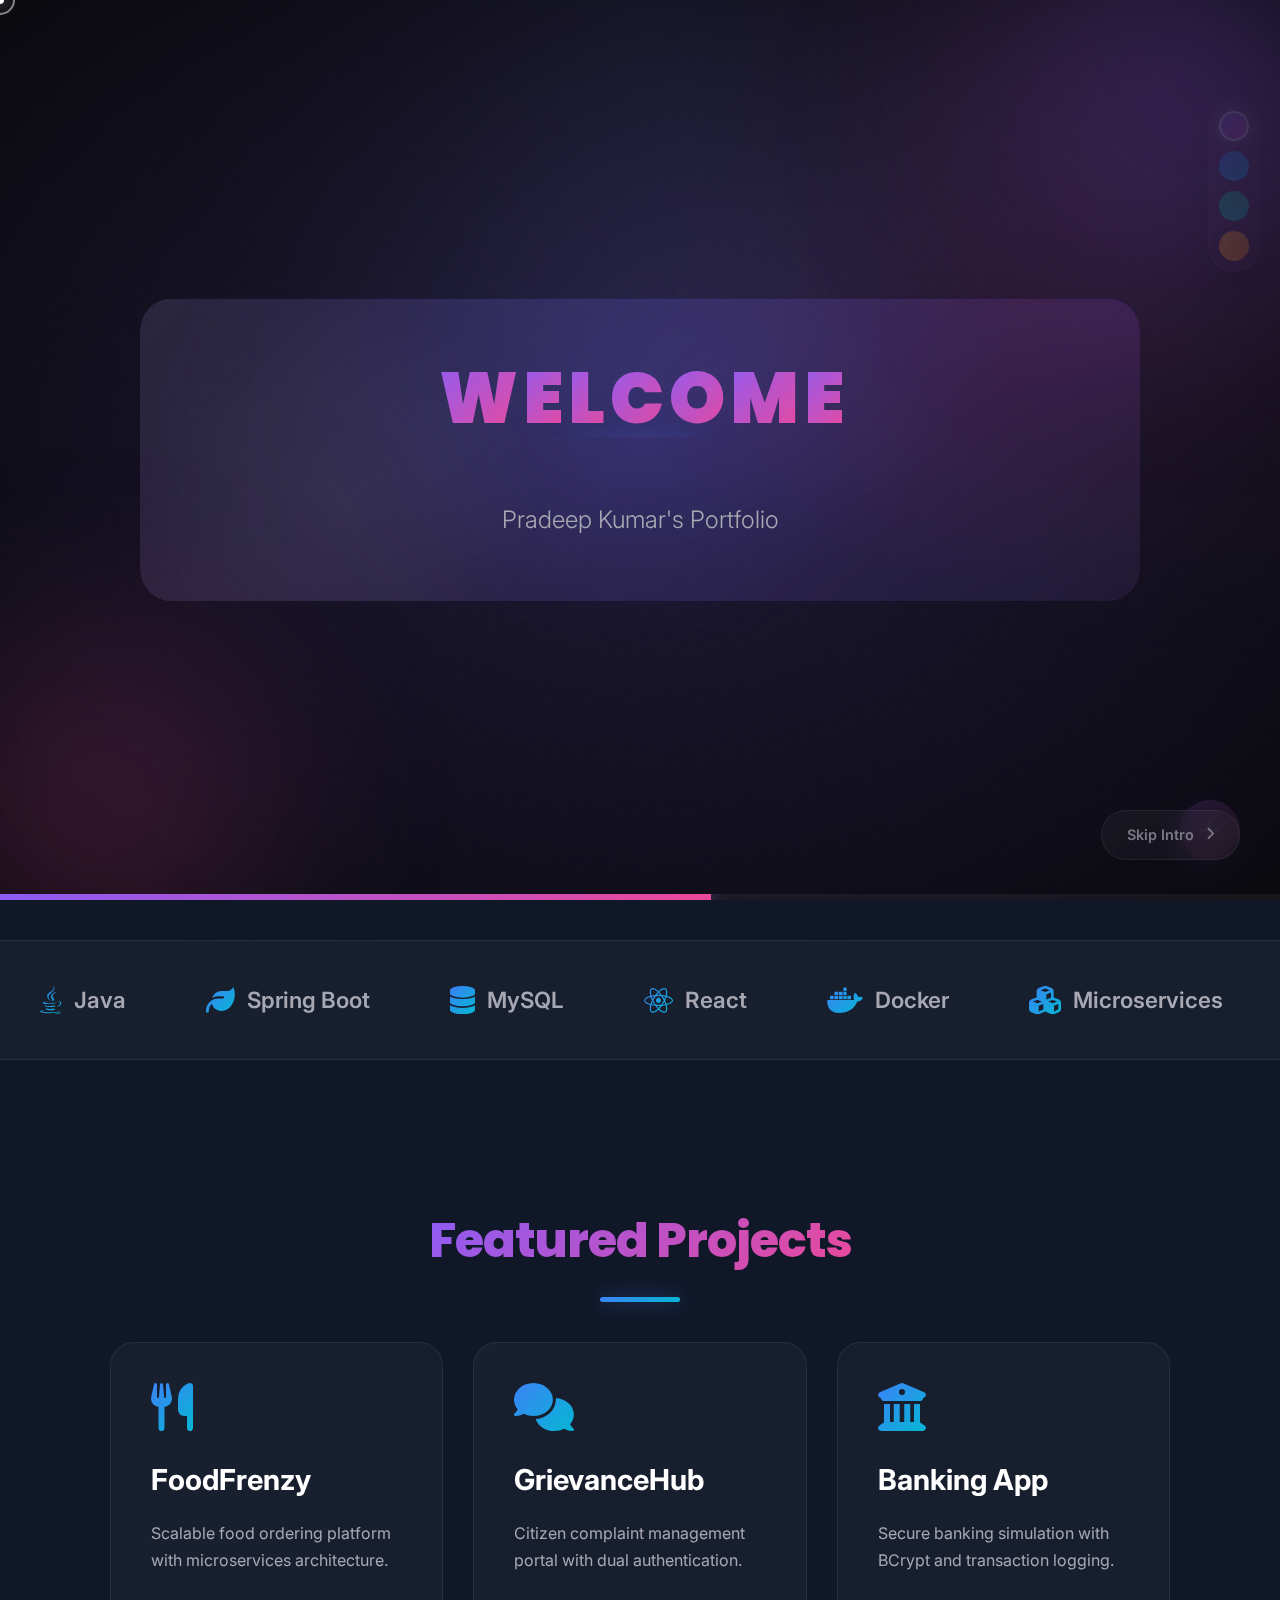
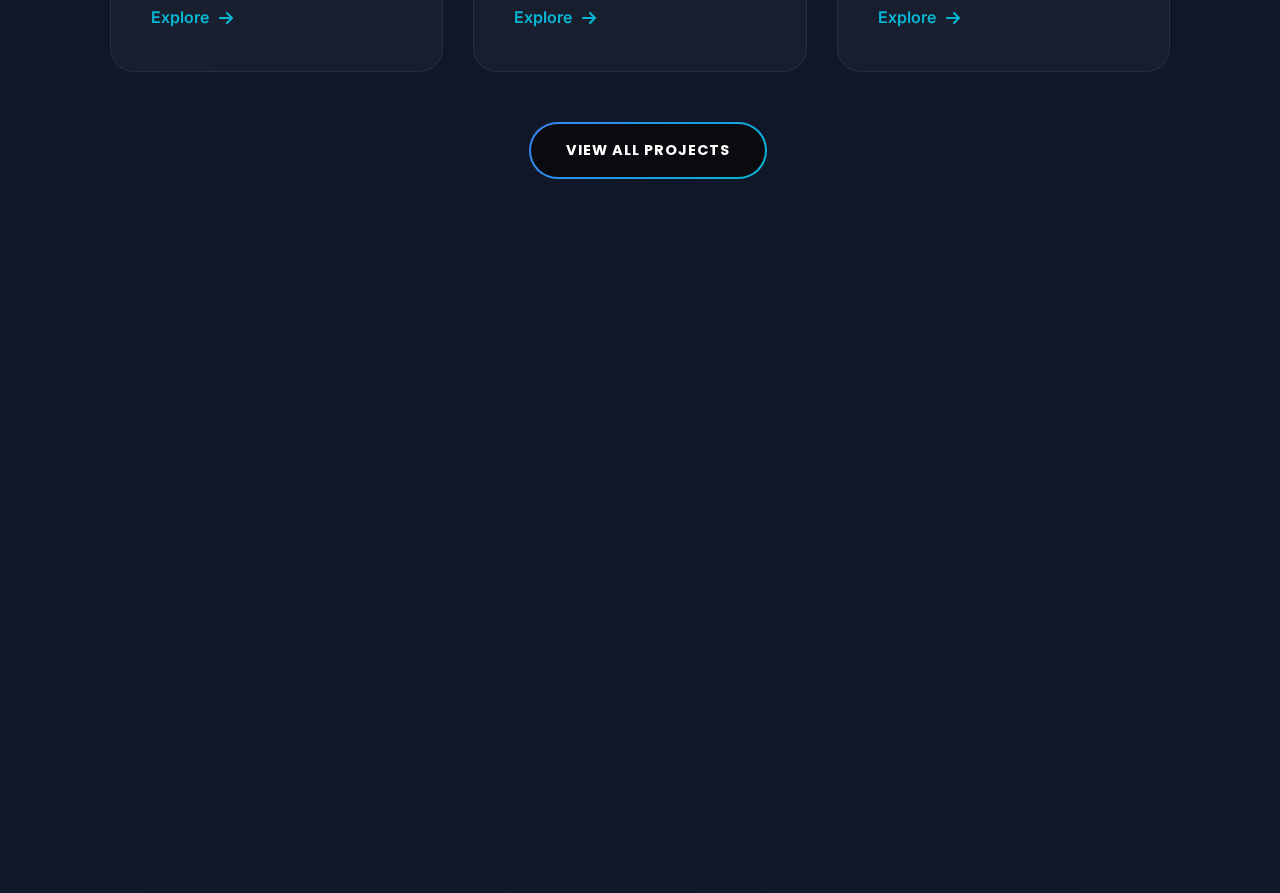
<file: index.html>
<!doctype html>
<html lang="en">
  <head>
    <meta charset="UTF-8" />
    <meta name="viewport" content="width=device-width, initial-scale=1.0" />
    <title>Pradeep Kumar | Portfolio</title>
    <link rel="stylesheet" href="styles.css" />

    <!-- Google Fonts -->
    <link rel="preconnect" href="https://fonts.googleapis.com" />
    <link rel="preconnect" href="https://fonts.gstatic.com" crossorigin />
    <link
      href="https://fonts.googleapis.com/css2?family=Inter:wght@300;400;600&family=Poppins:wght@500;700;800&display=swap"
      rel="stylesheet"
    />

    <!-- FontAwesome -->
    <link
      rel="stylesheet"
      href="https://cdnjs.cloudflare.com/ajax/libs/font-awesome/6.4.0/css/all.min.css"
    />
  </head>
  <body class="intro-active">
    <!-- Ultra-Premium UI Elements -->
    <div class="noise-overlay"></div>
    <div class="mesh-gradient"></div>
    <div class="cursor-dot"></div>
    <div class="cursor-outline"></div>

    <!-- Intro Overlay with Portfolio Preview -->
    <div id="intro-overlay">
      <div class="intro-orb orb-1"></div>
      <div class="intro-orb orb-2"></div>
      <div class="intro-content">
        <div class="intro-section active" data-section="welcome">
          <h1 class="intro-title"><span>Welcome</span></h1>
          <p class="intro-subtitle">Pradeep Kumar's Portfolio</p>
        </div>

        <div class="intro-section" data-section="about">
          <h2 class="intro-title"><span>About Me</span></h2>
          <p class="intro-desc">Java Developer | Problem Solver</p>
          <div class="intro-stats">
            <div class="stat-item">
              <span class="stat-number">B.Tech</span
              ><span class="stat-label">CSE Student</span>
            </div>
            <div class="stat-item">
              <span class="stat-number">350+</span
              ><span class="stat-label">LeetCode Problems</span>
            </div>
          </div>
        </div>

        <div class="intro-section" data-section="skills">
          <h2 class="intro-title"><span>Skills</span></h2>
          <div class="intro-skills">
            <span class="skill-tag">Java</span>
            <span class="skill-tag">Spring Boot</span>
            <span class="skill-tag">MySQL</span>
            <span class="skill-tag">React</span>
            <span class="skill-tag">Docker</span>
            <span class="skill-tag">Microservices</span>
          </div>
        </div>

        <div class="intro-section" data-section="projects">
          <h2 class="intro-title"><span>Featured Projects</span></h2>
          <div class="intro-projects">
            <div class="mini-project-card">
              <i class="fa-solid fa-utensils"></i>
              <span>FoodFrenzy</span>
            </div>
            <div class="mini-project-card">
              <i class="fa-solid fa-comments"></i>
              <span>GrievanceHub</span>
            </div>
            <div class="mini-project-card">
              <i class="fa-solid fa-university"></i>
              <span>Banking App</span>
            </div>
          </div>
        </div>

        <div class="intro-section" data-section="contact">
          <h2 class="intro-title"><span>Let's Connect</span></h2>
          <p class="intro-desc">Ready to build something amazing</p>
          <div class="intro-social">
            <div class="social-pill"><i class="fab fa-github"></i></div>
            <div class="social-pill"><i class="fab fa-linkedin"></i></div>
            <div class="social-pill"><i class="fa-solid fa-envelope"></i></div>
          </div>
        </div>
      </div>

      <div class="intro-skip" id="skipIntro">
        <span>Skip Intro</span>
        <i class="fa-solid fa-chevron-right"></i>
      </div>

      <div class="progress-container">
        <div class="progress-fill" id="intro-progress-bar"></div>
      </div>
    </div>
    <!-- Navigation -->
    <nav class="navbar">
      <div class="logo"><a href="index.html">PK.</a></div>
      <ul class="nav-links">
        <li><a href="index.html" class="active">Home</a></li>
        <li><a href="about.html">About</a></li>
        <li><a href="skills.html">Skills</a></li>
        <li><a href="projects.html">Projects</a></li>
        <li><a href="contact.html">Contact</a></li>
      </ul>
      <div class="hamburger">
        <i class="fa-solid fa-bars"></i>
      </div>
    </nav>

    <!-- Hero Section -->
    <header class="hero">
      <div class="container hero-content">
        <div class="profile-container">
          <img src="profile.jpg" alt="Pradeep Kumar" class="profile-pic" />
          <div class="profile-glow"></div>
        </div>

        <h1 class="hero-title">Pradeep Kumar</h1>
        <p class="hero-subtitle">
          I am a <span class="typing-text">Java Software Developer</span>
        </p>

        <div class="social-icons">
          <a href="https://linkedin.com/in/kumarpradeep23/" target="_blank"
            ><i class="fab fa-linkedin"></i
          ></a>
          <a href="https://github.com/pradeepkumar823" target="_blank"
            ><i class="fab fa-github"></i
          ></a>
          <a href="https://www.instagram.com/im_golusingh8/" target="_blank"
            ><i class="fab fa-instagram"></i
          ></a>
        </div>

        <div class="hero-buttons hidden stagger-3">
          <a
            href="https://drive.google.com/file/d/1_8SNa-sjaLLEftpxWt3L06Ig1GRwYiAL/view?usp=drivesdk"
            target="_blank"
            class="btn btn-primary"
            ><i class="fa-solid fa-download"></i> Download Resume</a
          >
          <a href="contact.html" class="btn btn-secondary">Contact Me</a>
        </div>
      </div>
    </header>

    <!-- Tech Stack Marquee -->
    <section class="tech-marquee">
      <div class="marquee-content">
        <span><i class="fab fa-java"></i> Java</span>
        <span><i class="fa-solid fa-leaf"></i> Spring Boot</span>
        <span><i class="fa-solid fa-database"></i> MySQL</span>
        <span><i class="fab fa-react"></i> React</span>
        <span><i class="fab fa-docker"></i> Docker</span>
        <span><i class="fa-solid fa-cubes"></i> Microservices</span>
        <span><i class="fab fa-aws"></i> AWS</span>
        <span><i class="fab fa-git-alt"></i> Git</span>
        <!-- Duplicate for seamless loop -->
        <span><i class="fab fa-java"></i> Java</span>
        <span><i class="fa-solid fa-leaf"></i> Spring Boot</span>
        <span><i class="fa-solid fa-database"></i> MySQL</span>
        <span><i class="fab fa-react"></i> React</span>
        <span><i class="fab fa-docker"></i> Docker</span>
        <span><i class="fa-solid fa-cubes"></i> Microservices</span>
        <span><i class="fab fa-aws"></i> AWS</span>
        <span><i class="fab fa-git-alt"></i> Git</span>
      </div>
    </section>

    <!-- Featured Projects Section -->
    <section class="featured-projects">
      <div class="container">
        <h2 class="section-title">Featured Projects</h2>
        <div class="featured-grid">
          <!-- FoodFrenzy -->
          <div class="featured-card">
            <div class="card-glow"></div>
            <div class="card-content">
              <i class="fa-solid fa-utensils project-icon"></i>
              <h3>FoodFrenzy</h3>
              <p>
                Scalable food ordering platform with microservices architecture.
              </p>
              <div class="card-footer">
                <a href="projects/foodfrenzy.html" class="link-btn"
                  >Explore <i class="fa-solid fa-arrow-right"></i
                ></a>
              </div>
            </div>
          </div>
          <!-- GrievanceHub -->
          <div class="featured-card">
            <div class="card-glow"></div>
            <div class="card-content">
              <i class="fa-solid fa-comments project-icon"></i>
              <h3>GrievanceHub</h3>
              <p>
                Citizen complaint management portal with dual authentication.
              </p>
              <div class="card-footer">
                <a href="projects/grievancehub.html" class="link-btn"
                  >Explore <i class="fa-solid fa-arrow-right"></i
                ></a>
              </div>
            </div>
          </div>
          <!-- Banking App -->
          <div class="featured-card">
            <div class="card-glow"></div>
            <div class="card-content">
              <i class="fa-solid fa-university project-icon"></i>
              <h3>Banking App</h3>
              <p>
                Secure banking simulation with BCrypt and transaction logging.
              </p>
              <div class="card-footer">
                <a href="projects/banking-app.html" class="link-btn"
                  >Explore <i class="fa-solid fa-arrow-right"></i
                ></a>
              </div>
            </div>
          </div>
        </div>
        <div class="view-all">
          <a href="projects.html" class="btn btn-secondary"
            >View All Projects</a
          >
        </div>
      </div>
    </section>

    <!-- Floating Action Menu -->
    <div class="fab-wrapper">
      <button class="fab-main" id="fabMain">
        <i class="fa-solid fa-plus"></i>
      </button>
      <div class="fab-menu" id="fabMenu">
        <a href="contact.html" title="Contact Me" class="fab-item"
          ><i class="fa-solid fa-envelope"></i
        ></a>
        <a
          href="https://linkedin.com/in/kumarpradeep23/"
          target="_blank"
          title="LinkedIn"
          class="fab-item"
          ><i class="fab fa-linkedin"></i
        ></a>
        <a
          href="https://github.com/pradeepkumar823"
          target="_blank"
          title="GitHub"
          class="fab-item"
          ><i class="fab fa-github"></i
        ></a>
      </div>
    </div>

    <!-- Theme Switcher -->
    <div class="theme-switcher">
      <button
        class="theme-btn theme-purple active"
        data-theme="purple"
        title="Purple Theme"
      ></button>
      <button
        class="theme-btn theme-blue"
        data-theme="blue"
        title="Blue Theme"
      ></button>
      <button
        class="theme-btn theme-emerald"
        data-theme="emerald"
        title="Emerald Theme"
      ></button>
      <button
        class="theme-btn theme-orange"
        data-theme="orange"
        title="Orange Theme"
      ></button>
    </div>

    <footer class="glass-footer">
      <div class="footer-container">
        <!-- Column 1: Brand Identity -->
        <div class="footer-column footer-brand">
          <h3 class="footer-logo">PK<span>.</span></h3>
          <p class="footer-tagline">
            Java Developer & Backend enthusiast specializing in high-performance
            digital solutions.
          </p>
          <div class="footer-badges">
            <span class="badge"
              ><i class="fa-solid fa-code"></i> Java Backend</span
            >
            <span class="badge"
              ><i class="fa-solid fa-bolt"></i> Modern AI</span
            >
          </div>
        </div>

        <!-- Column 2: Focus Areas -->
        <div class="footer-column">
          <h4 class="footer-heading">Focus Areas</h4>
          <ul class="footer-links">
            <li><span> AI </span></li>
            <li><span>Java Software Developer</span></li>
            <li><span>Microservices Architecture</span></li>
            <li><span>Spring Boot Ecosystem</span></li>
            <li><span>API Design & Security</span></li>
          </ul>
        </div>

        <!-- Column 3: Resources -->
        <div class="footer-column">
          <h4 class="footer-heading">Resources</h4>
          <ul class="footer-links">
            <li>
              <a href="https://github.com/pradeepkumar823" target="_blank"
                >View GitHub</a
              >
            </li>
            <li>
              <a href="https://linkedin.com/in/kumarpradeep23/" target="_blank"
                >LinkedIn Profile</a
              >
            </li>
            <li><a href="#projects">Recent Projects</a></li>
            <li><a href="mailto:pksinghgolu7610@gmail.com">Get in Touch</a></li>
          </ul>
        </div>

        <!-- Column 4: Contact -->
        <div class="footer-column footer-contact">
          <h4 class="footer-heading">Connect</h4>
          <div class="footer-social-lite">
            <a
              href="https://github.com/pradeepkumar823"
              target="_blank"
              class="social-pill-lite"
              title="GitHub"
              ><i class="fab fa-github"></i
            ></a>
            <a
              href="https://linkedin.com/in/kumarpradeep23/"
              target="_blank"
              class="social-pill-lite"
              title="LinkedIn"
              ><i class="fab fa-linkedin"></i
            ></a>
            <a
              href="https://www.instagram.com/im_golusingh8/"
              target="_blank"
              class="social-pill-lite"
              title="Instagram"
              ><i class="fab fa-instagram"></i
            ></a>
            <a
              href="mailto:pksinghgolu76310@gmail.com"
              class="social-pill-lite"
              title="Email"
              ><i class="fa-solid fa-envelope"></i
            ></a>
          </div>
          <div class="footer-info">
            <p><i class="fa-solid fa-map-marker-alt"></i> India</p>
            <p>
              <i class="fa-solid fa-paper-plane"></i> pksinghgolu76310@gmail.com
            </p>
          </div>
        </div>
      </div>
      <div class="footer-bottom">
        <div class="footer-divider"></div>
        <p class="footer-copyright">
          &copy; 2026 Pradeep Kumar. Built with
          <i class="fa-solid fa-heart" style="color: #e25555"></i> and Java.
        </p>
      </div>
    </footer>

    <!-- Back to Top Button -->
    <div id="back-to-top" class="back-to-top" title="Back to Top">
      <i class="fa-solid fa-arrow-up"></i>
      <div class="btn-glow"></div>
    </div>

    <script src="script.js"></script>
  </body>
</html>
</file>
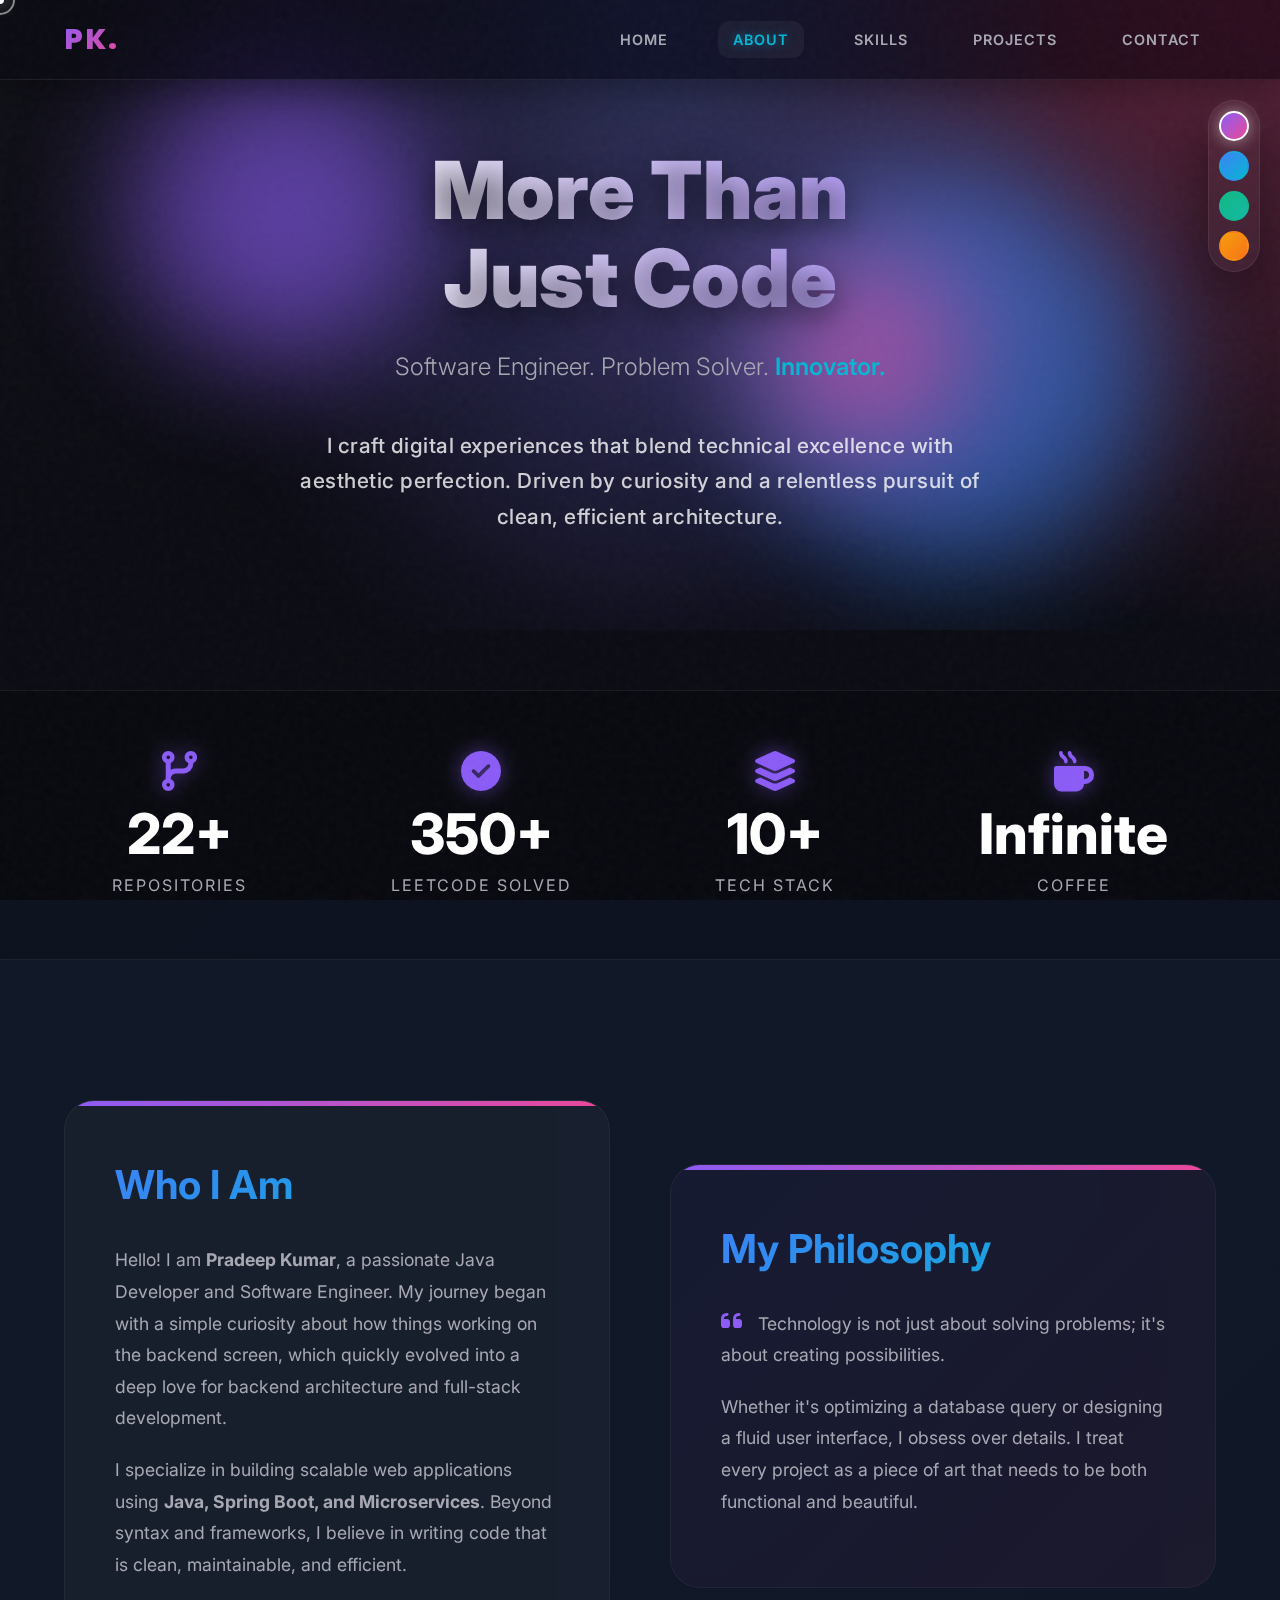
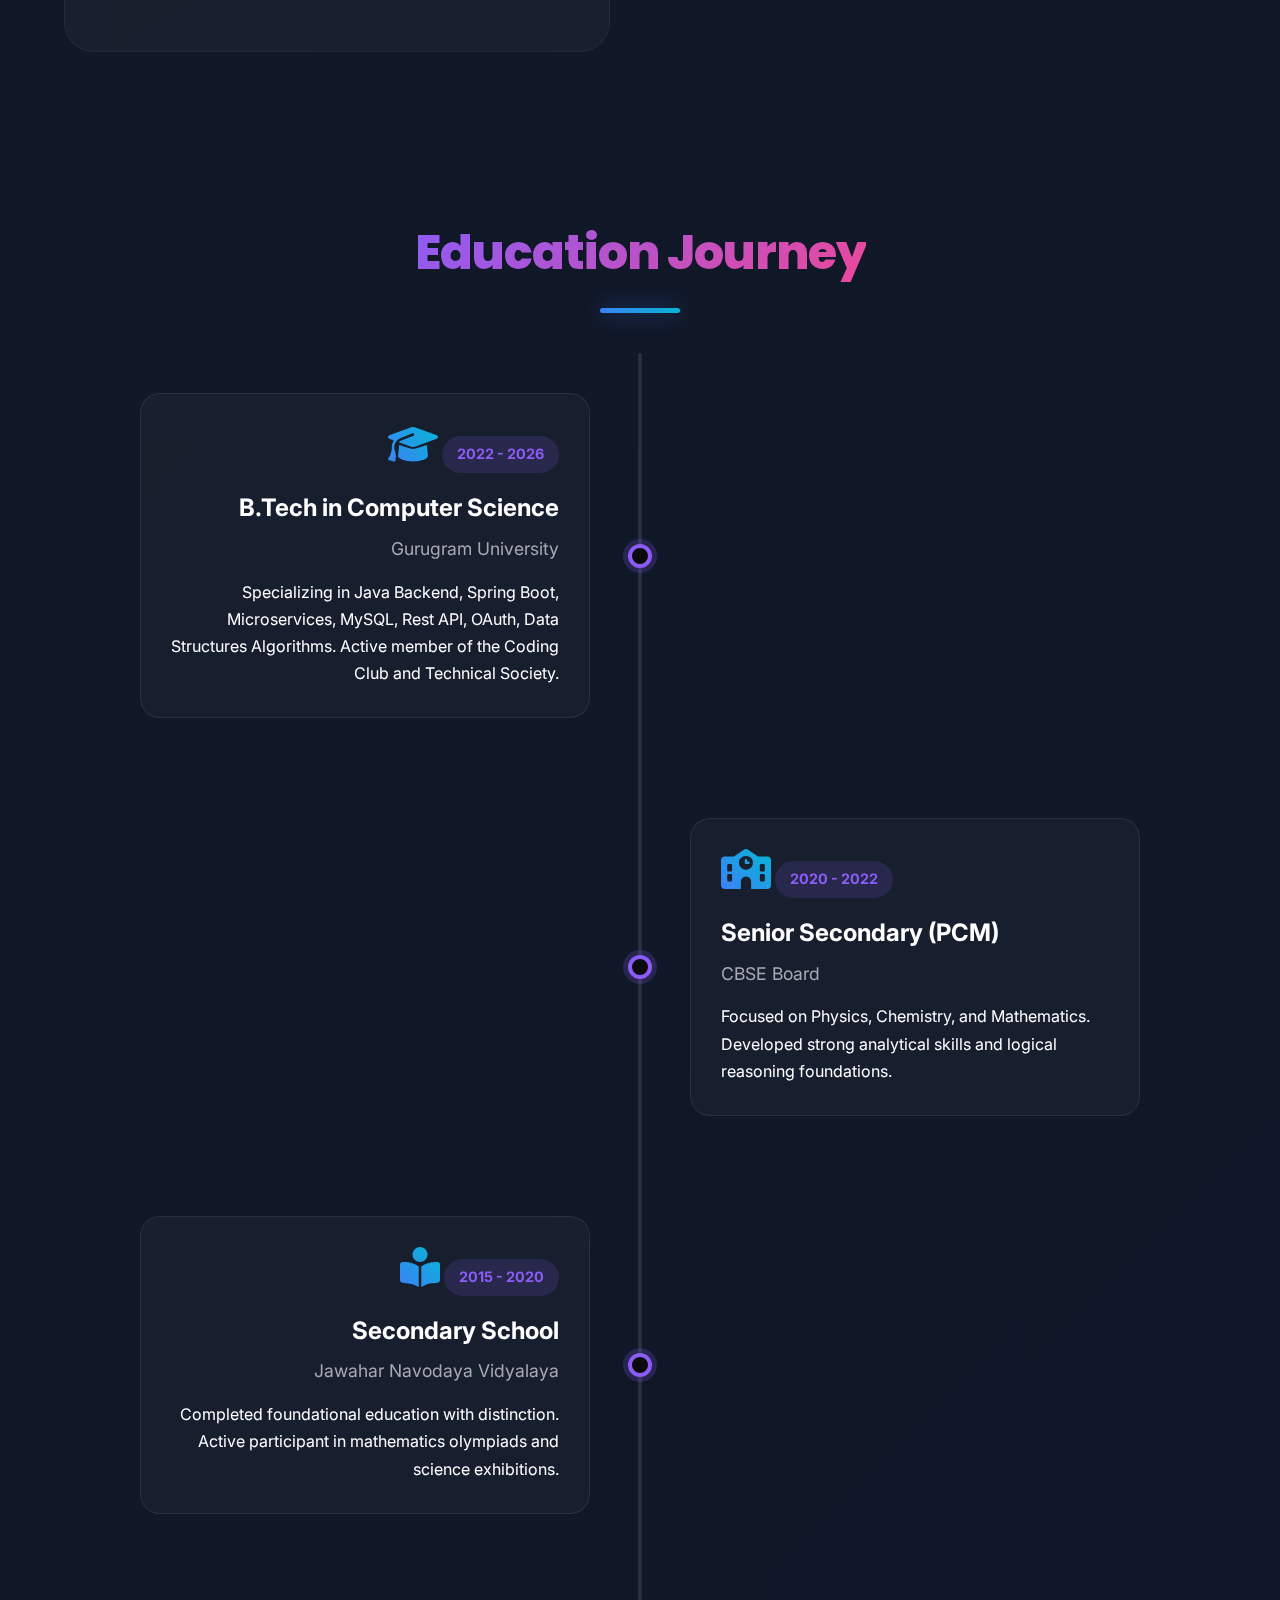
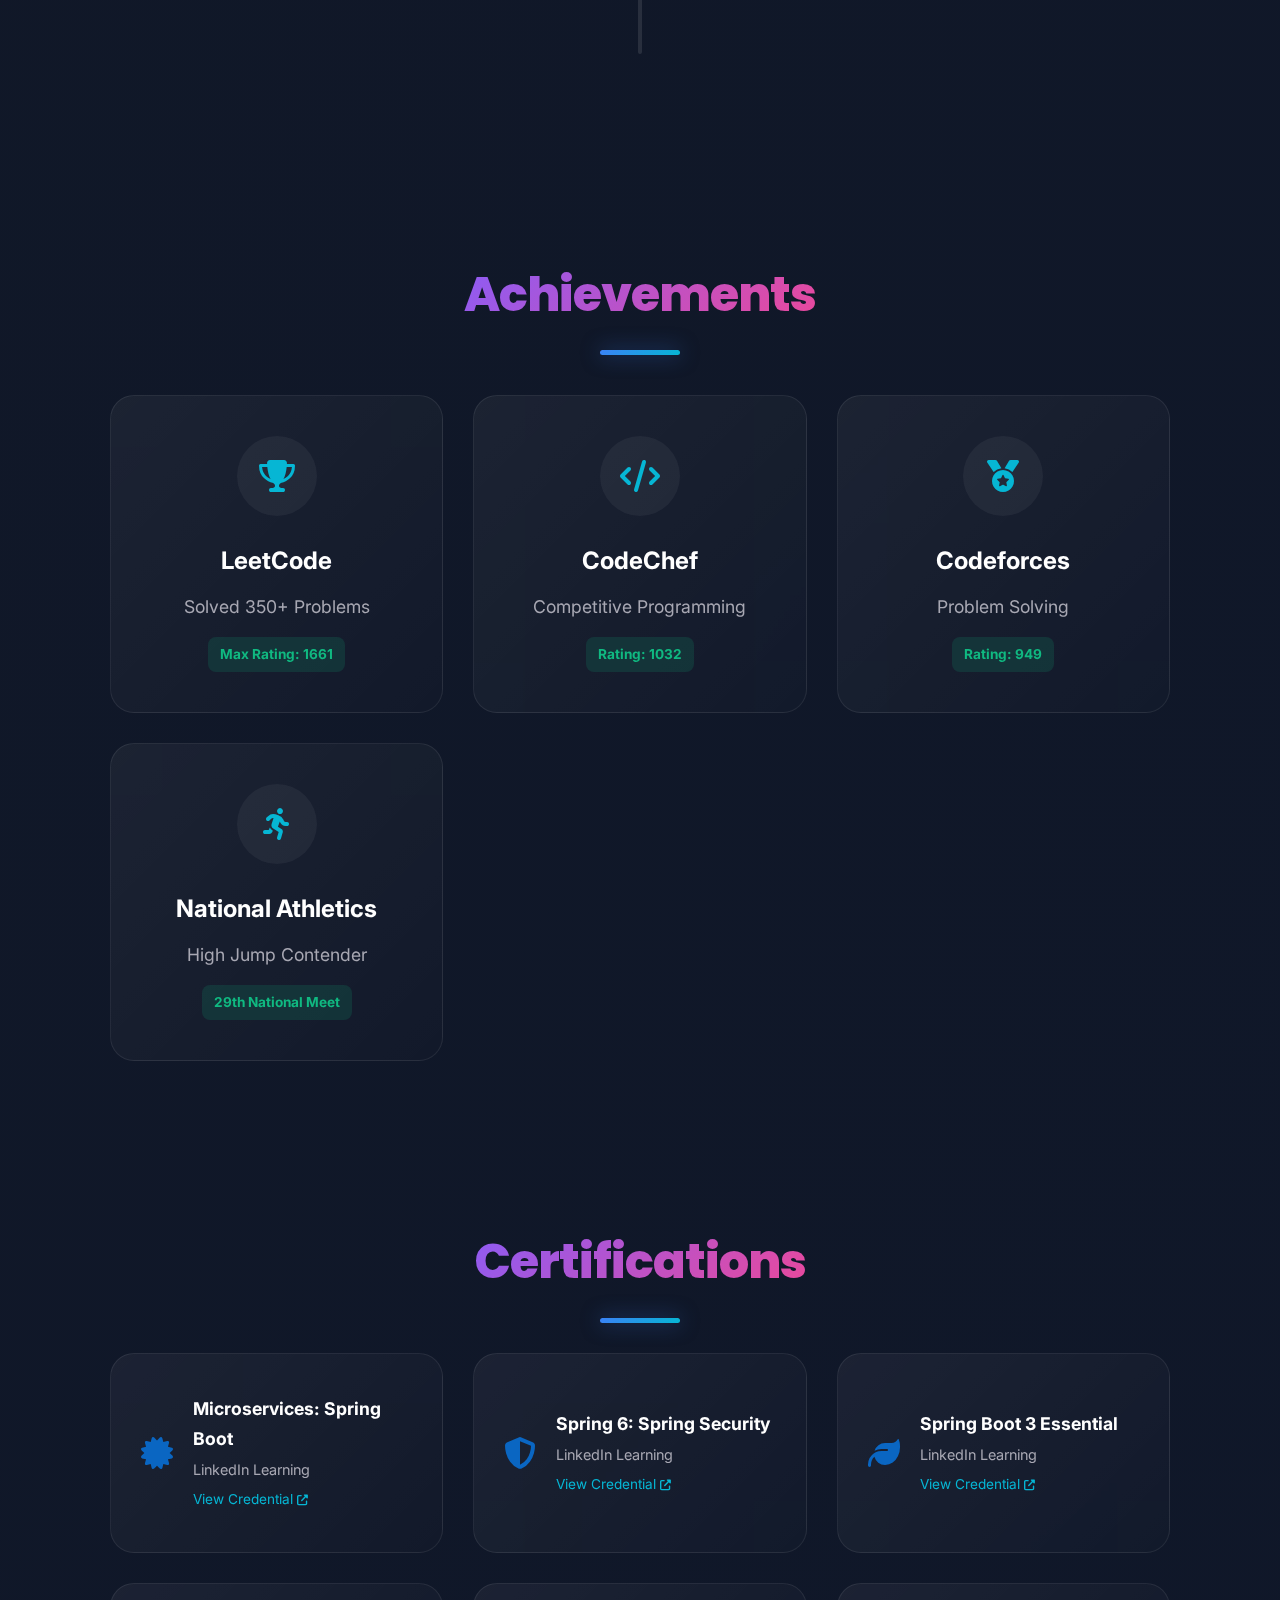
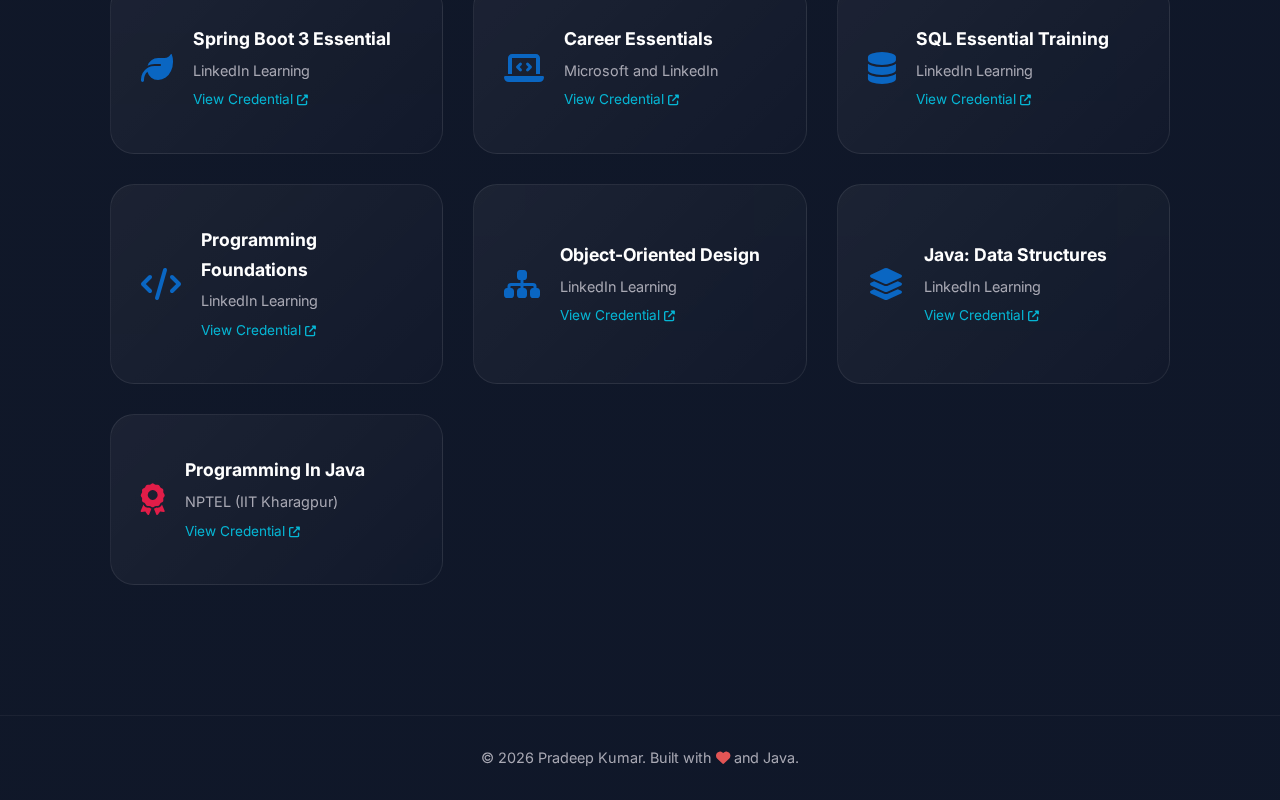
<file: about.html>
<!doctype html>
<html lang="en">
  <head>
    <meta charset="UTF-8" />
    <meta name="viewport" content="width=device-width, initial-scale=1.0" />
    <title>About | Pradeep Kumar</title>
    <link rel="stylesheet" href="styles.css" />

    <!-- Google Fonts -->
    <link rel="preconnect" href="https://fonts.googleapis.com" />
    <link rel="preconnect" href="https://fonts.gstatic.com" crossorigin />
    <link
      href="https://fonts.googleapis.com/css2?family=Inter:wght@300;400;600&family=Poppins:wght@500;700;800&display=swap"
      rel="stylesheet"
    />

    <!-- FontAwesome -->
    <link
      rel="stylesheet"
      href="https://cdnjs.cloudflare.com/ajax/libs/font-awesome/6.4.0/css/all.min.css"
    />
  </head>
  <body>
    <!-- Ultra-Premium UI Elements -->
    <div class="noise-overlay"></div>
    <div class="mesh-gradient"></div>
    <div class="cursor-dot"></div>
    <div class="cursor-outline"></div>

    <!-- Navigation -->
    <nav class="navbar">
      <div class="logo"><a href="index.html">PK.</a></div>
      <ul class="nav-links">
        <li><a href="index.html">Home</a></li>
        <li><a href="about.html" class="active">About</a></li>
        <li><a href="skills.html">Skills</a></li>
        <li><a href="projects.html">Projects</a></li>
        <li><a href="contact.html">Contact</a></li>
      </ul>
      <div class="hamburger">
        <i class="fa-solid fa-bars"></i>
      </div>
    </nav>

    <!-- Enhanced Styles -->
    <link rel="stylesheet" href="css/about-enhanced.css" />

    <!-- Enhanced Hero Section -->
    <section class="about-hero">
      <div class="about-hero-bg"></div>
      <div class="about-visual">
        <div class="floating-shape shape-1"></div>
        <div class="floating-shape shape-2"></div>
        <div class="floating-shape shape-3"></div>
      </div>

      <div class="about-intro-content">
        <h1 class="about-title-large">More Than <br />Just Code</h1>
        <p class="about-subtitle">
          Software Engineer. Problem Solver.
          <span class="highlight-text">Innovator.</span>
        </p>
        <p
          class="intro-desc"
          style="
            max-width: 700px;
            margin: 0 auto;
            color: rgba(255, 255, 255, 0.8);
          "
        >
          I craft digital experiences that blend technical excellence with
          aesthetic perfection. Driven by curiosity and a relentless pursuit of
          clean, efficient architecture.
        </p>
      </div>
    </section>

    <!-- Stats Counter Section -->
    <section class="stats-counter-section">
      <div class="stats-grid">
        <div class="stat-item-animated">
          <i class="fa-solid fa-code-branch stat-icon"></i>
          <span class="stat-number-animated">22+</span>
          <span class="stat-label-animated">Repositories</span>
        </div>
        <div class="stat-item-animated">
          <i class="fa-solid fa-check-circle stat-icon"></i>
          <span class="stat-number-animated">350+</span>
          <span class="stat-label-animated">LeetCode Solved</span>
        </div>
        <div class="stat-item-animated">
          <i class="fa-solid fa-layer-group stat-icon"></i>
          <span class="stat-number-animated">10+</span>
          <span class="stat-label-animated">Tech Stack</span>
        </div>
        <div class="stat-item-animated">
          <i class="fa-solid fa-mug-hot stat-icon"></i>
          <span class="stat-number-animated">Infinite</span>
          <span class="stat-label-animated">Coffee</span>
        </div>
      </div>
    </section>

    <!-- My Story Section -->
    <section class="story-section">
      <div class="section-container">
        <div class="story-grid">
          <div class="story-card">
            <div class="story-content">
              <h2>Who I Am</h2>
              <p>
                Hello! I am <strong>Pradeep Kumar</strong>, a passionate Java
                Developer and Software Engineer. My journey began with a simple
                curiosity about how things working on the backend screen, which
                quickly evolved into a deep love for backend architecture and
                full-stack development.
              </p>
              <p>
                I specialize in building scalable web applications using
                <strong>Java, Spring Boot, and Microservices</strong>. Beyond
                syntax and frameworks, I believe in writing code that is clean,
                maintainable, and efficient.
              </p>
            </div>
          </div>
          <div
            class="story-card"
            style="
              background: linear-gradient(
                135deg,
                rgba(139, 92, 246, 0.05),
                rgba(236, 72, 153, 0.05)
              );
            "
          >
            <div class="story-content">
              <h2>My Philosophy</h2>
              <p>
                <i
                  class="fa-solid fa-quote-left"
                  style="
                    color: var(--color-purple);
                    font-size: 1.5rem;
                    margin-right: 10px;
                  "
                ></i>
                Technology is not just about solving problems; it's about
                creating possibilities.
              </p>
              <p>
                Whether it's optimizing a database query or designing a fluid
                user interface, I obsess over details. I treat every project as
                a piece of art that needs to be both functional and beautiful.
              </p>
            </div>
          </div>
        </div>
      </div>
    </section>

    <!-- Enhanced Education Timeline -->
    <section id="education" class="section">
      <div class="container">
        <h2
          class="section-title"
          style="text-align: center; margin-bottom: 60px"
        >
          Education Journey
        </h2>
        <div class="timeline-enhanced">
          <!-- B.Tech -->
          <div class="timeline-node">
            <div class="timeline-dot"></div>
            <div class="timeline-content-card">
              <i class="fa-solid fa-graduation-cap timeline-icon"></i>
              <span class="timeline-date">2022 - 2026</span>
              <h3>B.Tech in Computer Science</h3>
              <h4>Gurugram University</h4>
              <p class="details">
                Specializing in Java Backend, Spring Boot, Microservices, MySQL,
                Rest API, OAuth, Data Structures Algorithms. Active member of
                the Coding Club and Technical Society.
              </p>
            </div>
          </div>

          <!-- 12th Grade -->
          <div class="timeline-node">
            <div class="timeline-dot"></div>
            <div class="timeline-content-card">
              <i class="fa-solid fa-school timeline-icon"></i>
              <span class="timeline-date">2020 - 2022</span>
              <h3>Senior Secondary (PCM)</h3>
              <h4>CBSE Board</h4>
              <p class="details">
                Focused on Physics, Chemistry, and Mathematics. Developed strong
                analytical skills and logical reasoning foundations.
              </p>
            </div>
          </div>

          <!-- 10th Grade -->
          <div class="timeline-node">
            <div class="timeline-dot"></div>
            <div class="timeline-content-card">
              <i class="fa-solid fa-book-reader timeline-icon"></i>
              <span class="timeline-date">2015 - 2020</span>
              <h3>Secondary School</h3>
              <h4>Jawahar Navodaya Vidyalaya</h4>
              <p class="details">
                Completed foundational education with distinction. Active
                participant in mathematics olympiads and science exhibitions.
              </p>
            </div>
          </div>
        </div>
      </div>
    </section>

    <!-- Enhanced Achievements -->
    <section id="achievements" class="section page-content">
      <div class="container">
        <h2 class="section-title" style="text-align: center">Achievements</h2>
        <div class="achievements-enhanced-grid">
          <div class="achievement-glass-card">
            <div class="achievement-icon-wrapper">
              <i class="fa-solid fa-trophy"></i>
            </div>
            <h3>LeetCode</h3>
            <p class="achievement-data">Solved 350+ Problems</p>
            <span class="achievement-badge">Max Rating: 1661</span>
          </div>

          <div class="achievement-glass-card">
            <div class="achievement-icon-wrapper">
              <i class="fa-solid fa-code"></i>
            </div>
            <h3>CodeChef</h3>
            <p class="achievement-data">Competitive Programming</p>
            <span class="achievement-badge">Rating: 1032</span>
          </div>

          <div class="achievement-glass-card">
            <div class="achievement-icon-wrapper">
              <i class="fa-solid fa-medal"></i>
            </div>
            <h3>Codeforces</h3>
            <p class="achievement-data">Problem Solving</p>
            <span class="achievement-badge">Rating: 949</span>
          </div>

          <div class="achievement-glass-card">
            <div class="achievement-icon-wrapper">
              <i class="fa-solid fa-running"></i>
            </div>
            <h3>National Athletics</h3>
            <p class="achievement-data">High Jump Contender</p>
            <span class="achievement-badge">29th National Meet</span>
          </div>
        </div>
      </div>
    </section>

    <!-- Certifications Section -->
    <section id="certifications" class="section">
      <div class="container">
        <h2
          class="section-title"
          style="text-align: center; margin-bottom: 40px"
        >
          Certifications
        </h2>
        <div
          class="achievements-enhanced-grid"
          style="grid-template-columns: repeat(auto-fit, minmax(300px, 1fr))"
        >
          <!-- LinkedIn Learning Certificates -->
          <div
            class="achievement-glass-card"
            style="
              text-align: left;
              display: flex;
              align-items: center;
              gap: 20px;
            "
          >
            <i
              class="fa-solid fa-certificate"
              style="font-size: 2rem; color: #0a66c2"
            ></i>
            <div>
              <h3 style="font-size: 1.1rem; margin-bottom: 5px">
                Microservices: Spring Boot
              </h3>
              <p style="color: var(--text-secondary); font-size: 0.9rem">
                LinkedIn Learning
              </p>
              <a
                href="https://www.linkedin.com/learning/certificates/ae8fa87f09b9ec5cc60221ea3e59a5c6ae860c0b9654ceba9163b2233d1a0350"
                target="_blank"
                style="
                  color: var(--color-cyan);
                  font-size: 0.85rem;
                  text-decoration: none;
                  margin-top: 5px;
                  display: inline-block;
                "
              >
                View Credential
                <i
                  class="fa-solid fa-external-link-alt"
                  style="font-size: 0.8em"
                ></i>
              </a>
            </div>
          </div>

          <div
            class="achievement-glass-card"
            style="
              text-align: left;
              display: flex;
              align-items: center;
              gap: 20px;
            "
          >
            <i
              class="fa-solid fa-shield-alt"
              style="font-size: 2rem; color: #0a66c2"
            ></i>
            <div>
              <h3 style="font-size: 1.1rem; margin-bottom: 5px">
                Spring 6: Spring Security
              </h3>
              <p style="color: var(--text-secondary); font-size: 0.9rem">
                LinkedIn Learning
              </p>
              <a
                href="https://www.linkedin.com/learning/certificates/801aa3293b6eed8edb05145ad7d1f270cd0a0360953bcd5509cd5c8f47eba1af"
                target="_blank"
                style="
                  color: var(--color-cyan);
                  font-size: 0.85rem;
                  text-decoration: none;
                  margin-top: 5px;
                  display: inline-block;
                "
              >
                View Credential
                <i
                  class="fa-solid fa-external-link-alt"
                  style="font-size: 0.8em"
                ></i>
              </a>
            </div>
          </div>

          <div
            class="achievement-glass-card"
            style="
              text-align: left;
              display: flex;
              align-items: center;
              gap: 20px;
            "
          >
            <i
              class="fa-solid fa-leaf"
              style="font-size: 2rem; color: #0a66c2"
            ></i>
            <div>
              <h3 style="font-size: 1.1rem; margin-bottom: 5px">
                Spring Boot 3 Essential
              </h3>
              <p style="color: var(--text-secondary); font-size: 0.9rem">
                LinkedIn Learning
              </p>
              <a
                href="https://www.linkedin.com/learning/certificates/0fbd5769f0c6c4488c7e66bcdb618d028d1047a87a042c7640c7aeb090309b0f"
                target="_blank"
                style="
                  color: var(--color-cyan);
                  font-size: 0.85rem;
                  text-decoration: none;
                  margin-top: 5px;
                  display: inline-block;
                "
              >
                View Credential
                <i
                  class="fa-solid fa-external-link-alt"
                  style="font-size: 0.8em"
                ></i>
              </a>
            </div>
          </div>

          <div
            class="achievement-glass-card"
            style="
              text-align: left;
              display: flex;
              align-items: center;
              gap: 20px;
            "
          >
            <i
              class="fa-solid fa-leaf"
              style="font-size: 2rem; color: #0a66c2"
            ></i>
            <div>
              <h3 style="font-size: 1.1rem; margin-bottom: 5px">
                Spring Boot 3 Essential
              </h3>
              <p style="color: var(--text-secondary); font-size: 0.9rem">
                LinkedIn Learning
              </p>
              <a
                href="https://www.linkedin.com/learning/certificates/0fbd5769f0c6c4488c7e66bcdb618d028d1047a87a042c7640c7aeb090309b0f"
                target="_blank"
                style="
                  color: var(--color-cyan);
                  font-size: 0.85rem;
                  text-decoration: none;
                  margin-top: 5px;
                  display: inline-block;
                "
              >
                View Credential
                <i
                  class="fa-solid fa-external-link-alt"
                  style="font-size: 0.8em"
                ></i>
              </a>
            </div>
          </div>

          <div
            class="achievement-glass-card"
            style="
              text-align: left;
              display: flex;
              align-items: center;
              gap: 20px;
            "
          >
            <i
              class="fa-solid fa-laptop-code"
              style="font-size: 2rem; color: #0a66c2"
            ></i>
            <div>
              <h3 style="font-size: 1.1rem; margin-bottom: 5px">
                Career Essentials
              </h3>
              <p style="color: var(--text-secondary); font-size: 0.9rem">
                Microsoft and LinkedIn
              </p>
              <a
                href="https://www.linkedin.com/learning/certificates/0fbd5769f0c6c4488c7e66bcdb618d028d1047a87a042c7640c7aeb090309b0f"
                target="_blank"
                style="
                  color: var(--color-cyan);
                  font-size: 0.85rem;
                  text-decoration: none;
                  margin-top: 5px;
                  display: inline-block;
                "
              >
                View Credential
                <i
                  class="fa-solid fa-external-link-alt"
                  style="font-size: 0.8em"
                ></i>
              </a>
            </div>
          </div>

          <div
            class="achievement-glass-card"
            style="
              text-align: left;
              display: flex;
              align-items: center;
              gap: 20px;
            "
          >
            <i
              class="fa-solid fa-database"
              style="font-size: 2rem; color: #0a66c2"
            ></i>
            <div>
              <h3 style="font-size: 1.1rem; margin-bottom: 5px">
                SQL Essential Training
              </h3>
              <p style="color: var(--text-secondary); font-size: 0.9rem">
                LinkedIn Learning
              </p>
              <a
                href="https://www.linkedin.com/learning/certificates/646d7d042a819a70278ac0ba7bbb01adfcd388570d912d7a1d77e22c67b3188a"
                target="_blank"
                style="
                  color: var(--color-cyan);
                  font-size: 0.85rem;
                  text-decoration: none;
                  margin-top: 5px;
                  display: inline-block;
                "
              >
                View Credential
                <i
                  class="fa-solid fa-external-link-alt"
                  style="font-size: 0.8em"
                ></i>
              </a>
            </div>
          </div>

          <div
            class="achievement-glass-card"
            style="
              text-align: left;
              display: flex;
              align-items: center;
              gap: 20px;
            "
          >
            <i
              class="fa-solid fa-code"
              style="font-size: 2rem; color: #0a66c2"
            ></i>
            <div>
              <h3 style="font-size: 1.1rem; margin-bottom: 5px">
                Programming Foundations
              </h3>
              <p style="color: var(--text-secondary); font-size: 0.9rem">
                LinkedIn Learning
              </p>
              <a
                href="https://www.linkedin.com/learning/certificates/50fa2b452fd32a4033d6ea3085e1cdd13f8a1dcc85a2a15751f6f8692a345ba8"
                target="_blank"
                style="
                  color: var(--color-cyan);
                  font-size: 0.85rem;
                  text-decoration: none;
                  margin-top: 5px;
                  display: inline-block;
                "
              >
                View Credential
                <i
                  class="fa-solid fa-external-link-alt"
                  style="font-size: 0.8em"
                ></i>
              </a>
            </div>
          </div>

          <div
            class="achievement-glass-card"
            style="
              text-align: left;
              display: flex;
              align-items: center;
              gap: 20px;
            "
          >
            <i
              class="fa-solid fa-sitemap"
              style="font-size: 2rem; color: #0a66c2"
            ></i>
            <div>
              <h3 style="font-size: 1.1rem; margin-bottom: 5px">
                Object-Oriented Design
              </h3>
              <p style="color: var(--text-secondary); font-size: 0.9rem">
                LinkedIn Learning
              </p>
              <a
                href="https://www.linkedin.com/learning/certificates/74a6b5344f14ee367f07953f39c3b0e93fa24bb0d9d35633365a3ba36987620b"
                target="_blank"
                style="
                  color: var(--color-cyan);
                  font-size: 0.85rem;
                  text-decoration: none;
                  margin-top: 5px;
                  display: inline-block;
                "
              >
                View Credential
                <i
                  class="fa-solid fa-external-link-alt"
                  style="font-size: 0.8em"
                ></i>
              </a>
            </div>
          </div>

          <div
            class="achievement-glass-card"
            style="
              text-align: left;
              display: flex;
              align-items: center;
              gap: 20px;
            "
          >
            <i
              class="fa-solid fa-layer-group"
              style="font-size: 2rem; color: #0a66c2"
            ></i>
            <div>
              <h3 style="font-size: 1.1rem; margin-bottom: 5px">
                Java: Data Structures
              </h3>
              <p style="color: var(--text-secondary); font-size: 0.9rem">
                LinkedIn Learning
              </p>
              <a
                href="https://www.linkedin.com/learning/certificates/2c0cb9f637a0c28cc80868755357f526388f1438b9436bb27d47a3b9f5badeb8"
                target="_blank"
                style="
                  color: var(--color-cyan);
                  font-size: 0.85rem;
                  text-decoration: none;
                  margin-top: 5px;
                  display: inline-block;
                "
              >
                View Credential
                <i
                  class="fa-solid fa-external-link-alt"
                  style="font-size: 0.8em"
                ></i>
              </a>
            </div>
          </div>

          <!-- NPTEL/Google Drive Certificate -->
          <div
            class="achievement-glass-card"
            style="
              text-align: left;
              display: flex;
              align-items: center;
              gap: 20px;
            "
          >
            <i
              class="fa-solid fa-award"
              style="font-size: 2rem; color: #e11d48"
            ></i>
            <div>
              <h3 style="font-size: 1.1rem; margin-bottom: 5px">
                Programming In Java
              </h3>
              <p style="color: var(--text-secondary); font-size: 0.9rem">
                NPTEL (IIT Kharagpur)
              </p>
              <a
                href="https://drive.google.com/file/d/1FhlDWMW2Qjli5siCkCQC5dSpoEG6J2nJ/view"
                target="_blank"
                style="
                  color: var(--color-cyan);
                  font-size: 0.85rem;
                  text-decoration: none;
                  margin-top: 5px;
                  display: inline-block;
                "
              >
                View Credential
                <i
                  class="fa-solid fa-external-link-alt"
                  style="font-size: 0.8em"
                ></i>
              </a>
            </div>
          </div>
        </div>
      </div>
    </section>

    <!-- Theme Switcher -->
    <div class="theme-switcher">
      <button
        class="theme-btn theme-purple active"
        data-theme="purple"
        title="Purple Theme"
      ></button>
      <button
        class="theme-btn theme-blue"
        data-theme="blue"
        title="Blue Theme"
      ></button>
      <button
        class="theme-btn theme-emerald"
        data-theme="emerald"
        title="Emerald Theme"
      ></button>
      <button
        class="theme-btn theme-orange"
        data-theme="orange"
        title="Orange Theme"
      ></button>
    </div>

    <footer>
      <p>
        &copy; 2026 Pradeep Kumar. Built with
        <i class="fa-solid fa-heart" style="color: #e25555"></i> and Java.
      </p>
    </footer>

    <script src="script.js"></script>
  </body>
</html>
</file>
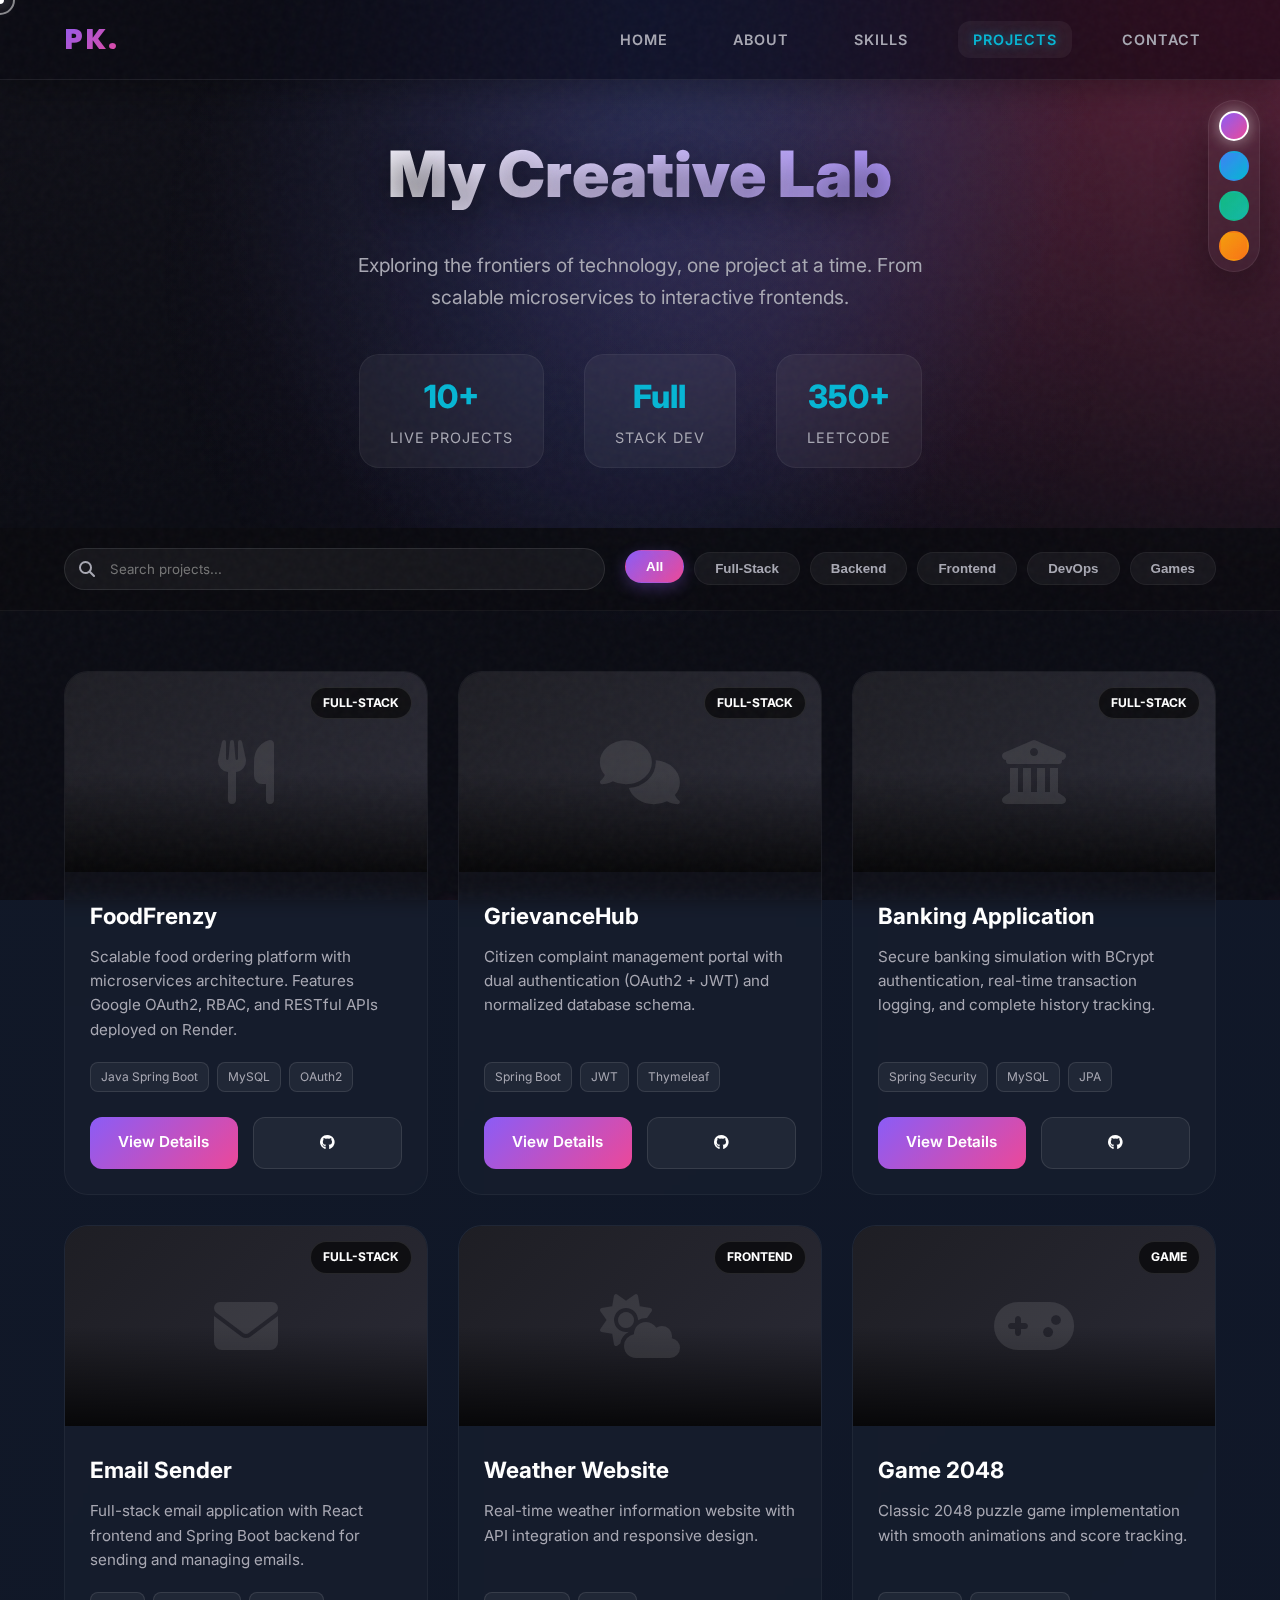
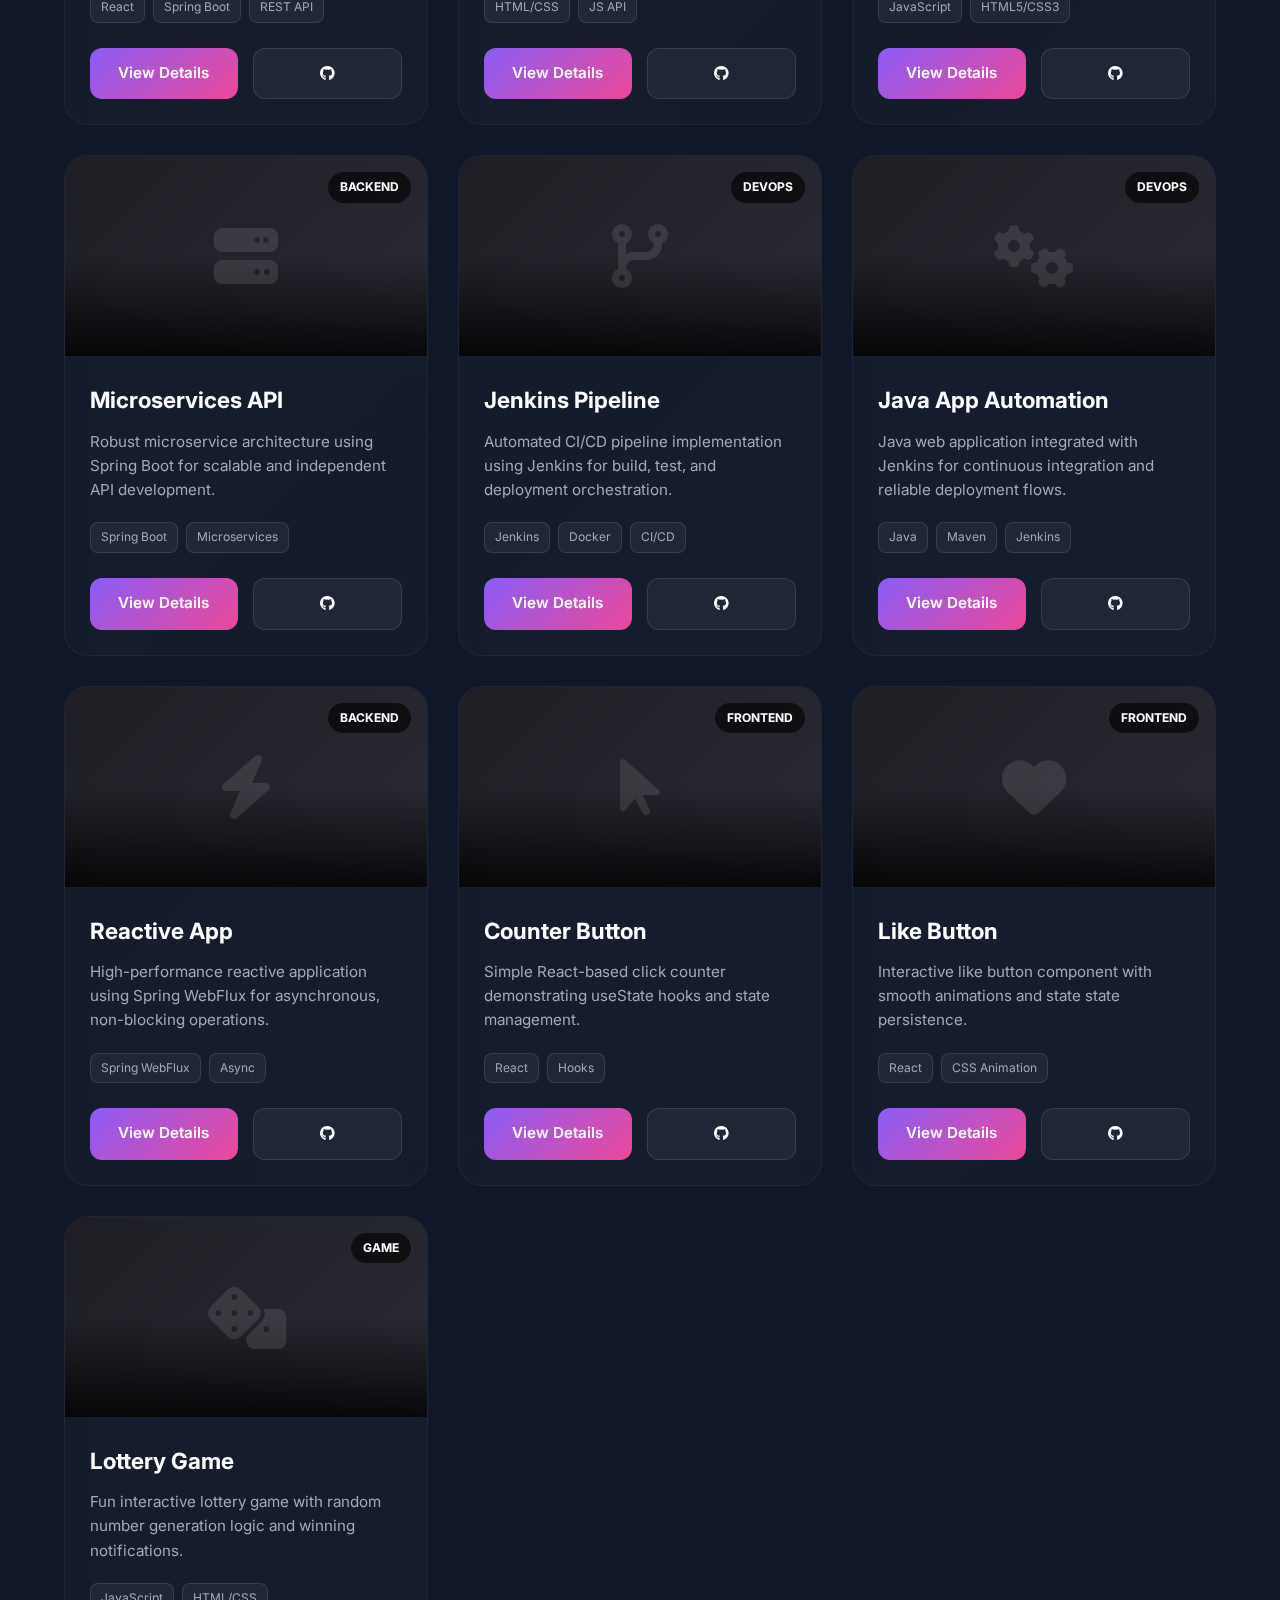
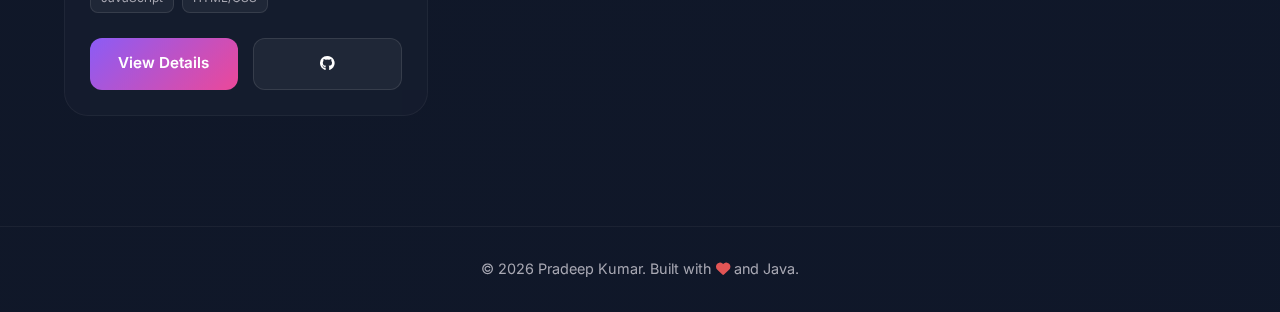
<file: projects.html>
<!doctype html>
<html lang="en">
  <head>
    <meta charset="UTF-8" />
    <meta name="viewport" content="width=device-width, initial-scale=1.0" />
    <title>Projects | Pradeep Kumar</title>
    <link rel="stylesheet" href="styles.css" />
    <link rel="stylesheet" href="css/projects-enhanced.css" />

    <!-- Google Fonts -->
    <link rel="preconnect" href="https://fonts.googleapis.com" />
    <link rel="preconnect" href="https://fonts.gstatic.com" crossorigin />
    <link
      href="https://fonts.googleapis.com/css2?family=Inter:wght@300;400;600&family=Poppins:wght@500;700;800&display=swap"
      rel="stylesheet"
    />

    <!-- FontAwesome -->
    <link
      rel="stylesheet"
      href="https://cdnjs.cloudflare.com/ajax/libs/font-awesome/6.4.0/css/all.min.css"
    />
  </head>
  <body>
    <!-- Ultra-Premium UI Elements -->
    <div class="noise-overlay"></div>
    <div class="mesh-gradient"></div>
    <div class="cursor-dot"></div>
    <div class="cursor-outline"></div>

    <!-- Navigation -->
    <nav class="navbar">
      <div class="logo"><a href="index.html">PK.</a></div>
      <ul class="nav-links">
        <li><a href="index.html">Home</a></li>
        <li><a href="about.html">About</a></li>
        <li><a href="skills.html">Skills</a></li>
        <li><a href="projects.html" class="active">Projects</a></li>
        <li><a href="contact.html">Contact</a></li>
      </ul>
      <div class="hamburger">
        <i class="fa-solid fa-bars"></i>
      </div>
    </nav>

    <!-- Projects Hero -->
    <section class="projects-hero">
      <div class="container">
        <h1>My Creative Lab</h1>
        <p>
          Exploring the frontiers of technology, one project at a time. From
          scalable microservices to interactive frontends.
        </p>
        <div class="project-stats">
          <div class="stat-item-hero">
            <span class="stat-number-hero">10+</span>
            <span class="stat-label-hero">Live Projects</span>
          </div>
          <div class="stat-item-hero">
            <span class="stat-number-hero">Full</span>
            <span class="stat-label-hero">Stack Dev</span>
          </div>
          <div class="stat-item-hero">
            <span class="stat-number-hero">350+</span>
            <span class="stat-label-hero">LeetCode</span>
          </div>
        </div>
      </div>
    </section>

    <!-- Filter Section -->
    <section class="filter-section">
      <div class="filter-container">
        <div class="search-box">
          <i class="fa-solid fa-search"></i>
          <input
            type="text"
            id="searchInput"
            placeholder="Search projects..."
          />
        </div>
        <div class="filter-buttons">
          <button class="filter-btn active" data-filter="all">All</button>
          <button class="filter-btn" data-filter="fullstack">Full-Stack</button>
          <button class="filter-btn" data-filter="backend">Backend</button>
          <button class="filter-btn" data-filter="frontend">Frontend</button>
          <button class="filter-btn" data-filter="devops">DevOps</button>
          <button class="filter-btn" data-filter="game">Games</button>
        </div>
      </div>
    </section>

    <!-- Projects Grid -->
    <section class="projects-grid">
      <div class="grid-container" id="projectsContainer">
        <!-- FoodFrenzy -->
        <div class="project-card-glass" data-category="fullstack">
          <span class="project-category-badge">Full-Stack</span>
          <div class="project-thumbnail">
            <i class="fa-solid fa-utensils"></i>
          </div>
          <div class="project-info">
            <h3>FoodFrenzy</h3>
            <p class="project-description">
              Scalable food ordering platform with microservices architecture.
              Features Google OAuth2, RBAC, and RESTful APIs deployed on Render.
            </p>
            <div class="tech-tags">
              <span class="tech-tag-small">Java Spring Boot</span>
              <span class="tech-tag-small">MySQL</span>
              <span class="tech-tag-small">OAuth2</span>
            </div>
            <div class="project-links">
              <a href="projects/foodfrenzy.html" class="project-link-btn"
                >View Details</a
              >
              <a
                href="https://github.com/pradeepkumar823/FoodFrenzy-main"
                target="_blank"
                class="project-link-btn secondary"
                ><i class="fab fa-github"></i
              ></a>
            </div>
          </div>
        </div>

        <!-- GrievanceHub -->
        <div class="project-card-glass" data-category="fullstack">
          <span class="project-category-badge">Full-Stack</span>
          <div class="project-thumbnail">
            <i class="fa-solid fa-comments"></i>
          </div>
          <div class="project-info">
            <h3>GrievanceHub</h3>
            <p class="project-description">
              Citizen complaint management portal with dual authentication
              (OAuth2 + JWT) and normalized database schema.
            </p>
            <div class="tech-tags">
              <span class="tech-tag-small">Spring Boot</span>
              <span class="tech-tag-small">JWT</span>
              <span class="tech-tag-small">Thymeleaf</span>
            </div>
            <div class="project-links">
              <a href="projects/grievancehub.html" class="project-link-btn"
                >View Details</a
              >
              <a
                href="https://github.com/pradeepkumar823/GrievanceHub"
                target="_blank"
                class="project-link-btn secondary"
                ><i class="fab fa-github"></i
              ></a>
            </div>
          </div>
        </div>

        <!-- Banking App -->
        <div class="project-card-glass" data-category="fullstack">
          <span class="project-category-badge">Full-Stack</span>
          <div class="project-thumbnail">
            <i class="fa-solid fa-university"></i>
          </div>
          <div class="project-info">
            <h3>Banking Application</h3>
            <p class="project-description">
              Secure banking simulation with BCrypt authentication, real-time
              transaction logging, and complete history tracking.
            </p>
            <div class="tech-tags">
              <span class="tech-tag-small">Spring Security</span>
              <span class="tech-tag-small">MySQL</span>
              <span class="tech-tag-small">JPA</span>
            </div>
            <div class="project-links">
              <a href="projects/banking-app.html" class="project-link-btn"
                >View Details</a
              >
              <a
                href="https://github.com/pradeepkumar823/Simple-Banking-Application"
                target="_blank"
                class="project-link-btn secondary"
                ><i class="fab fa-github"></i
              ></a>
            </div>
          </div>
        </div>

        <!-- Email Sender -->
        <div class="project-card-glass" data-category="fullstack">
          <span class="project-category-badge">Full-Stack</span>
          <div class="project-thumbnail">
            <i class="fa-solid fa-envelope"></i>
          </div>
          <div class="project-info">
            <h3>Email Sender</h3>
            <p class="project-description">
              Full-stack email application with React frontend and Spring Boot
              backend for sending and managing emails.
            </p>
            <div class="tech-tags">
              <span class="tech-tag-small">React</span>
              <span class="tech-tag-small">Spring Boot</span>
              <span class="tech-tag-small">REST API</span>
            </div>
            <div class="project-links">
              <a href="projects/email-sender.html" class="project-link-btn"
                >View Details</a
              >
              <a
                href="https://github.com/pradeepkumar823/EmailSender-frontend"
                target="_blank"
                class="project-link-btn secondary"
                ><i class="fab fa-github"></i
              ></a>
            </div>
          </div>
        </div>

        <!-- Weather Website -->
        <div class="project-card-glass" data-category="frontend">
          <span class="project-category-badge">Frontend</span>
          <div class="project-thumbnail">
            <i class="fa-solid fa-cloud-sun"></i>
          </div>
          <div class="project-info">
            <h3>Weather Website</h3>
            <p class="project-description">
              Real-time weather information website with API integration and
              responsive design.
            </p>
            <div class="tech-tags">
              <span class="tech-tag-small">HTML/CSS</span>
              <span class="tech-tag-small">JS API</span>
            </div>
            <div class="project-links">
              <a href="projects/weather-website.html" class="project-link-btn"
                >View Details</a
              >
              <a
                href="https://github.com/pradeepkumar823/Weather-Website"
                target="_blank"
                class="project-link-btn secondary"
                ><i class="fab fa-github"></i
              ></a>
            </div>
          </div>
        </div>

        <!-- Game 2048 -->
        <div class="project-card-glass" data-category="game">
          <span class="project-category-badge">Game</span>
          <div class="project-thumbnail">
            <i class="fa-solid fa-gamepad"></i>
          </div>
          <div class="project-info">
            <h3>Game 2048</h3>
            <p class="project-description">
              Classic 2048 puzzle game implementation with smooth animations and
              score tracking.
            </p>
            <div class="tech-tags">
              <span class="tech-tag-small">JavaScript</span>
              <span class="tech-tag-small">HTML5/CSS3</span>
            </div>
            <div class="project-links">
              <a href="projects/game2048.html" class="project-link-btn"
                >View Details</a
              >
              <a
                href="https://github.com/pradeepkumar823/game2048"
                target="_blank"
                class="project-link-btn secondary"
                ><i class="fab fa-github"></i
              ></a>
            </div>
          </div>
        </div>

        <!-- Microservice -->
        <div class="project-card-glass" data-category="backend">
          <span class="project-category-badge">Backend</span>
          <div class="project-thumbnail">
            <i class="fa-solid fa-server"></i>
          </div>
          <div class="project-info">
            <h3>Microservices API</h3>
            <p class="project-description">
              Robust microservice architecture using Spring Boot for scalable
              and independent API development.
            </p>
            <div class="tech-tags">
              <span class="tech-tag-small">Spring Boot</span>
              <span class="tech-tag-small">Microservices</span>
            </div>
            <div class="project-links">
              <a href="projects/microservices.html" class="project-link-btn"
                >View Details</a
              >
              <a
                href="https://github.com/pradeepkumar823/Microservice"
                target="_blank"
                class="project-link-btn secondary"
                ><i class="fab fa-github"></i
              ></a>
            </div>
          </div>
        </div>

        <!-- Jenkins Pipeline -->
        <div class="project-card-glass" data-category="devops">
          <span class="project-category-badge">DevOps</span>
          <div class="project-thumbnail">
            <i class="fa-solid fa-code-branch"></i>
          </div>
          <div class="project-info">
            <h3>Jenkins Pipeline</h3>
            <p class="project-description">
              Automated CI/CD pipeline implementation using Jenkins for build,
              test, and deployment orchestration.
            </p>
            <div class="tech-tags">
              <span class="tech-tag-small">Jenkins</span>
              <span class="tech-tag-small">Docker</span>
              <span class="tech-tag-small">CI/CD</span>
            </div>
            <div class="project-links">
              <a href="projects/devops-projects.html" class="project-link-btn"
                >View Details</a
              >
              <a
                href="https://github.com/pradeepkumar823/pipeline-example"
                target="_blank"
                class="project-link-btn secondary"
                ><i class="fab fa-github"></i
              ></a>
            </div>
          </div>
        </div>

        <!-- Java App Jenkins -->
        <div class="project-card-glass" data-category="devops">
          <span class="project-category-badge">DevOps</span>
          <div class="project-thumbnail">
            <i class="fa-solid fa-cogs"></i>
          </div>
          <div class="project-info">
            <h3>Java App Automation</h3>
            <p class="project-description">
              Java web application integrated with Jenkins for continuous
              integration and reliable deployment flows.
            </p>
            <div class="tech-tags">
              <span class="tech-tag-small">Java</span>
              <span class="tech-tag-small">Maven</span>
              <span class="tech-tag-small">Jenkins</span>
            </div>
            <div class="project-links">
              <a href="projects/devops-projects.html" class="project-link-btn"
                >View Details</a
              >
              <a
                href="https://github.com/pradeepkumar823/javaapp-jenkins"
                target="_blank"
                class="project-link-btn secondary"
                ><i class="fab fa-github"></i
              ></a>
            </div>
          </div>
        </div>

        <!-- Reactive App -->
        <div class="project-card-glass" data-category="backend">
          <span class="project-category-badge">Backend</span>
          <div class="project-thumbnail">
            <i class="fa-solid fa-bolt"></i>
          </div>
          <div class="project-info">
            <h3>Reactive App</h3>
            <p class="project-description">
              High-performance reactive application using Spring WebFlux for
              asynchronous, non-blocking operations.
            </p>
            <div class="tech-tags">
              <span class="tech-tag-small">Spring WebFlux</span>
              <span class="tech-tag-small">Async</span>
            </div>
            <div class="project-links">
              <a href="projects/microservices.html" class="project-link-btn"
                >View Details</a
              >
              <a
                href="https://github.com/pradeepkumar823/reactive-app-with-asynchronous-api"
                target="_blank"
                class="project-link-btn secondary"
                ><i class="fab fa-github"></i
              ></a>
            </div>
          </div>
        </div>

        <!-- Counter Button -->
        <div class="project-card-glass" data-category="frontend">
          <span class="project-category-badge">Frontend</span>
          <div class="project-thumbnail">
            <i class="fa-solid fa-mouse-pointer"></i>
          </div>
          <div class="project-info">
            <h3>Counter Button</h3>
            <p class="project-description">
              Simple React-based click counter demonstrating useState hooks and
              state management.
            </p>
            <div class="tech-tags">
              <span class="tech-tag-small">React</span>
              <span class="tech-tag-small">Hooks</span>
            </div>
            <div class="project-links">
              <a href="projects/frontend-projects.html" class="project-link-btn"
                >View Details</a
              >
              <a
                href="https://github.com/pradeepkumar823/COUNTER-BUTTON"
                target="_blank"
                class="project-link-btn secondary"
                ><i class="fab fa-github"></i
              ></a>
            </div>
          </div>
        </div>

        <!-- Like Button -->
        <div class="project-card-glass" data-category="frontend">
          <span class="project-category-badge">Frontend</span>
          <div class="project-thumbnail">
            <i class="fa-solid fa-heart"></i>
          </div>
          <div class="project-info">
            <h3>Like Button</h3>
            <p class="project-description">
              Interactive like button component with smooth animations and state
              state persistence.
            </p>
            <div class="tech-tags">
              <span class="tech-tag-small">React</span>
              <span class="tech-tag-small">CSS Animation</span>
            </div>
            <div class="project-links">
              <a href="projects/frontend-projects.html" class="project-link-btn"
                >View Details</a
              >
              <a
                href="https://github.com/pradeepkumar823/Like-Button"
                target="_blank"
                class="project-link-btn secondary"
                ><i class="fab fa-github"></i
              ></a>
            </div>
          </div>
        </div>

        <!-- Lottery Game -->
        <div class="project-card-glass" data-category="game">
          <span class="project-category-badge">Game</span>
          <div class="project-thumbnail">
            <i class="fa-solid fa-dice"></i>
          </div>
          <div class="project-info">
            <h3>Lottery Game</h3>
            <p class="project-description">
              Fun interactive lottery game with random number generation logic
              and winning notifications.
            </p>
            <div class="tech-tags">
              <span class="tech-tag-small">JavaScript</span>
              <span class="tech-tag-small">HTML/CSS</span>
            </div>
            <div class="project-links">
              <a href="projects/frontend-projects.html" class="project-link-btn"
                >View Details</a
              >
              <a
                href="https://github.com/pradeepkumar823/Lottery-Game"
                target="_blank"
                class="project-link-btn secondary"
                ><i class="fab fa-github"></i
              ></a>
            </div>
          </div>
        </div>
      </div>
    </section>

    <!-- Theme Switcher -->
    <div class="theme-switcher">
      <button
        class="theme-btn theme-purple active"
        data-theme="purple"
        title="Purple Theme"
      ></button>
      <button
        class="theme-btn theme-blue"
        data-theme="blue"
        title="Blue Theme"
      ></button>
      <button
        class="theme-btn theme-emerald"
        data-theme="emerald"
        title="Emerald Theme"
      ></button>
      <button
        class="theme-btn theme-orange"
        data-theme="orange"
        title="Orange Theme"
      ></button>
    </div>

    <footer>
      <p>
        &copy; 2026 Pradeep Kumar. Built with
        <i class="fa-solid fa-heart" style="color: #e25555"></i> and Java.
      </p>
    </footer>

    <script src="script.js"></script>
    <script>
      // Project Filter and Search
      const searchInput = document.getElementById("searchInput");
      const filterBtns = document.querySelectorAll(".filter-btn");
      const projectCards = document.querySelectorAll(".project-card-glass");

      // Search functionality
      searchInput.addEventListener("input", (e) => {
        const searchTerm = e.target.value.toLowerCase();
        projectCards.forEach((card) => {
          const title = card.querySelector("h3").textContent.toLowerCase();
          const description = card
            .querySelector(".project-description")
            .textContent.toLowerCase();
          const tags = Array.from(card.querySelectorAll(".tech-tag-small"))
            .map((tag) => tag.textContent.toLowerCase())
            .join(" ");

          if (
            title.includes(searchTerm) ||
            description.includes(searchTerm) ||
            tags.includes(searchTerm)
          ) {
            card.style.display = "flex";
          } else {
            card.style.display = "none";
          }
        });
      });

      // Filter functionality
      filterBtns.forEach((btn) => {
        btn.addEventListener("click", () => {
          // Remove active class from all buttons
          filterBtns.forEach((b) => b.classList.remove("active"));
          // Add active class to clicked button
          btn.classList.add("active");

          const filter = btn.getAttribute("data-filter");

          projectCards.forEach((card) => {
            if (
              filter === "all" ||
              card.getAttribute("data-category") === filter
            ) {
              card.style.display = "flex";
            } else {
              card.style.display = "none";
            }
          });

          // Reset search
          searchInput.value = "";
        });
      });
    </script>
  </body>
</html>
</file>
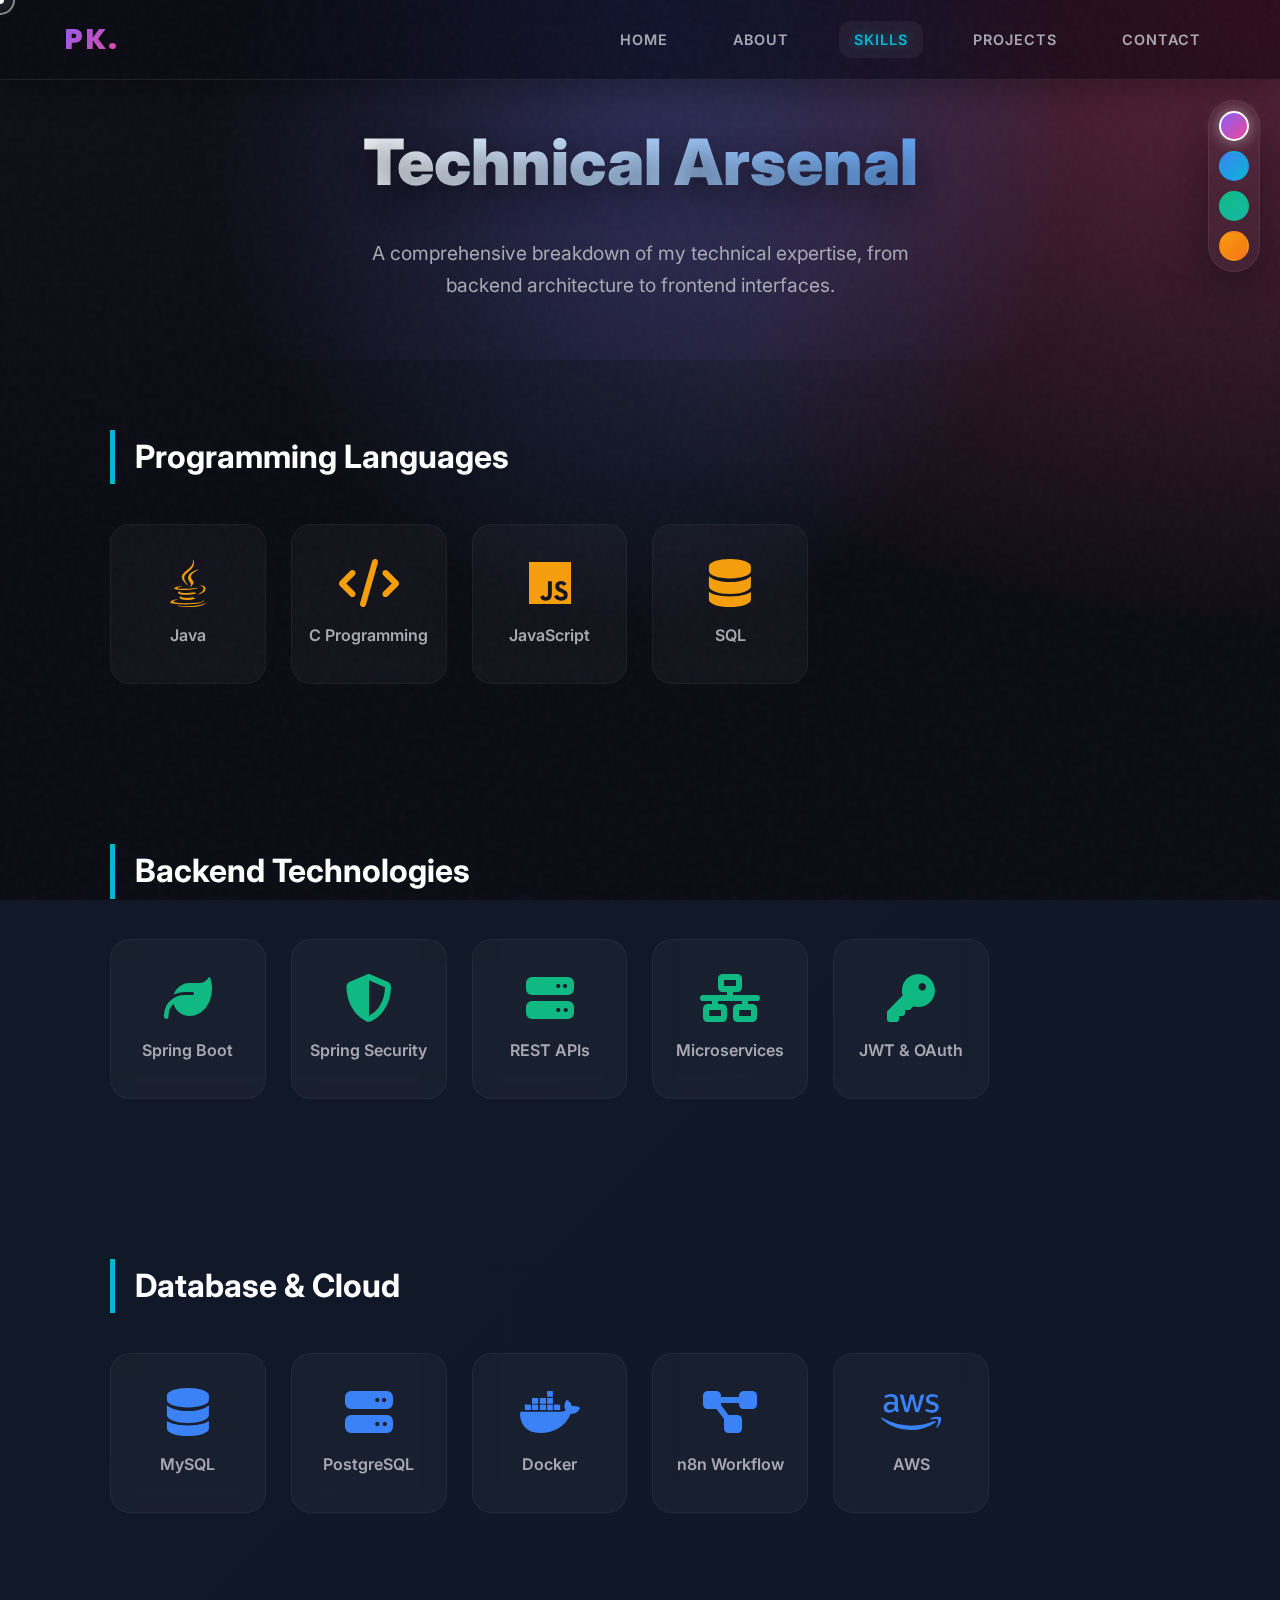
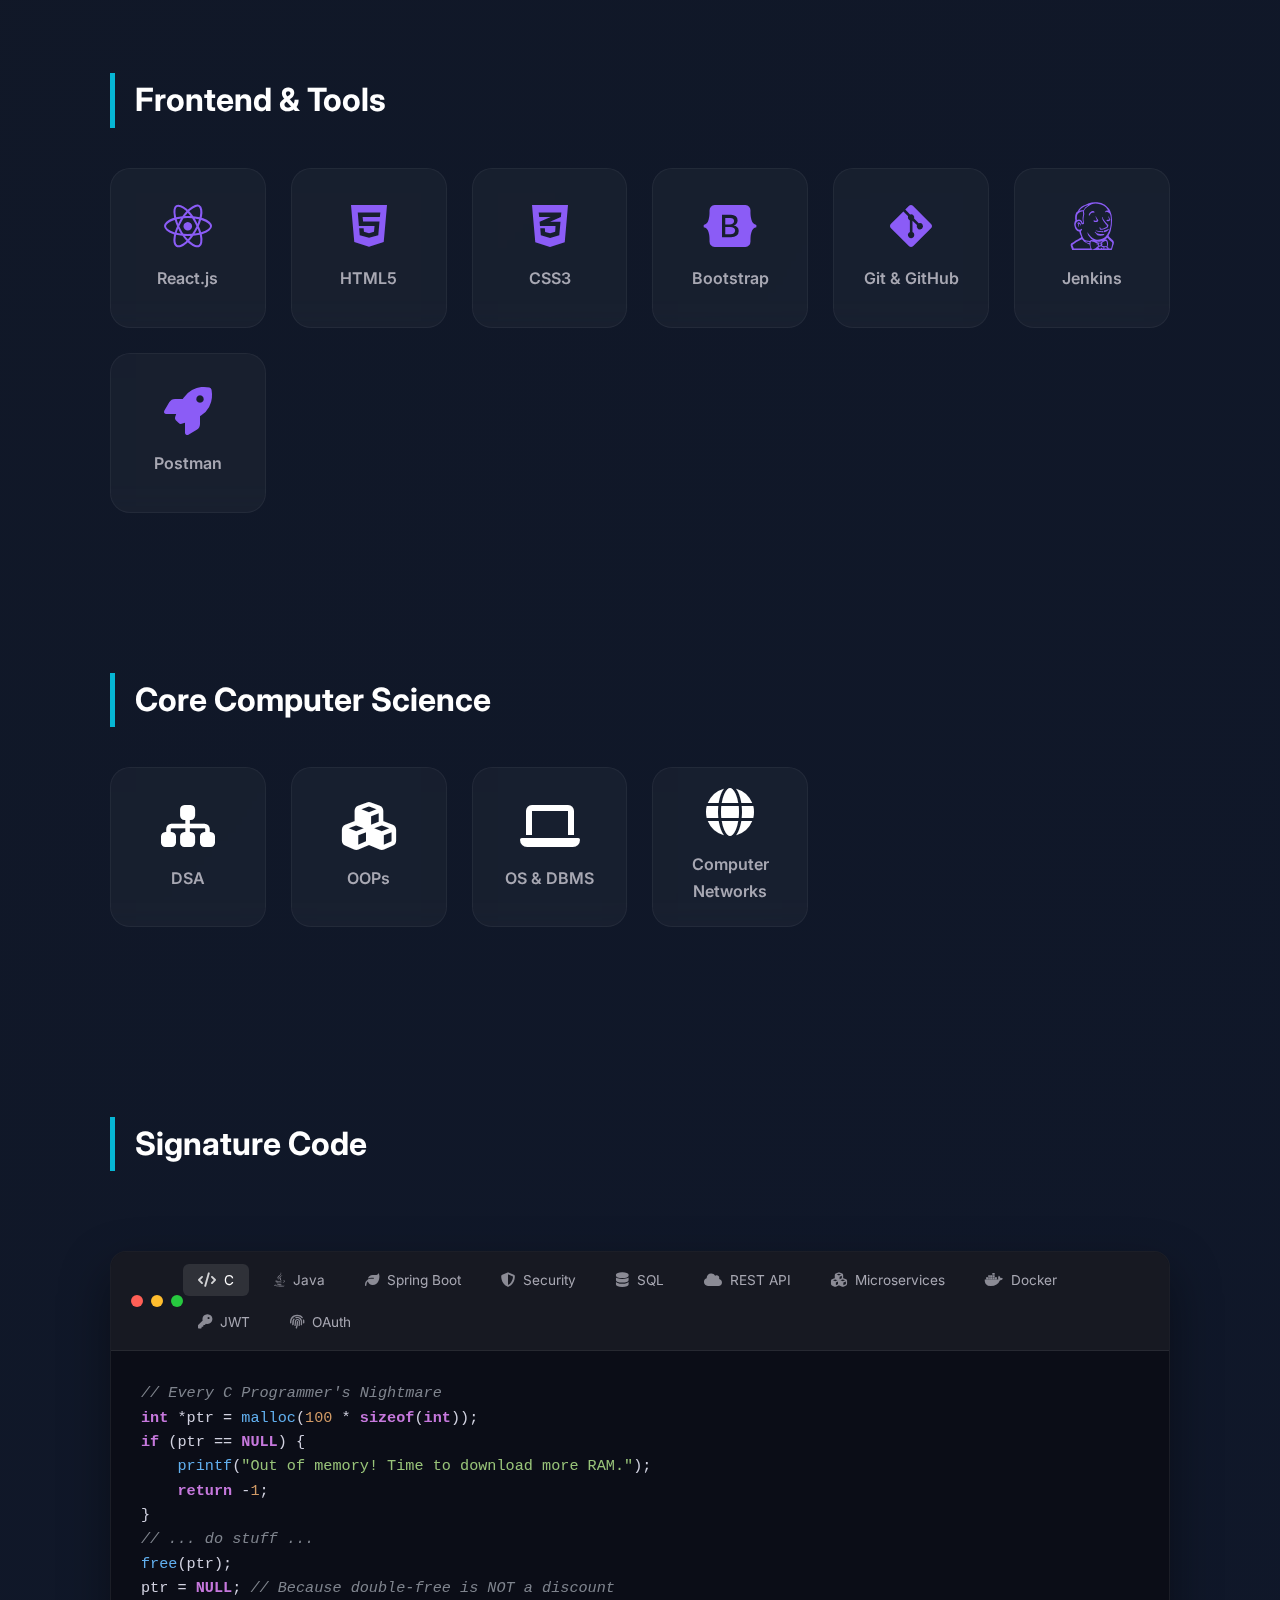
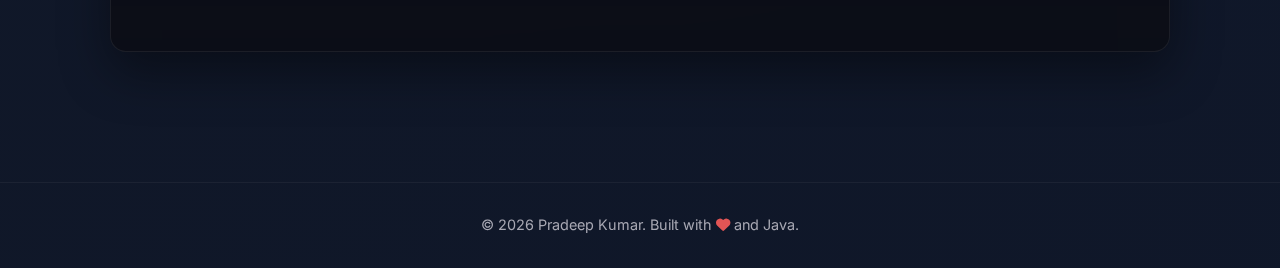
<file: skills.html>
<!doctype html>
<html lang="en">
  <head>
    <meta charset="UTF-8" />
    <meta name="viewport" content="width=device-width, initial-scale=1.0" />
    <title>Skills | Pradeep Kumar</title>
    <link rel="stylesheet" href="styles.css" />
    <link rel="stylesheet" href="css/skills-enhanced.css" />

    <!-- Google Fonts -->
    <link rel="preconnect" href="https://fonts.googleapis.com" />
    <link rel="preconnect" href="https://fonts.gstatic.com" crossorigin />
    <link
      href="https://fonts.googleapis.com/css2?family=Inter:wght@300;400;600&family=Poppins:wght@500;700;800&display=swap"
      rel="stylesheet"
    />

    <!-- FontAwesome -->
    <link
      rel="stylesheet"
      href="https://cdnjs.cloudflare.com/ajax/libs/font-awesome/6.4.0/css/all.min.css"
    />
  </head>
  <body>
    <!-- Ultra-Premium UI Elements -->
    <div class="noise-overlay"></div>
    <div class="mesh-gradient"></div>
    <div class="cursor-dot"></div>
    <div class="cursor-outline"></div>

    <!-- Navigation -->
    <nav class="navbar">
      <div class="logo"><a href="index.html">PK.</a></div>
      <ul class="nav-links">
        <li><a href="index.html">Home</a></li>
        <li><a href="about.html">About</a></li>
        <li><a href="skills.html" class="active">Skills</a></li>
        <li><a href="projects.html">Projects</a></li>
        <li><a href="contact.html">Contact</a></li>
      </ul>
      <div class="hamburger">
        <i class="fa-solid fa-bars"></i>
      </div>
    </nav>

    <!-- Hero Section -->
    <section class="skills-hero">
      <div class="container">
        <h1 class="skills-title-large">Technical Arsenal</h1>
        <p
          style="
            color: var(--text-secondary);
            font-size: 1.2rem;
            max-width: 600px;
            margin: 0 auto;
          "
        >
          A comprehensive breakdown of my technical expertise, from backend
          architecture to frontend interfaces.
        </p>
      </div>
    </section>

    <!-- Skills Categories -->
    <section class="section page-content" style="padding-top: 20px">
      <div class="container">
        <!-- Programming Languages -->
        <div class="skills-category-section">
          <h2 class="skill-category-title">Programming Languages</h2>
          <div class="skills-grid-enhanced category-lang">
            <div class="skill-card-glass">
              <i class="fab fa-java skill-icon-large"></i>
              <span class="skill-name">Java</span>
            </div>
            <div class="skill-card-glass">
              <i class="fa-solid fa-code skill-icon-large"></i>
              <span class="skill-name">C Programming</span>
            </div>
            <div class="skill-card-glass">
              <i class="fab fa-js skill-icon-large"></i>
              <span class="skill-name">JavaScript</span>
            </div>
            <div class="skill-card-glass">
              <i class="fa-solid fa-database skill-icon-large"></i>
              <span class="skill-name">SQL</span>
            </div>
          </div>
        </div>

        <!-- Backend Technologies -->
        <div class="skills-category-section">
          <h2 class="skill-category-title">Backend Technologies</h2>
          <div class="skills-grid-enhanced category-backend">
            <div class="skill-card-glass">
              <i class="fa-solid fa-leaf skill-icon-large"></i>
              <span class="skill-name">Spring Boot</span>
            </div>
            <div class="skill-card-glass">
              <i class="fa-solid fa-shield-alt skill-icon-large"></i>
              <span class="skill-name">Spring Security</span>
            </div>
            <div class="skill-card-glass">
              <i class="fa-solid fa-server skill-icon-large"></i>
              <span class="skill-name">REST APIs</span>
            </div>
            <div class="skill-card-glass">
              <i class="fa-solid fa-network-wired skill-icon-large"></i>
              <span class="skill-name">Microservices</span>
            </div>
            <div class="skill-card-glass">
              <i class="fa-solid fa-key skill-icon-large"></i>
              <span class="skill-name">JWT & OAuth</span>
            </div>
          </div>
        </div>

        <!-- Database & Cloud -->
        <div class="skills-category-section">
          <h2 class="skill-category-title">Database & Cloud</h2>
          <div class="skills-grid-enhanced category-db">
            <div class="skill-card-glass">
              <i class="fa-solid fa-database skill-icon-large"></i>
              <span class="skill-name">MySQL</span>
            </div>
            <div class="skill-card-glass">
              <i class="fa-solid fa-server skill-icon-large"></i>
              <span class="skill-name">PostgreSQL</span>
            </div>
            <div class="skill-card-glass">
              <i class="fab fa-docker skill-icon-large"></i>
              <span class="skill-name">Docker</span>
            </div>
            <div class="skill-card-glass">
              <i class="fa-solid fa-project-diagram skill-icon-large"></i>
              <span class="skill-name">n8n Workflow</span>
            </div>
            <div class="skill-card-glass">
              <i class="fab fa-aws skill-icon-large"></i>
              <span class="skill-name">AWS</span>
            </div>
          </div>
        </div>

        <!-- Frontend & Tools -->
        <div class="skills-category-section">
          <h2 class="skill-category-title">Frontend & Tools</h2>
          <div class="skills-grid-enhanced category-tools">
            <div class="skill-card-glass">
              <i class="fab fa-react skill-icon-large"></i>
              <span class="skill-name">React.js</span>
            </div>
            <div class="skill-card-glass">
              <i class="fab fa-html5 skill-icon-large"></i>
              <span class="skill-name">HTML5</span>
            </div>
            <div class="skill-card-glass">
              <i class="fab fa-css3-alt skill-icon-large"></i>
              <span class="skill-name">CSS3</span>
            </div>
            <div class="skill-card-glass">
              <i class="fab fa-bootstrap skill-icon-large"></i>
              <span class="skill-name">Bootstrap</span>
            </div>
            <div class="skill-card-glass">
              <i class="fab fa-git-alt skill-icon-large"></i>
              <span class="skill-name">Git & GitHub</span>
            </div>
            <div class="skill-card-glass">
              <i class="fab fa-jenkins skill-icon-large"></i>
              <span class="skill-name">Jenkins</span>
            </div>
            <div class="skill-card-glass">
              <i class="fa-solid fa-rocket skill-icon-large"></i>
              <span class="skill-name">Postman</span>
            </div>
          </div>
        </div>

        <!-- Core CS -->
        <div class="skills-category-section">
          <h2 class="skill-category-title">Core Computer Science</h2>
          <div class="skills-grid-enhanced category-core">
            <div class="skill-card-glass">
              <i class="fa-solid fa-sitemap skill-icon-large"></i>
              <span class="skill-name">DSA</span>
            </div>
            <div class="skill-card-glass">
              <i class="fa-solid fa-cubes skill-icon-large"></i>
              <span class="skill-name">OOPs</span>
            </div>
            <div class="skill-card-glass">
              <i class="fa-solid fa-laptop skill-icon-large"></i>
              <span class="skill-name">OS & DBMS</span>
            </div>
            <div class="skill-card-glass">
              <i class="fa-solid fa-globe skill-icon-large"></i>
              <span class="skill-name">Computer Networks</span>
            </div>
          </div>
        </div>

        <!-- Signature Code Showcase -->
        <div class="code-showcase-section">
          <h2 class="skill-category-title">Signature Code</h2>
          <div class="editor-container">
            <div class="editor-header">
              <div class="window-controls">
                <span class="control close"></span>
                <span class="control minimize"></span>
                <span class="control maximize"></span>
              </div>
              <div class="editor-tabs">
                <button class="editor-tab active" data-lang="c">
                  <i class="fa-solid fa-code"></i> C
                </button>
                <button class="editor-tab" data-lang="java">
                  <i class="fa-brands fa-java"></i> Java
                </button>
                <button class="editor-tab" data-lang="springboot">
                  <i class="fa-solid fa-leaf"></i> Spring Boot
                </button>
                <button class="editor-tab" data-lang="security">
                  <i class="fa-solid fa-shield-halved"></i> Security
                </button>
                <button class="editor-tab" data-lang="sql">
                  <i class="fa-solid fa-database"></i> SQL
                </button>
                <button class="editor-tab" data-lang="restapi">
                  <i class="fa-solid fa-cloud"></i> REST API
                </button>
                <button class="editor-tab" data-lang="microservices">
                  <i class="fa-solid fa-cubes"></i> Microservices
                </button>
                <button class="editor-tab" data-lang="docker">
                  <i class="fa-brands fa-docker"></i> Docker
                </button>
                <button class="editor-tab" data-lang="jwt">
                  <i class="fa-solid fa-key"></i> JWT
                </button>
                <button class="editor-tab" data-lang="oauth">
                  <i class="fa-solid fa-fingerprint"></i> OAuth
                </button>
              </div>
            </div>
            <div class="editor-body">
              <!-- C -->
              <div class="code-content active" id="code-c">
                <pre><code><span class="comment">// Every C Programmer's Nightmare</span>
<span class="keyword">int</span> *ptr = <span class="function">malloc</span>(<span class="number">100</span> * <span class="keyword">sizeof</span>(<span class="keyword">int</span>));
<span class="keyword">if</span> (ptr == <span class="keyword">NULL</span>) {
    <span class="function">printf</span>(<span class="string">"Out of memory! Time to download more RAM."</span>);
    <span class="keyword">return</span> -<span class="number">1</span>;
}
<span class="comment">// ... do stuff ...</span>
<span class="function">free</span>(ptr);
ptr = <span class="keyword">NULL</span>; <span class="comment">// Because double-free is NOT a discount</span></code></pre>
              </div>

              <!-- Java -->
              <div class="code-content" id="code-java">
                <pre><code><span class="comment">// The "3 AM Production Bug" Preventer</span>
<span class="keyword">public</span> <span class="class-name">String</span> <span class="function">getEmail</span>(<span class="class-name">User</span> user) {
    <span class="comment">// Bad: user.getEmail() → NullPointerException 💥</span>
    <span class="keyword">return</span> <span class="class-name">Optional</span>.<span class="function">ofNullable</span>(user)
        .<span class="function">map</span>(<span class="class-name">User</span>::getEmail)
        .<span class="function">orElse</span>(<span class="string">"noreply@404.com"</span>);
    <span class="comment">// Sleep well tonight. You're welcome.</span>
}</code></pre>
              </div>

              <!-- Spring Boot -->
              <div class="code-content" id="code-springboot">
                <pre><code><span class="comment">// Spring's "Black Magic" (aka Dependency Injection)</span>
<span class="keyword">@RestController</span>
<span class="keyword">public class</span> <span class="class-name">UserController</span> {
    
    <span class="keyword">@Autowired</span> <span class="comment">// Spring: "I got you fam"</span>
    <span class="keyword">private</span> <span class="class-name">UserService</span> userService;
    
    <span class="comment">// No 'new UserService()' needed!</span>
    <span class="comment">// Spring creates it, injects it, manages it.</span>
    <span class="comment">// You just code. Life is good.</span>
}</code></pre>
              </div>

              <!-- Security -->
              <div class="code-content" id="code-security">
                <pre><code><span class="comment">// Password Security 101</span>
<span class="keyword">@Bean</span>
<span class="keyword">public</span> <span class="class-name">PasswordEncoder</span> <span class="function">encoder</span>() {
    <span class="keyword">return new</span> <span class="class-name">BCryptPasswordEncoder</span>();
}
<span class="comment">// "password" → "$2a$10$N9qo8uLOickgx2ZMRZoMye..."</span>
<span class="comment">// Even hackers need therapy after this.</span></code></pre>
              </div>

              <!-- SQL -->
              <div class="code-content" id="code-sql">
                <pre><code><span class="comment">-- How to Kill Your Database (Don't Do This!)</span>
<span class="comment">-- SELECT * FROM users; ← Your DBA will cry</span>

<span class="comment">-- The Right Way™:</span>
<span class="keyword">SELECT</span> id, name, email 
<span class="keyword">FROM</span> users 
<span class="keyword">WHERE</span> is_active = <span class="number">1</span> 
  <span class="keyword">AND</span> created_at > <span class="string">'2024-01-01'</span>
<span class="keyword">LIMIT</span> <span class="number">50</span>; <span class="comment">-- Indexes are your friends!</span></code></pre>
              </div>

              <!-- REST API -->
              <div class="code-content" id="code-restapi">
                <pre><code><span class="comment">// The Most Honest API Endpoint Ever</span>
<span class="keyword">@GetMapping</span>(<span class="string">"/brew-coffee"</span>)
<span class="keyword">public</span> <span class="class-name">ResponseEntity</span>&lt;<span class="class-name">String</span>&gt; <span class="function">brewCoffee</span>() {
    <span class="comment">// RFC 2324: Hyper Text Coffee Pot Control Protocol</span>
    <span class="keyword">return</span> <span class="class-name">ResponseEntity</span>
        .<span class="function">status</span>(<span class="number">418</span>) <span class="comment">// I'm a teapot!</span>
        .<span class="function">body</span>(<span class="string">"Error: I'm a teapot, not a coffee maker."</span>);
}</code></pre>
              </div>

              <!-- Microservices -->
              <div class="code-content" id="code-microservices">
                <pre><code><span class="comment">// When Microservices Go Down (They Will)</span>
<span class="keyword">@CircuitBreaker</span>(name=<span class="string">"payment"</span>, fallbackMethod=<span class="string">"paymentDown"</span>)
<span class="keyword">public</span> <span class="class-name">String</span> <span class="function">processPayment</span>(<span class="class-name">Order</span> order) {
    <span class="keyword">return</span> paymentService.<span class="function">charge</span>(order);
}

<span class="keyword">public</span> <span class="class-name">String</span> <span class="function">paymentDown</span>(<span class="class-name">Order</span> o, <span class="class-name">Exception</span> e) {
    <span class="keyword">return</span> <span class="string">"Payment service is napping. Try again!"</span>;
}</code></pre>
              </div>

              <!-- Docker -->
              <div class="code-content" id="code-docker">
                <pre><code><span class="comment"># "But It Works On My Machine!" - Every Dev Ever</span>
<span class="keyword">FROM</span> openjdk:17-slim
<span class="keyword">WORKDIR</span> /app
<span class="keyword">COPY</span> target/myapp.jar app.jar

<span class="comment"># Now it works on EVERY machine 🎉</span>
<span class="keyword">EXPOSE</span> <span class="number">8080</span>
<span class="keyword">ENTRYPOINT</span> [<span class="string">"java"</span>, <span class="string">"-jar"</span>, <span class="string">"app.jar"</span>]</code></pre>
              </div>

              <!-- JWT -->
              <div class="code-content" id="code-jwt">
                <pre><code><span class="comment">// JWT: The "No Session" Session</span>
<span class="keyword">String</span> token = request.<span class="function">getHeader</span>(<span class="string">"Authorization"</span>);

<span class="keyword">if</span> (token != <span class="keyword">null</span> && token.<span class="function">startsWith</span>(<span class="string">"Bearer "</span>)) {
    <span class="class-name">String</span> jwt = token.<span class="function">substring</span>(<span class="number">7</span>);
    <span class="comment">// Decode, verify signature, check expiry</span>
    <span class="keyword">if</span> (<span class="function">isValid</span>(jwt)) {
        <span class="comment">// Welcome back! (No database lookup needed)</span>
    }
}</code></pre>
              </div>

              <!-- OAuth -->
              <div class="code-content" id="code-oauth">
                <pre><code><span class="comment">// OAuth2: Let Google Do The Heavy Lifting</span>
<span class="keyword">@Override</span>
<span class="keyword">protected void</span> <span class="function">configure</span>(<span class="class-name">HttpSecurity</span> http) {
    http.<span class="function">oauth2Login</span>()
        .<span class="function">successHandler</span>((req, res, auth) -> {
            <span class="comment">// User logged in via Google!</span>
            <span class="comment">// No password storage. No security headaches.</span>
            res.<span class="function">sendRedirect</span>(<span class="string">"/dashboard"</span>);
        });
}</code></pre>
              </div>
            </div>
          </div>
        </div>
      </div>
    </section>

    <!-- Theme Switcher -->
    <div class="theme-switcher">
      <button
        class="theme-btn theme-purple active"
        data-theme="purple"
        title="Purple Theme"
      ></button>
      <button
        class="theme-btn theme-blue"
        data-theme="blue"
        title="Blue Theme"
      ></button>
      <button
        class="theme-btn theme-emerald"
        data-theme="emerald"
        title="Emerald Theme"
      ></button>
      <button
        class="theme-btn theme-orange"
        data-theme="orange"
        title="Orange Theme"
      ></button>
    </div>

    <footer>
      <p>
        &copy; 2026 Pradeep Kumar. Built with
        <i class="fa-solid fa-heart" style="color: #e25555"></i> and Java.
      </p>
    </footer>

    <script src="script.js"></script>
  </body>
</html>
</file>
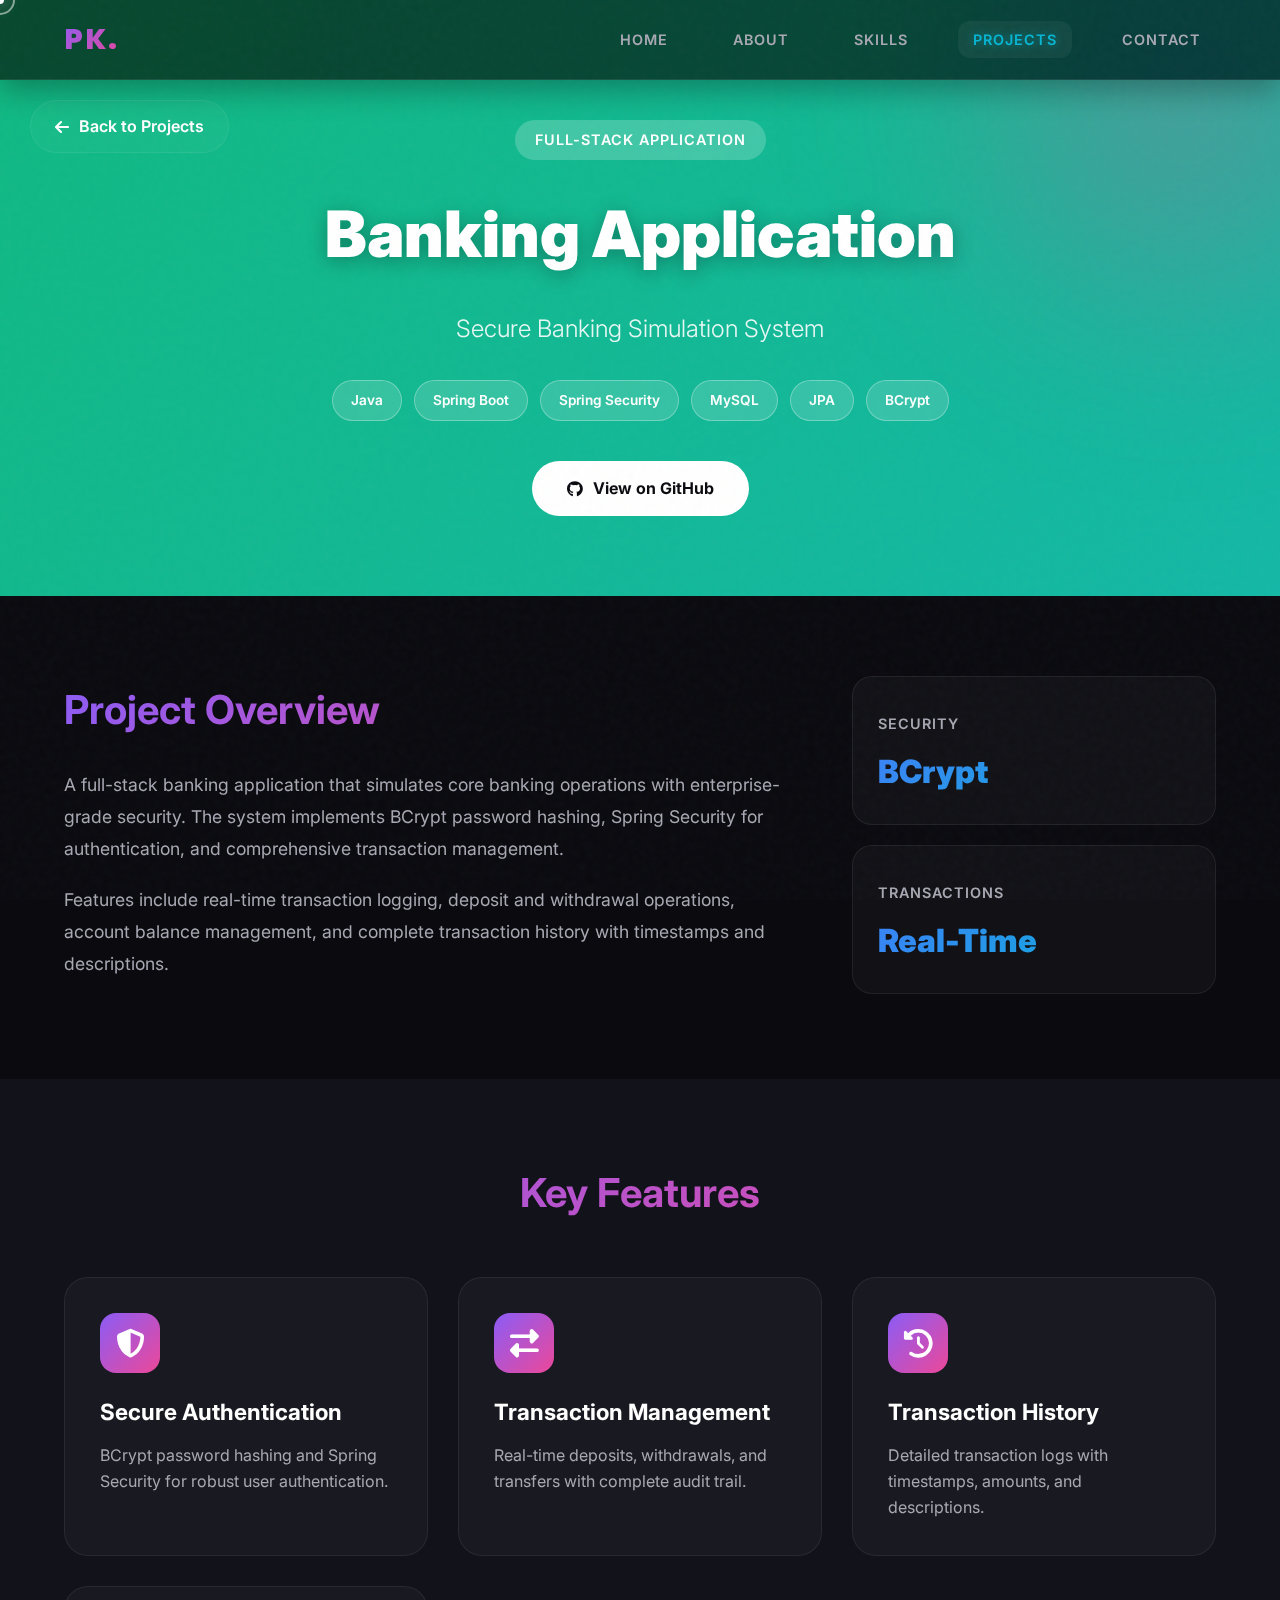
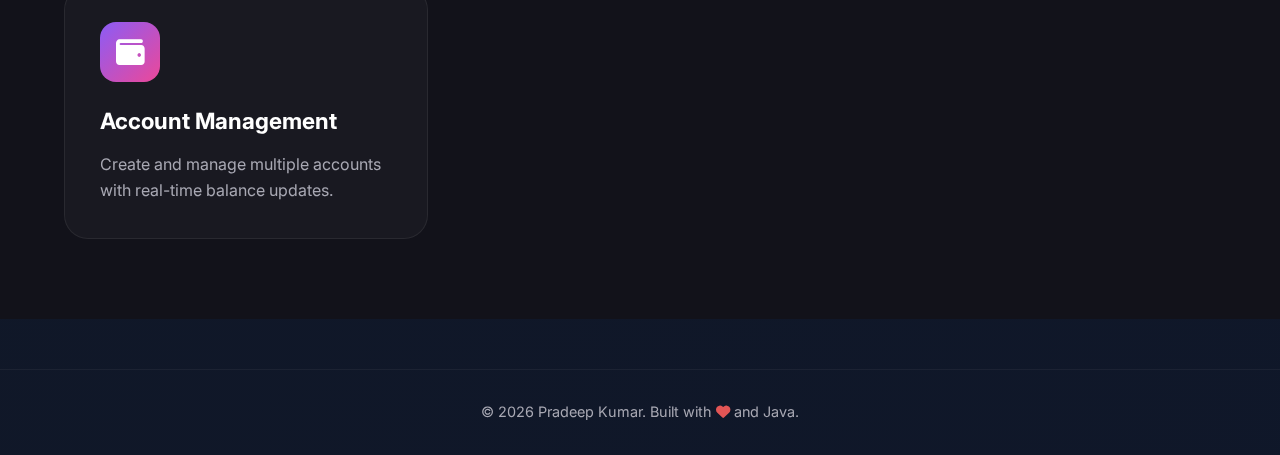
<file: projects/banking-app.html>
<!doctype html>
<html lang="en">
  <head>
    <meta charset="UTF-8" />
    <meta name="viewport" content="width=device-width, initial-scale=1.0" />
    <title>Banking Application | Pradeep Kumar</title>
    <link rel="stylesheet" href="../styles.css" />
    <link rel="stylesheet" href="../css/project-template.css" />
    <link rel="preconnect" href="https://fonts.googleapis.com" />
    <link rel="preconnect" href="https://fonts.gstatic.com" crossorigin />
    <link
      href="https://fonts.googleapis.com/css2?family=Inter:wght@300;400;600&family=Poppins:wght@500;700;800&display=swap"
      rel="stylesheet"
    />
    <link
      rel="stylesheet"
      href="https://cdnjs.cloudflare.com/ajax/libs/font-awesome/6.4.0/css/all.min.css"
    />
  </head>
  <body>
    <nav class="navbar">
      <div class="logo"><a href="../index.html">PK.</a></div>
      <ul class="nav-links">
        <li><a href="../index.html">Home</a></li>
        <li><a href="../about.html">About</a></li>
        <li><a href="../skills.html">Skills</a></li>
        <li><a href="../projects.html" class="active">Projects</a></li>
        <li><a href="../contact.html">Contact</a></li>
      </ul>
      <div class="hamburger"><i class="fa-solid fa-bars"></i></div>
    </nav>

    <div class="back-nav">
      <a href="../projects.html" class="back-btn">
        <i class="fa-solid fa-arrow-left"></i> Back to Projects
      </a>
    </div>

    <section
      class="project-hero"
      style="background: linear-gradient(135deg, #10b981 0%, #14b8a6 100%)"
    >
      <div class="project-hero-content">
        <span class="project-category">Full-Stack Application</span>
        <h1 class="project-title">Banking Application</h1>
        <p class="project-tagline">Secure Banking Simulation System</p>

        <div class="project-tech-badges">
          <span class="tech-badge">Java</span>
          <span class="tech-badge">Spring Boot</span>
          <span class="tech-badge">Spring Security</span>
          <span class="tech-badge">MySQL</span>
          <span class="tech-badge">JPA</span>
          <span class="tech-badge">BCrypt</span>
        </div>

        <div class="project-cta-buttons">
          <a
            href="https://github.com/pradeepkumar823/Simple-Banking-Application"
            target="_blank"
            class="btn-github"
          >
            <i class="fab fa-github"></i> View on GitHub
          </a>
        </div>
      </div>
    </section>

    <section class="project-overview">
      <div class="section-container">
        <div class="overview-grid">
          <div class="overview-content">
            <h2>Project Overview</h2>
            <p>
              A full-stack banking application that simulates core banking
              operations with enterprise-grade security. The system implements
              BCrypt password hashing, Spring Security for authentication, and
              comprehensive transaction management.
            </p>
            <p>
              Features include real-time transaction logging, deposit and
              withdrawal operations, account balance management, and complete
              transaction history with timestamps and descriptions.
            </p>
          </div>

          <div class="overview-stats">
            <div class="stat-card">
              <div class="stat-label">Security</div>
              <div class="stat-value">BCrypt</div>
            </div>
            <div class="stat-card">
              <div class="stat-label">Transactions</div>
              <div class="stat-value">Real-Time</div>
            </div>
          </div>
        </div>
      </div>
    </section>

    <section class="project-features">
      <div class="section-container">
        <h2
          style="
            text-align: center;
            font-size: 2.5rem;
            background: var(--gradient-primary);
            -webkit-background-clip: text;
            background-clip: text;
            color: transparent;
          "
        >
          Key Features
        </h2>

        <div class="features-grid">
          <div class="feature-card">
            <div class="feature-icon">
              <i class="fa-solid fa-shield-alt"></i>
            </div>
            <h3>Secure Authentication</h3>
            <p>
              BCrypt password hashing and Spring Security for robust user
              authentication.
            </p>
          </div>

          <div class="feature-card">
            <div class="feature-icon">
              <i class="fa-solid fa-exchange-alt"></i>
            </div>
            <h3>Transaction Management</h3>
            <p>
              Real-time deposits, withdrawals, and transfers with complete audit
              trail.
            </p>
          </div>

          <div class="feature-card">
            <div class="feature-icon"><i class="fa-solid fa-history"></i></div>
            <h3>Transaction History</h3>
            <p>
              Detailed transaction logs with timestamps, amounts, and
              descriptions.
            </p>
          </div>

          <div class="feature-card">
            <div class="feature-icon"><i class="fa-solid fa-wallet"></i></div>
            <h3>Account Management</h3>
            <p>
              Create and manage multiple accounts with real-time balance
              updates.
            </p>
          </div>
        </div>
      </div>
    </section>

    <footer>
      <p>
        &copy; 2026 Pradeep Kumar. Built with
        <i class="fa-solid fa-heart" style="color: #e25555"></i> and Java.
      </p>
    </footer>

    <script src="../script.js"></script>
  </body>
</html>
</file>
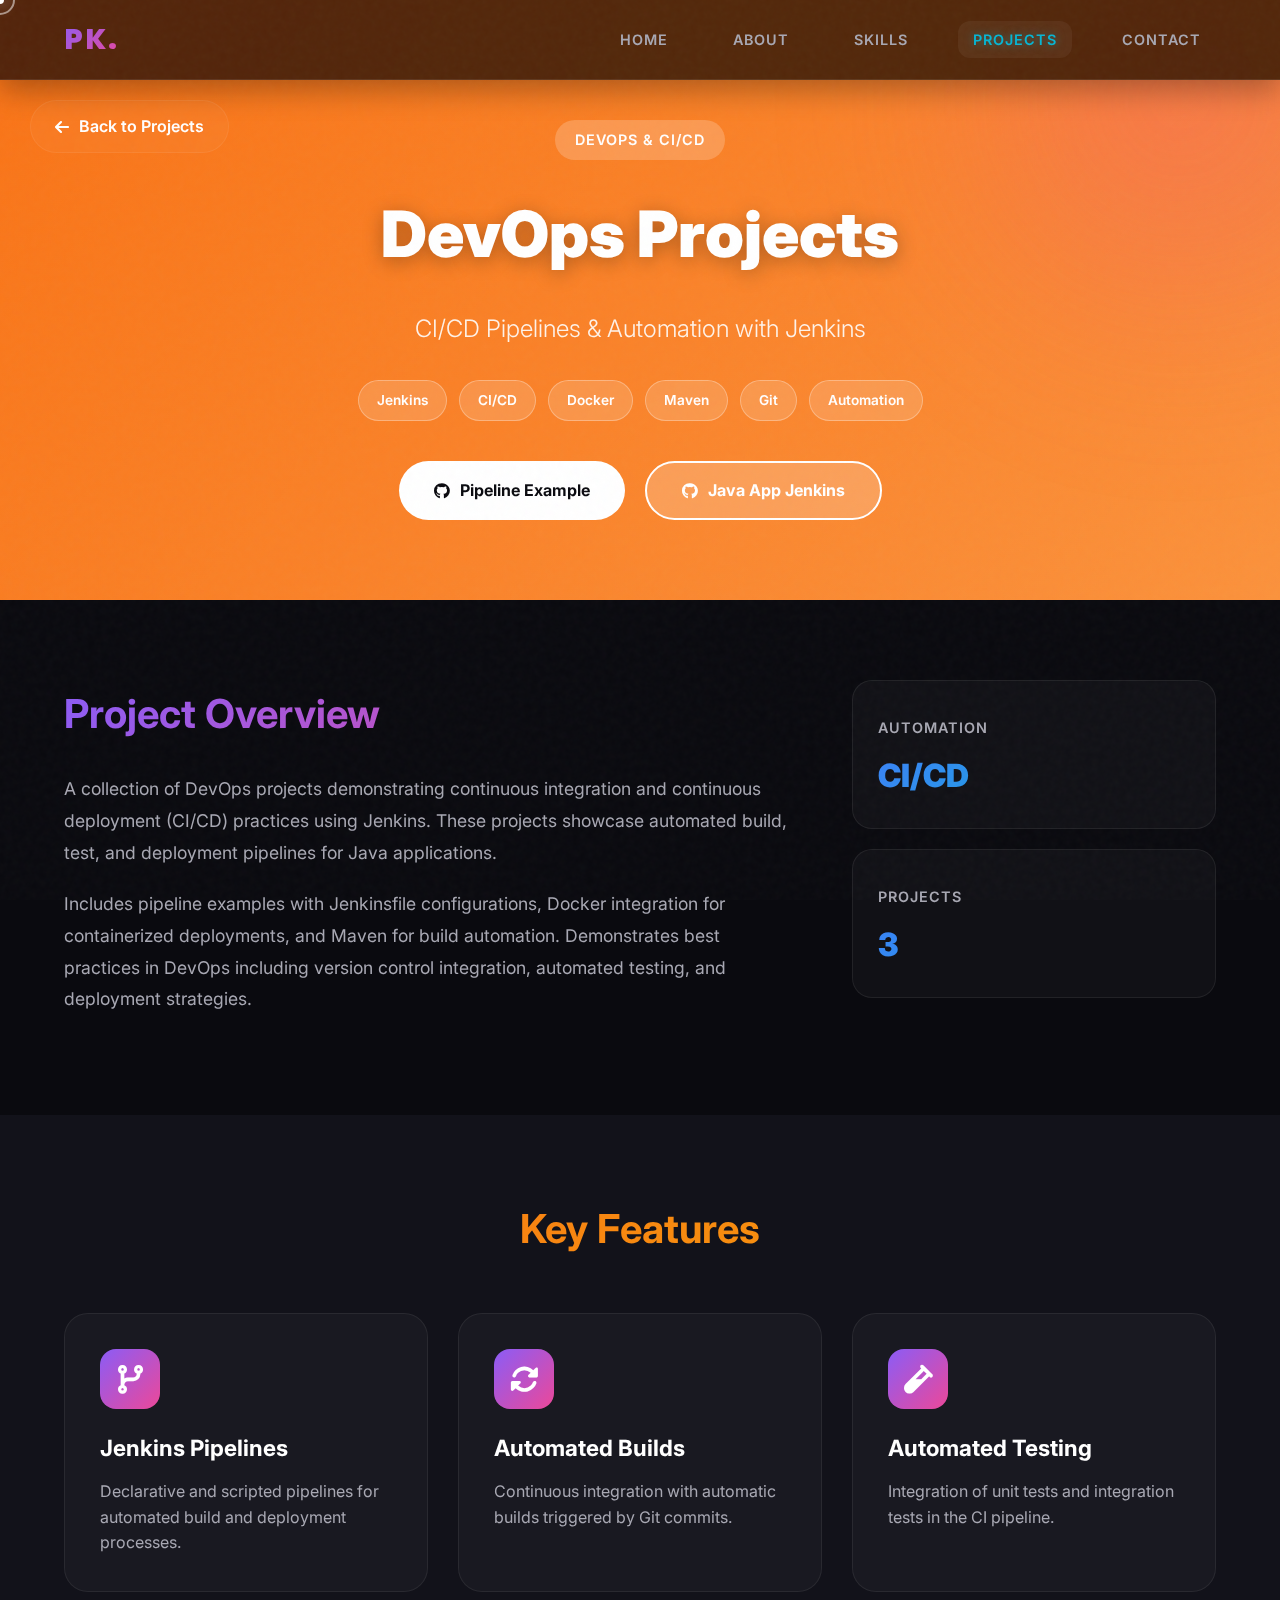
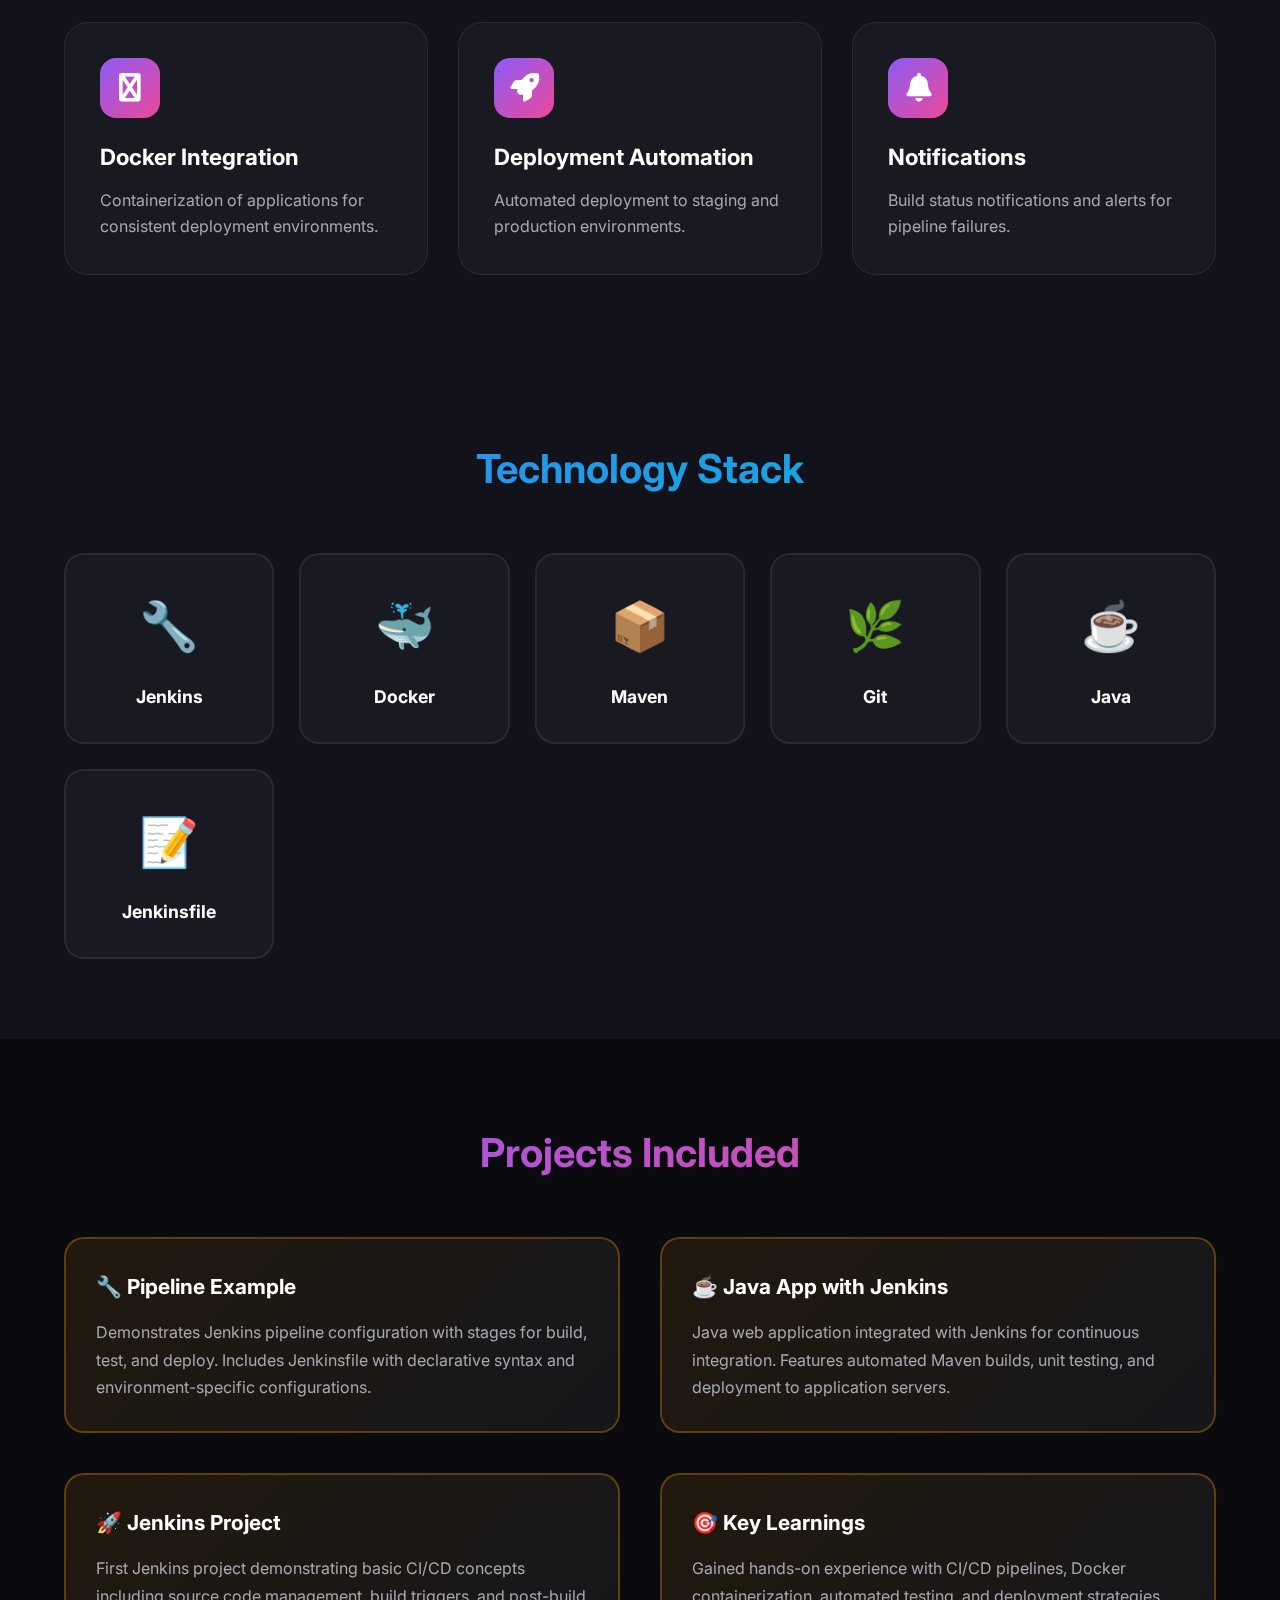
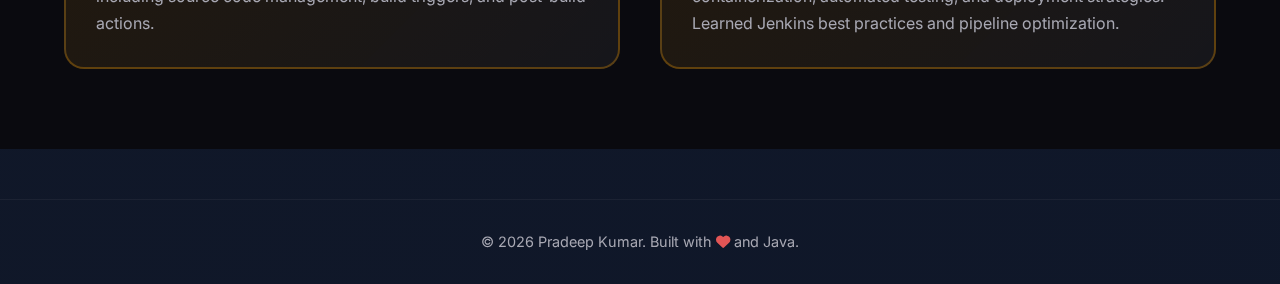
<file: projects/devops-projects.html>
<!doctype html>
<html lang="en">
  <head>
    <meta charset="UTF-8" />
    <meta name="viewport" content="width=device-width, initial-scale=1.0" />
    <title>DevOps Projects | Pradeep Kumar</title>
    <link rel="stylesheet" href="../styles.css" />
    <link rel="stylesheet" href="../css/project-template.css" />
    <link rel="preconnect" href="https://fonts.googleapis.com" />
    <link rel="preconnect" href="https://fonts.gstatic.com" crossorigin />
    <link
      href="https://fonts.googleapis.com/css2?family=Inter:wght@300;400;600&family=Poppins:wght@500;700;800&display=swap"
      rel="stylesheet"
    />
    <link
      rel="stylesheet"
      href="https://cdnjs.cloudflare.com/ajax/libs/font-awesome/6.4.0/css/all.min.css"
    />
  </head>
  <body>
    <nav class="navbar">
      <div class="logo"><a href="../index.html">PK.</a></div>
      <ul class="nav-links">
        <li><a href="../index.html">Home</a></li>
        <li><a href="../about.html">About</a></li>
        <li><a href="../skills.html">Skills</a></li>
        <li><a href="../projects.html" class="active">Projects</a></li>
        <li><a href="../contact.html">Contact</a></li>
      </ul>
      <div class="hamburger"><i class="fa-solid fa-bars"></i></div>
    </nav>

    <div class="back-nav">
      <a href="../projects.html" class="back-btn">
        <i class="fa-solid fa-arrow-left"></i> Back to Projects
      </a>
    </div>

    <section
      class="project-hero"
      style="background: linear-gradient(135deg, #f97316 0%, #fb923c 100%)"
    >
      <div class="project-hero-content">
        <span class="project-category">DevOps & CI/CD</span>
        <h1 class="project-title">DevOps Projects</h1>
        <p class="project-tagline">CI/CD Pipelines & Automation with Jenkins</p>

        <div class="project-tech-badges">
          <span class="tech-badge">Jenkins</span>
          <span class="tech-badge">CI/CD</span>
          <span class="tech-badge">Docker</span>
          <span class="tech-badge">Maven</span>
          <span class="tech-badge">Git</span>
          <span class="tech-badge">Automation</span>
        </div>

        <div class="project-cta-buttons">
          <a
            href="https://github.com/pradeepkumar823/pipeline-example"
            target="_blank"
            class="btn-github"
          >
            <i class="fab fa-github"></i> Pipeline Example
          </a>
          <a
            href="https://github.com/pradeepkumar823/javaapp-jenkins"
            target="_blank"
            class="btn-demo"
          >
            <i class="fab fa-github"></i> Java App Jenkins
          </a>
        </div>
      </div>
    </section>

    <section class="project-overview">
      <div class="section-container">
        <div class="overview-grid">
          <div class="overview-content">
            <h2>Project Overview</h2>
            <p>
              A collection of DevOps projects demonstrating continuous
              integration and continuous deployment (CI/CD) practices using
              Jenkins. These projects showcase automated build, test, and
              deployment pipelines for Java applications.
            </p>
            <p>
              Includes pipeline examples with Jenkinsfile configurations, Docker
              integration for containerized deployments, and Maven for build
              automation. Demonstrates best practices in DevOps including
              version control integration, automated testing, and deployment
              strategies.
            </p>
          </div>

          <div class="overview-stats">
            <div class="stat-card">
              <div class="stat-label">Automation</div>
              <div class="stat-value">CI/CD</div>
            </div>
            <div class="stat-card">
              <div class="stat-label">Projects</div>
              <div class="stat-value">3</div>
            </div>
          </div>
        </div>
      </div>
    </section>

    <section class="project-features">
      <div class="section-container">
        <h2
          style="
            text-align: center;
            font-size: 2.5rem;
            background: var(--gradient-accent);
            -webkit-background-clip: text;
            background-clip: text;
            color: transparent;
          "
        >
          Key Features
        </h2>

        <div class="features-grid">
          <div class="feature-card">
            <div class="feature-icon">
              <i class="fa-solid fa-code-branch"></i>
            </div>
            <h3>Jenkins Pipelines</h3>
            <p>
              Declarative and scripted pipelines for automated build and
              deployment processes.
            </p>
          </div>

          <div class="feature-card">
            <div class="feature-icon"><i class="fa-solid fa-sync-alt"></i></div>
            <h3>Automated Builds</h3>
            <p>
              Continuous integration with automatic builds triggered by Git
              commits.
            </p>
          </div>

          <div class="feature-card">
            <div class="feature-icon"><i class="fa-solid fa-vial"></i></div>
            <h3>Automated Testing</h3>
            <p>
              Integration of unit tests and integration tests in the CI
              pipeline.
            </p>
          </div>

          <div class="feature-card">
            <div class="feature-icon"><i class="fa-solid fa-docker"></i></div>
            <h3>Docker Integration</h3>
            <p>
              Containerization of applications for consistent deployment
              environments.
            </p>
          </div>

          <div class="feature-card">
            <div class="feature-icon"><i class="fa-solid fa-rocket"></i></div>
            <h3>Deployment Automation</h3>
            <p>Automated deployment to staging and production environments.</p>
          </div>

          <div class="feature-card">
            <div class="feature-icon"><i class="fa-solid fa-bell"></i></div>
            <h3>Notifications</h3>
            <p>Build status notifications and alerts for pipeline failures.</p>
          </div>
        </div>
      </div>
    </section>

    <section class="tech-stack-section">
      <div class="section-container">
        <h2
          style="
            text-align: center;
            font-size: 2.5rem;
            background: var(--gradient-secondary);
            -webkit-background-clip: text;
            background-clip: text;
            color: transparent;
          "
        >
          Technology Stack
        </h2>

        <div class="tech-stack-grid">
          <div class="tech-stack-card">
            <div class="tech-icon">🔧</div>
            <div class="tech-name">Jenkins</div>
          </div>
          <div class="tech-stack-card">
            <div class="tech-icon">🐳</div>
            <div class="tech-name">Docker</div>
          </div>
          <div class="tech-stack-card">
            <div class="tech-icon">📦</div>
            <div class="tech-name">Maven</div>
          </div>
          <div class="tech-stack-card">
            <div class="tech-icon">🌿</div>
            <div class="tech-name">Git</div>
          </div>
          <div class="tech-stack-card">
            <div class="tech-icon">☕</div>
            <div class="tech-name">Java</div>
          </div>
          <div class="tech-stack-card">
            <div class="tech-icon">📝</div>
            <div class="tech-name">Jenkinsfile</div>
          </div>
        </div>
      </div>
    </section>

    <section class="challenges-section">
      <div class="section-container">
        <h2
          style="
            text-align: center;
            font-size: 2.5rem;
            background: var(--gradient-primary);
            -webkit-background-clip: text;
            background-clip: text;
            color: transparent;
            margin-bottom: 20px;
          "
        >
          Projects Included
        </h2>

        <div class="challenges-grid">
          <div class="challenge-item">
            <h3>🔧 Pipeline Example</h3>
            <p>
              Demonstrates Jenkins pipeline configuration with stages for build,
              test, and deploy. Includes Jenkinsfile with declarative syntax and
              environment-specific configurations.
            </p>
          </div>

          <div class="challenge-item">
            <h3>☕ Java App with Jenkins</h3>
            <p>
              Java web application integrated with Jenkins for continuous
              integration. Features automated Maven builds, unit testing, and
              deployment to application servers.
            </p>
          </div>

          <div class="challenge-item">
            <h3>🚀 Jenkins Project</h3>
            <p>
              First Jenkins project demonstrating basic CI/CD concepts including
              source code management, build triggers, and post-build actions.
            </p>
          </div>

          <div class="challenge-item">
            <h3>🎯 Key Learnings</h3>
            <p>
              Gained hands-on experience with CI/CD pipelines, Docker
              containerization, automated testing, and deployment strategies.
              Learned Jenkins best practices and pipeline optimization.
            </p>
          </div>
        </div>
      </div>
    </section>

    <footer>
      <p>
        &copy; 2026 Pradeep Kumar. Built with
        <i class="fas fa-heart" style="color: #e25555"></i> and Java.
      </p>
    </footer>

    <script src="../script.js"></script>
  </body>
</html>
</file>
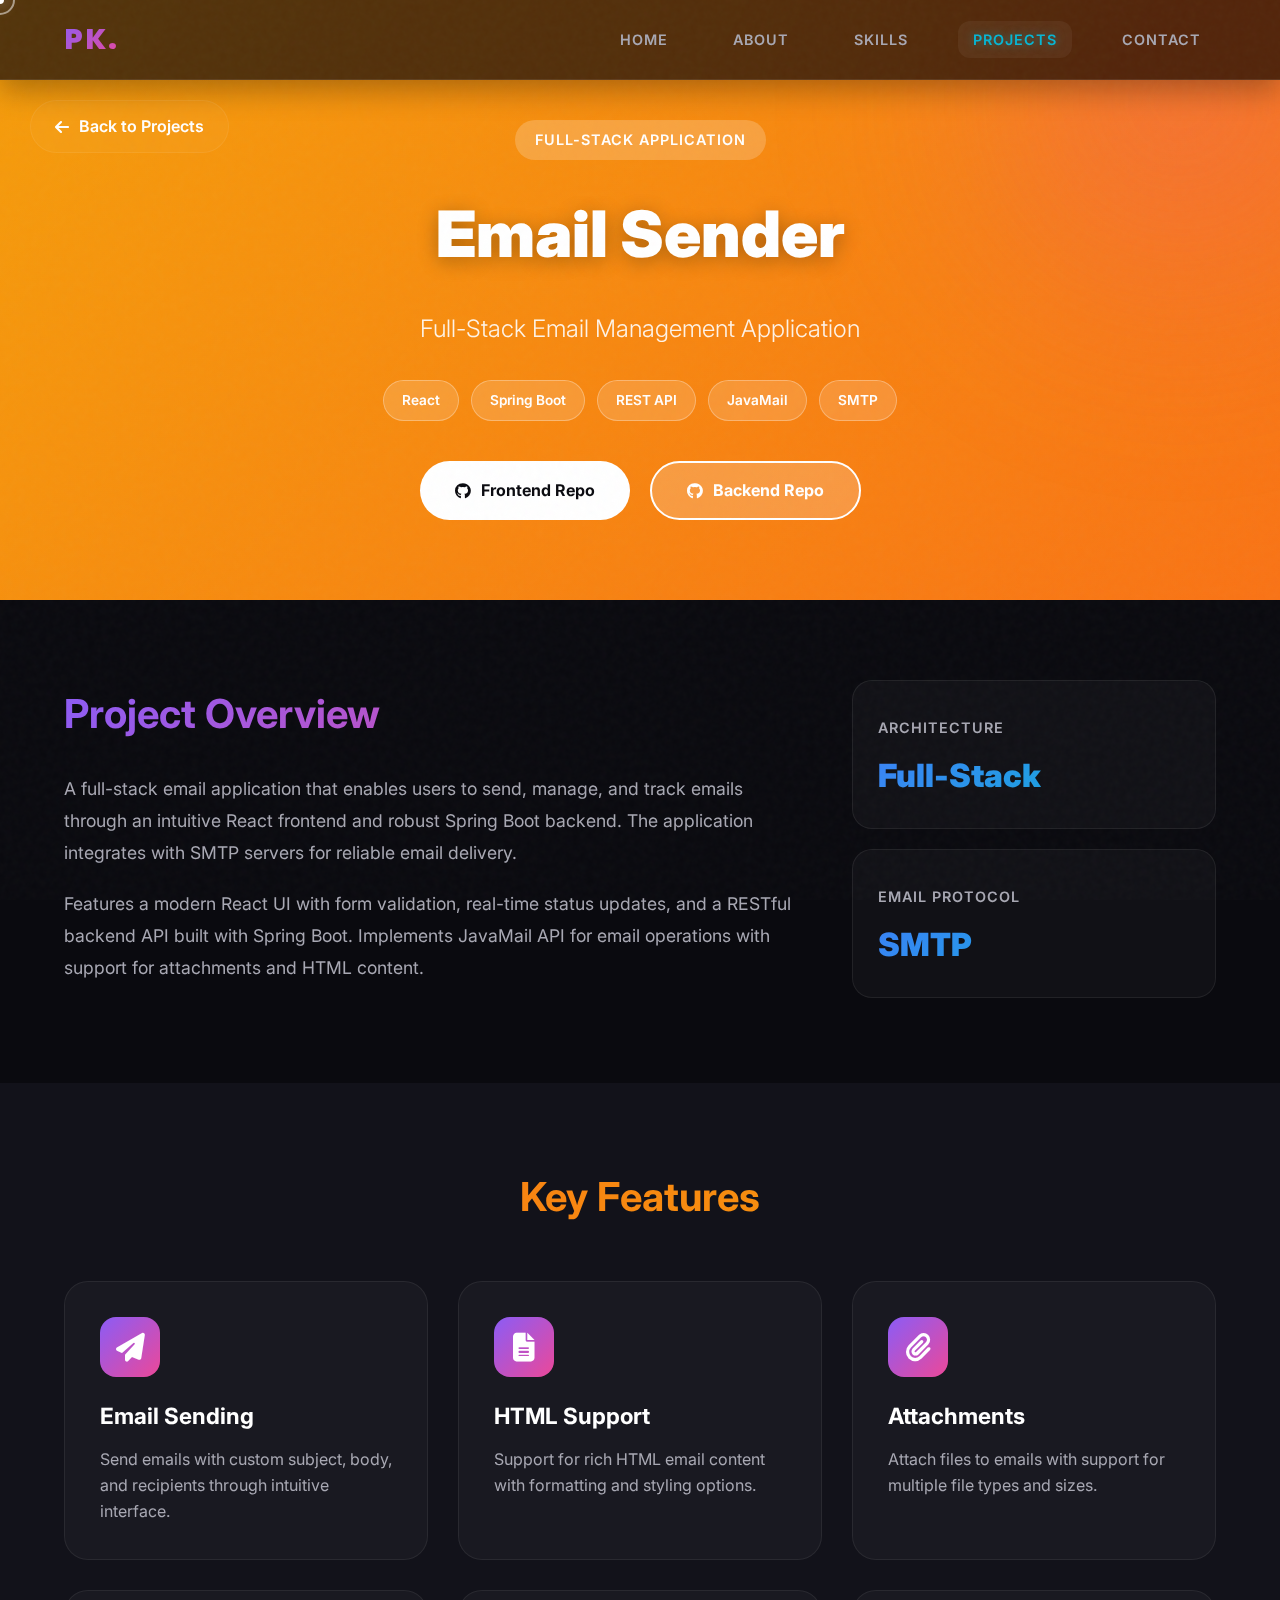
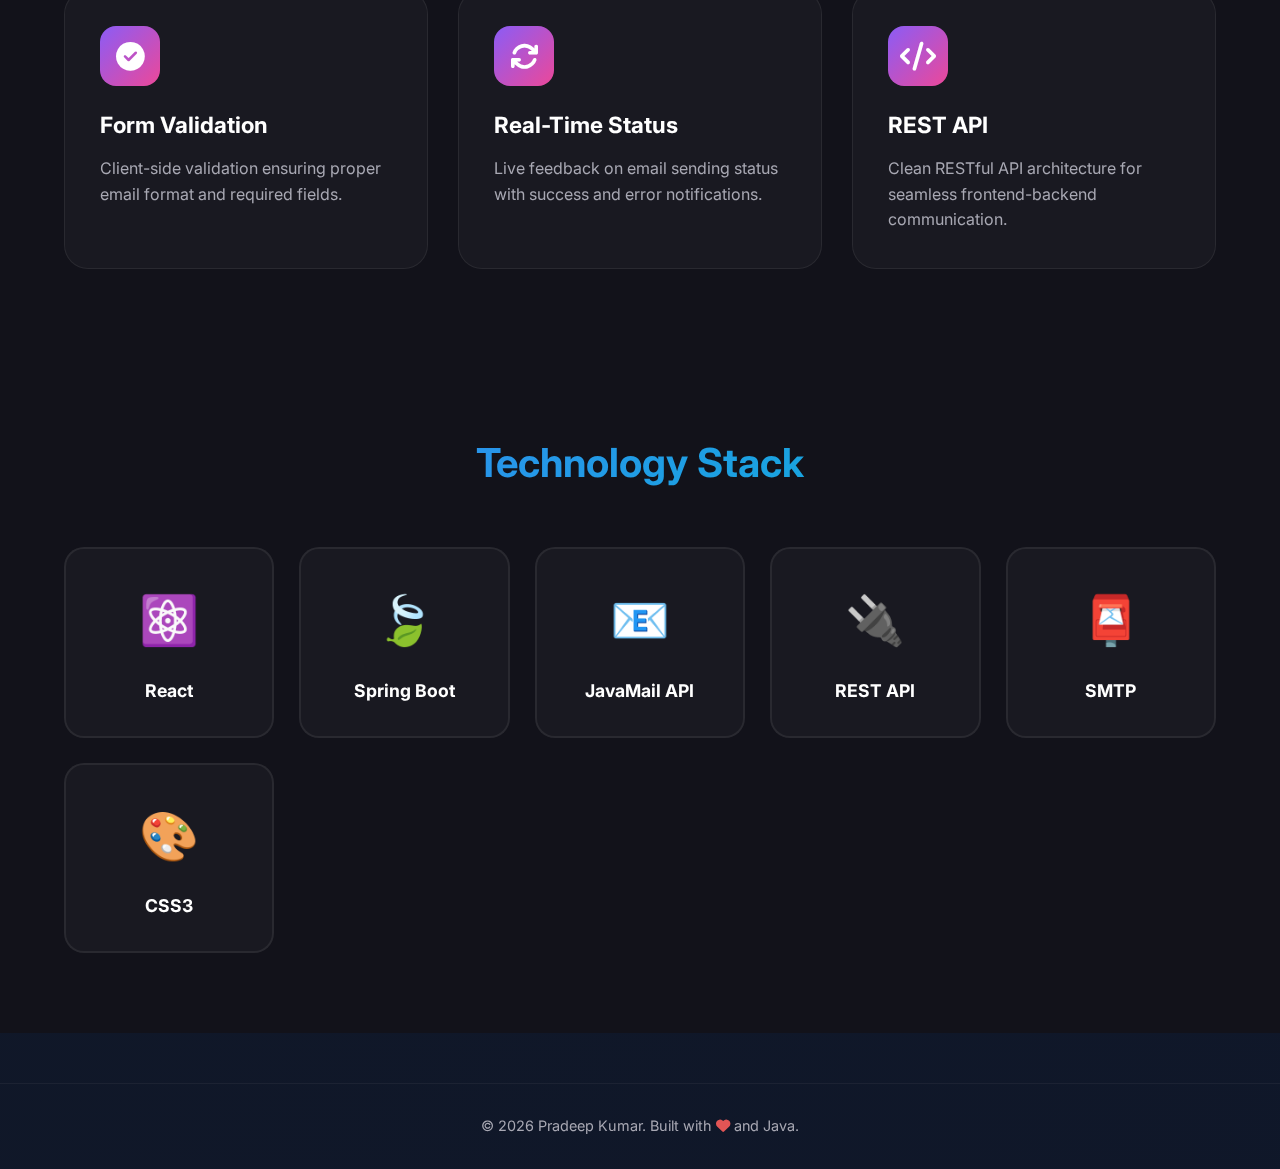
<file: projects/email-sender.html>
<!doctype html>
<html lang="en">
  <head>
    <meta charset="UTF-8" />
    <meta name="viewport" content="width=device-width, initial-scale=1.0" />
    <title>Email Sender | Pradeep Kumar</title>
    <link rel="stylesheet" href="../styles.css" />
    <link rel="stylesheet" href="../css/project-template.css" />
    <link rel="preconnect" href="https://fonts.googleapis.com" />
    <link rel="preconnect" href="https://fonts.gstatic.com" crossorigin />
    <link
      href="https://fonts.googleapis.com/css2?family=Inter:wght@300;400;600&family=Poppins:wght@500;700;800&display=swap"
      rel="stylesheet"
    />
    <link
      rel="stylesheet"
      href="https://cdnjs.cloudflare.com/ajax/libs/font-awesome/6.4.0/css/all.min.css"
    />
  </head>
  <body>
    <nav class="navbar">
      <div class="logo"><a href="../index.html">PK.</a></div>
      <ul class="nav-links">
        <li><a href="../index.html">Home</a></li>
        <li><a href="../about.html">About</a></li>
        <li><a href="../skills.html">Skills</a></li>
        <li><a href="../projects.html" class="active">Projects</a></li>
        <li><a href="../contact.html">Contact</a></li>
      </ul>
      <div class="hamburger"><i class="fa-solid fa-bars"></i></div>
    </nav>

    <div class="back-nav">
      <a href="../projects.html" class="back-btn">
        <i class="fa-solid fa-arrow-left"></i> Back to Projects
      </a>
    </div>

    <section
      class="project-hero"
      style="background: linear-gradient(135deg, #f59e0b 0%, #f97316 100%)"
    >
      <div class="project-hero-content">
        <span class="project-category">Full-Stack Application</span>
        <h1 class="project-title">Email Sender</h1>
        <p class="project-tagline">Full-Stack Email Management Application</p>

        <div class="project-tech-badges">
          <span class="tech-badge">React</span>
          <span class="tech-badge">Spring Boot</span>
          <span class="tech-badge">REST API</span>
          <span class="tech-badge">JavaMail</span>
          <span class="tech-badge">SMTP</span>
        </div>

        <div class="project-cta-buttons">
          <a
            href="https://github.com/pradeepkumar823/EmailSender-frontend"
            target="_blank"
            class="btn-github"
          >
            <i class="fab fa-github"></i> Frontend Repo
          </a>
          <a
            href="https://github.com/pradeepkumar823/email-backend"
            target="_blank"
            class="btn-demo"
          >
            <i class="fab fa-github"></i> Backend Repo
          </a>
        </div>
      </div>
    </section>

    <section class="project-overview">
      <div class="section-container">
        <div class="overview-grid">
          <div class="overview-content">
            <h2>Project Overview</h2>
            <p>
              A full-stack email application that enables users to send, manage,
              and track emails through an intuitive React frontend and robust
              Spring Boot backend. The application integrates with SMTP servers
              for reliable email delivery.
            </p>
            <p>
              Features a modern React UI with form validation, real-time status
              updates, and a RESTful backend API built with Spring Boot.
              Implements JavaMail API for email operations with support for
              attachments and HTML content.
            </p>
          </div>

          <div class="overview-stats">
            <div class="stat-card">
              <div class="stat-label">Architecture</div>
              <div class="stat-value">Full-Stack</div>
            </div>
            <div class="stat-card">
              <div class="stat-label">Email Protocol</div>
              <div class="stat-value">SMTP</div>
            </div>
          </div>
        </div>
      </div>
    </section>

    <section class="project-features">
      <div class="section-container">
        <h2
          style="
            text-align: center;
            font-size: 2.5rem;
            background: var(--gradient-accent);
            -webkit-background-clip: text;
            background-clip: text;
            color: transparent;
          "
        >
          Key Features
        </h2>

        <div class="features-grid">
          <div class="feature-card">
            <div class="feature-icon">
              <i class="fa-solid fa-paper-plane"></i>
            </div>
            <h3>Email Sending</h3>
            <p>
              Send emails with custom subject, body, and recipients through
              intuitive interface.
            </p>
          </div>

          <div class="feature-card">
            <div class="feature-icon"><i class="fa-solid fa-file-alt"></i></div>
            <h3>HTML Support</h3>
            <p>
              Support for rich HTML email content with formatting and styling
              options.
            </p>
          </div>

          <div class="feature-card">
            <div class="feature-icon">
              <i class="fa-solid fa-paperclip"></i>
            </div>
            <h3>Attachments</h3>
            <p>
              Attach files to emails with support for multiple file types and
              sizes.
            </p>
          </div>

          <div class="feature-card">
            <div class="feature-icon">
              <i class="fa-solid fa-check-circle"></i>
            </div>
            <h3>Form Validation</h3>
            <p>
              Client-side validation ensuring proper email format and required
              fields.
            </p>
          </div>

          <div class="feature-card">
            <div class="feature-icon"><i class="fa-solid fa-sync"></i></div>
            <h3>Real-Time Status</h3>
            <p>
              Live feedback on email sending status with success and error
              notifications.
            </p>
          </div>

          <div class="feature-card">
            <div class="feature-icon"><i class="fa-solid fa-code"></i></div>
            <h3>REST API</h3>
            <p>
              Clean RESTful API architecture for seamless frontend-backend
              communication.
            </p>
          </div>
        </div>
      </div>
    </section>

    <section class="tech-stack-section">
      <div class="section-container">
        <h2
          style="
            text-align: center;
            font-size: 2.5rem;
            background: var(--gradient-secondary);
            -webkit-background-clip: text;
            background-clip: text;
            color: transparent;
          "
        >
          Technology Stack
        </h2>

        <div class="tech-stack-grid">
          <div class="tech-stack-card">
            <div class="tech-icon">⚛️</div>
            <div class="tech-name">React</div>
          </div>
          <div class="tech-stack-card">
            <div class="tech-icon">🍃</div>
            <div class="tech-name">Spring Boot</div>
          </div>
          <div class="tech-stack-card">
            <div class="tech-icon">📧</div>
            <div class="tech-name">JavaMail API</div>
          </div>
          <div class="tech-stack-card">
            <div class="tech-icon">🔌</div>
            <div class="tech-name">REST API</div>
          </div>
          <div class="tech-stack-card">
            <div class="tech-icon">📮</div>
            <div class="tech-name">SMTP</div>
          </div>
          <div class="tech-stack-card">
            <div class="tech-icon">🎨</div>
            <div class="tech-name">CSS3</div>
          </div>
        </div>
      </div>
    </section>

    <footer>
      <p>
        &copy; 2026 Pradeep Kumar. Built with
        <i class="fas fa-heart" style="color: #e25555"></i> and Java.
      </p>
    </footer>

    <script src="../script.js"></script>
  </body>
</html>
</file>
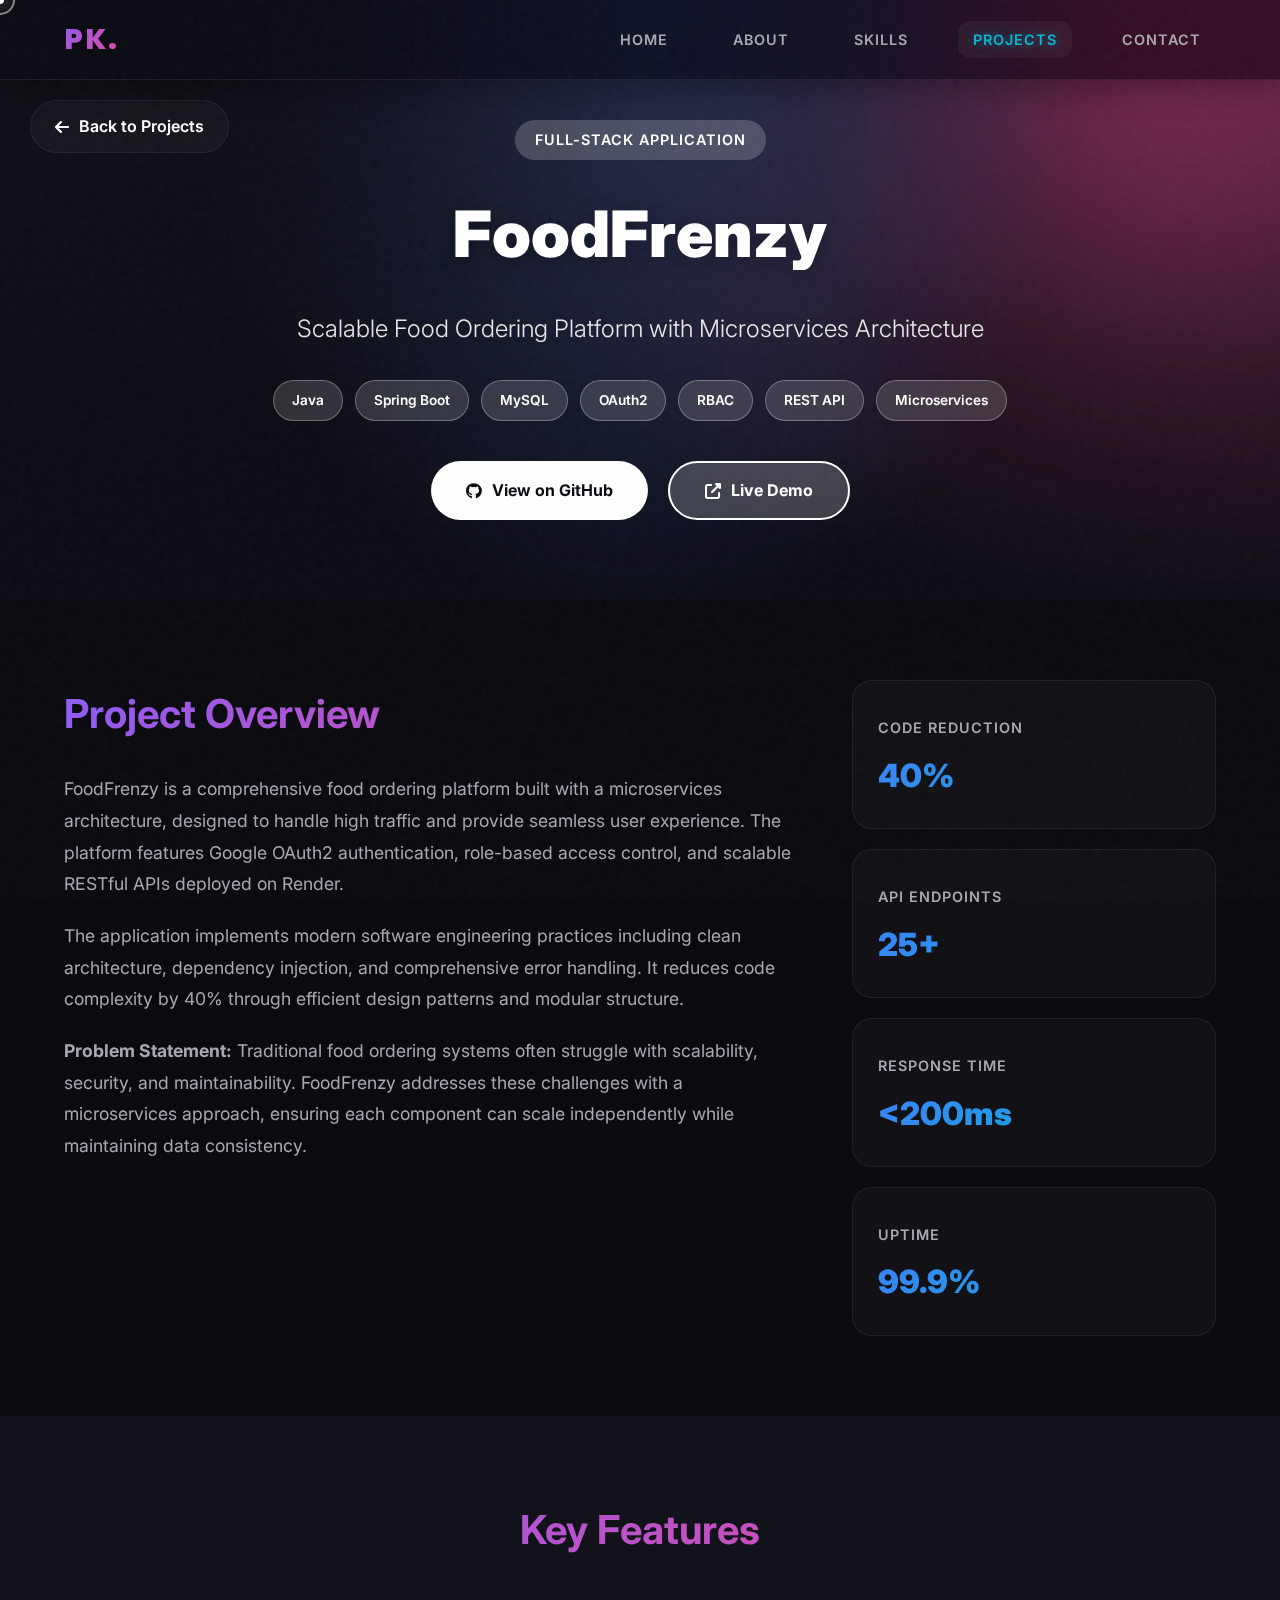
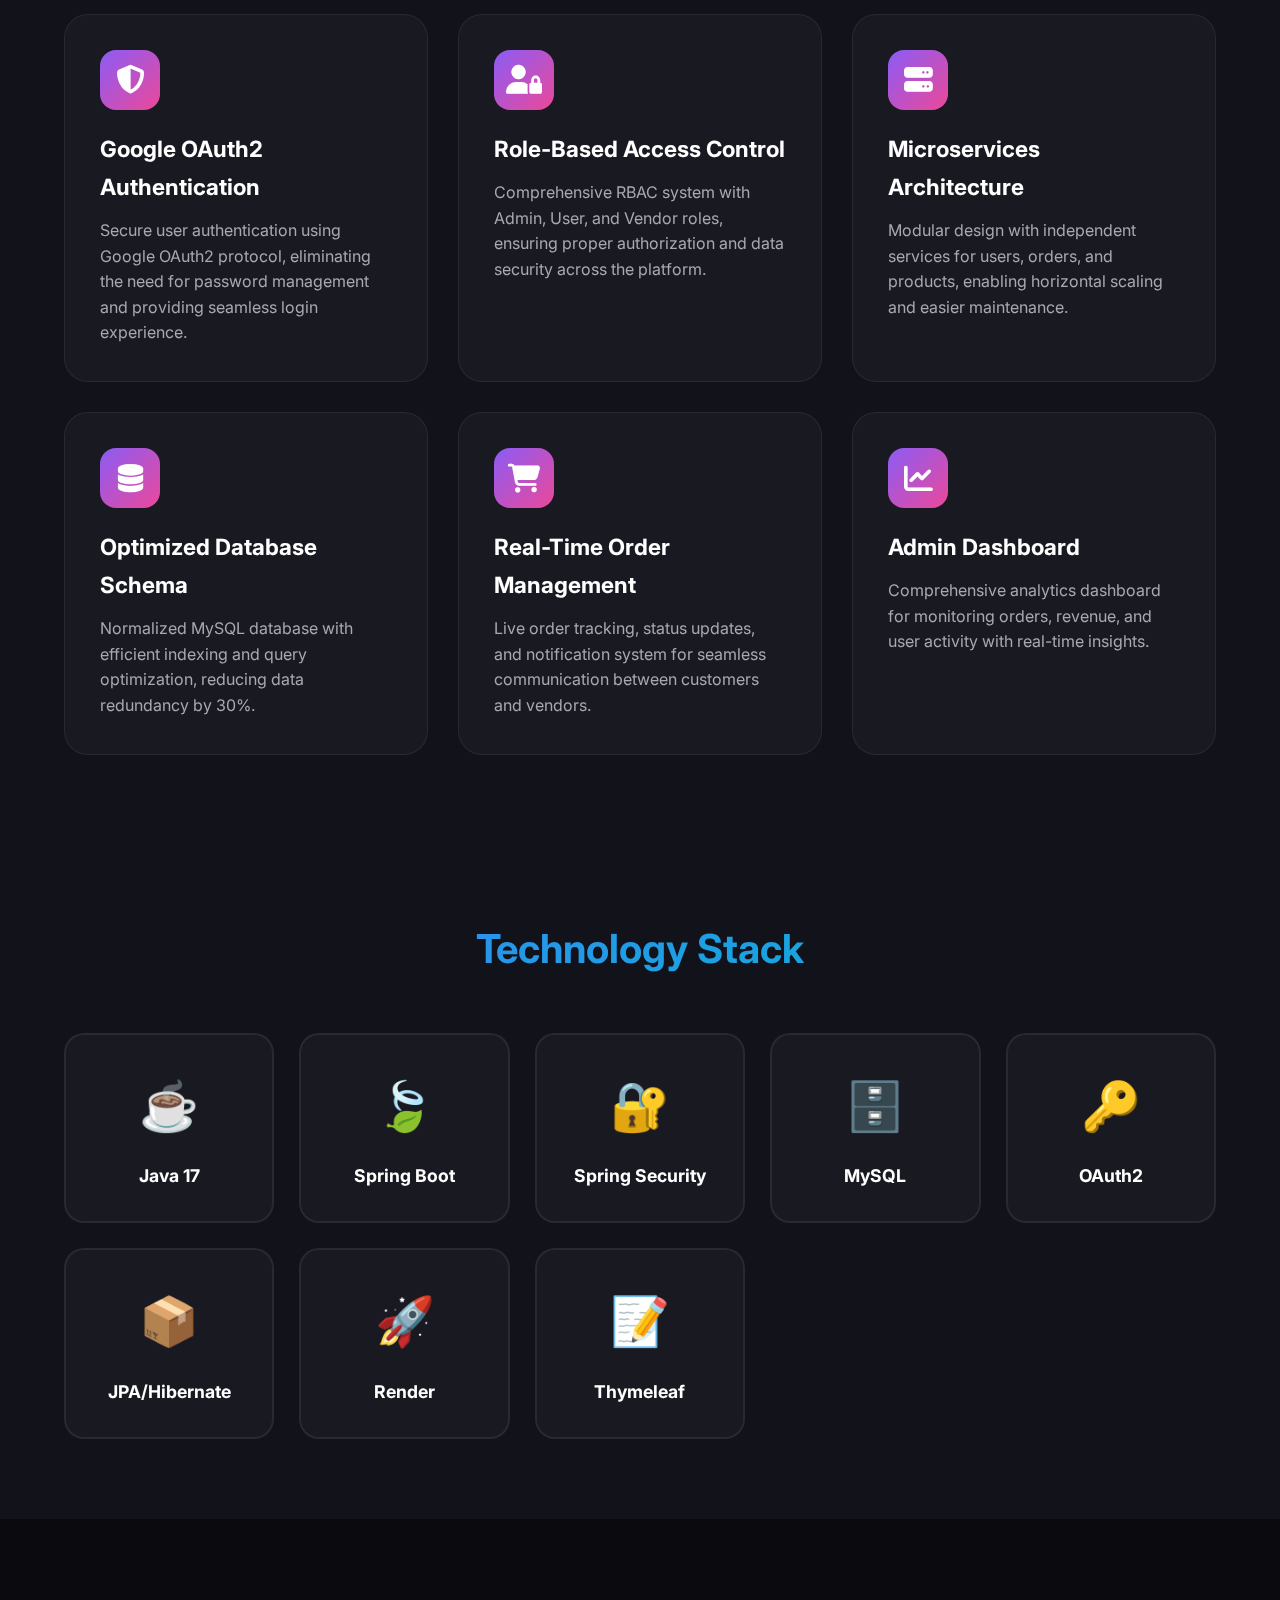
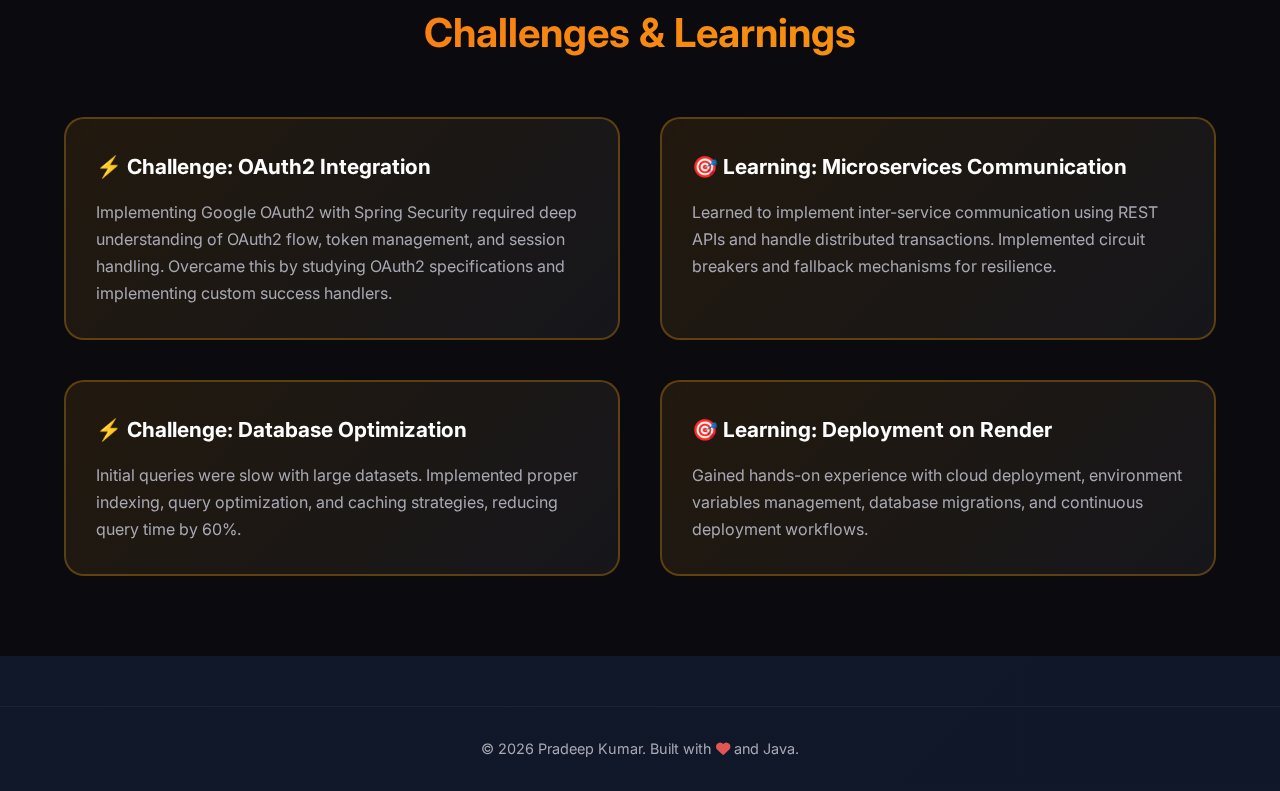
<file: projects/foodfrenzy.html>
<!doctype html>
<html lang="en">
  <head>
    <meta charset="UTF-8" />
    <meta name="viewport" content="width=device-width, initial-scale=1.0" />
    <title>FoodFrenzy | Pradeep Kumar</title>
    <link rel="stylesheet" href="../styles.css" />
    <link rel="stylesheet" href="../css/project-template.css" />

    <!-- Google Fonts -->
    <link rel="preconnect" href="https://fonts.googleapis.com" />
    <link rel="preconnect" href="https://fonts.gstatic.com" crossorigin />
    <link
      href="https://fonts.googleapis.com/css2?family=Inter:wght@300;400;600&family=Poppins:wght@500;700;800&display=swap"
      rel="stylesheet"
    />

    <!-- FontAwesome -->
    <link
      rel="stylesheet"
      href="https://cdnjs.cloudflare.com/ajax/libs/font-awesome/6.4.0/css/all.min.css"
    />
  </head>
  <body>
    <!-- Navigation -->
    <nav class="navbar">
      <div class="logo"><a href="../index.html">PK.</a></div>
      <ul class="nav-links">
        <li><a href="../index.html">Home</a></li>
        <li><a href="../about.html">About</a></li>
        <li><a href="../skills.html">Skills</a></li>
        <li><a href="../projects.html" class="active">Projects</a></li>
        <li><a href="../contact.html">Contact</a></li>
      </ul>
      <div class="hamburger">
        <i class="fa-solid fa-bars"></i>
      </div>
    </nav>

    <!-- Back Navigation -->
    <div class="back-nav">
      <a href="../projects.html" class="back-btn">
        <i class="fa-solid fa-arrow-left"></i> Back to Projects
      </a>
    </div>

    <!-- Project Hero -->
    <section class="project-hero">
      <div class="project-hero-content">
        <span class="project-category">Full-Stack Application</span>
        <h1 class="project-title">FoodFrenzy</h1>
        <p class="project-tagline">
          Scalable Food Ordering Platform with Microservices Architecture
        </p>

        <div class="project-tech-badges">
          <span class="tech-badge">Java</span>
          <span class="tech-badge">Spring Boot</span>
          <span class="tech-badge">MySQL</span>
          <span class="tech-badge">OAuth2</span>
          <span class="tech-badge">RBAC</span>
          <span class="tech-badge">REST API</span>
          <span class="tech-badge">Microservices</span>
        </div>

        <div class="project-cta-buttons">
          <a
            href="https://github.com/pradeepkumar823/FoodFrenzy-main"
            target="_blank"
            class="btn-github"
          >
            <i class="fab fa-github"></i> View on GitHub
          </a>
          <a href="#" class="btn-demo">
            <i class="fa-solid fa-external-link-alt"></i> Live Demo
          </a>
        </div>
      </div>
    </section>

    <!-- Project Overview -->
    <section class="project-overview">
      <div class="section-container">
        <div class="overview-grid">
          <div class="overview-content">
            <h2>Project Overview</h2>
            <p>
              FoodFrenzy is a comprehensive food ordering platform built with a
              microservices architecture, designed to handle high traffic and
              provide seamless user experience. The platform features Google
              OAuth2 authentication, role-based access control, and scalable
              RESTful APIs deployed on Render.
            </p>
            <p>
              The application implements modern software engineering practices
              including clean architecture, dependency injection, and
              comprehensive error handling. It reduces code complexity by 40%
              through efficient design patterns and modular structure.
            </p>
            <p>
              <strong>Problem Statement:</strong> Traditional food ordering
              systems often struggle with scalability, security, and
              maintainability. FoodFrenzy addresses these challenges with a
              microservices approach, ensuring each component can scale
              independently while maintaining data consistency.
            </p>
          </div>

          <div class="overview-stats">
            <div class="stat-card">
              <div class="stat-label">Code Reduction</div>
              <div class="stat-value">40%</div>
            </div>
            <div class="stat-card">
              <div class="stat-label">API Endpoints</div>
              <div class="stat-value">25+</div>
            </div>
            <div class="stat-card">
              <div class="stat-label">Response Time</div>
              <div class="stat-value">&lt;200ms</div>
            </div>
            <div class="stat-card">
              <div class="stat-label">Uptime</div>
              <div class="stat-value">99.9%</div>
            </div>
          </div>
        </div>
      </div>
    </section>

    <!-- Key Features -->
    <section class="project-features">
      <div class="section-container">
        <h2
          style="
            text-align: center;
            font-size: 2.5rem;
            background: var(--gradient-primary);
            -webkit-background-clip: text;
            background-clip: text;
            color: transparent;
          "
        >
          Key Features
        </h2>

        <div class="features-grid">
          <div class="feature-card">
            <div class="feature-icon">
              <i class="fa-solid fa-shield-alt"></i>
            </div>
            <h3>Google OAuth2 Authentication</h3>
            <p>
              Secure user authentication using Google OAuth2 protocol,
              eliminating the need for password management and providing
              seamless login experience.
            </p>
          </div>

          <div class="feature-card">
            <div class="feature-icon">
              <i class="fa-solid fa-user-lock"></i>
            </div>
            <h3>Role-Based Access Control</h3>
            <p>
              Comprehensive RBAC system with Admin, User, and Vendor roles,
              ensuring proper authorization and data security across the
              platform.
            </p>
          </div>

          <div class="feature-card">
            <div class="feature-icon">
              <i class="fa-solid fa-server"></i>
            </div>
            <h3>Microservices Architecture</h3>
            <p>
              Modular design with independent services for users, orders, and
              products, enabling horizontal scaling and easier maintenance.
            </p>
          </div>

          <div class="feature-card">
            <div class="feature-icon">
              <i class="fa-solid fa-database"></i>
            </div>
            <h3>Optimized Database Schema</h3>
            <p>
              Normalized MySQL database with efficient indexing and query
              optimization, reducing data redundancy by 30%.
            </p>
          </div>

          <div class="feature-card">
            <div class="feature-icon">
              <i class="fa-solid fa-shopping-cart"></i>
            </div>
            <h3>Real-Time Order Management</h3>
            <p>
              Live order tracking, status updates, and notification system for
              seamless communication between customers and vendors.
            </p>
          </div>

          <div class="feature-card">
            <div class="feature-icon">
              <i class="fa-solid fa-chart-line"></i>
            </div>
            <h3>Admin Dashboard</h3>
            <p>
              Comprehensive analytics dashboard for monitoring orders, revenue,
              and user activity with real-time insights.
            </p>
          </div>
        </div>
      </div>
    </section>

    <!-- Tech Stack -->
    <section class="tech-stack-section">
      <div class="section-container">
        <h2
          style="
            text-align: center;
            font-size: 2.5rem;
            background: var(--gradient-secondary);
            -webkit-background-clip: text;
            background-clip: text;
            color: transparent;
          "
        >
          Technology Stack
        </h2>

        <div class="tech-stack-grid">
          <div class="tech-stack-card">
            <div class="tech-icon">☕</div>
            <div class="tech-name">Java 17</div>
          </div>

          <div class="tech-stack-card">
            <div class="tech-icon">🍃</div>
            <div class="tech-name">Spring Boot</div>
          </div>

          <div class="tech-stack-card">
            <div class="tech-icon">🔐</div>
            <div class="tech-name">Spring Security</div>
          </div>

          <div class="tech-stack-card">
            <div class="tech-icon">🗄️</div>
            <div class="tech-name">MySQL</div>
          </div>

          <div class="tech-stack-card">
            <div class="tech-icon">🔑</div>
            <div class="tech-name">OAuth2</div>
          </div>

          <div class="tech-stack-card">
            <div class="tech-icon">📦</div>
            <div class="tech-name">JPA/Hibernate</div>
          </div>

          <div class="tech-stack-card">
            <div class="tech-icon">🚀</div>
            <div class="tech-name">Render</div>
          </div>

          <div class="tech-stack-card">
            <div class="tech-icon">📝</div>
            <div class="tech-name">Thymeleaf</div>
          </div>
        </div>
      </div>
    </section>

    <!-- Challenges & Learnings -->
    <section class="challenges-section">
      <div class="section-container">
        <h2
          style="
            text-align: center;
            font-size: 2.5rem;
            background: var(--gradient-accent);
            -webkit-background-clip: text;
            background-clip: text;
            color: transparent;
            margin-bottom: 20px;
          "
        >
          Challenges & Learnings
        </h2>

        <div class="challenges-grid">
          <div class="challenge-item">
            <h3>⚡ Challenge: OAuth2 Integration</h3>
            <p>
              Implementing Google OAuth2 with Spring Security required deep
              understanding of OAuth2 flow, token management, and session
              handling. Overcame this by studying OAuth2 specifications and
              implementing custom success handlers.
            </p>
          </div>

          <div class="challenge-item">
            <h3>🎯 Learning: Microservices Communication</h3>
            <p>
              Learned to implement inter-service communication using REST APIs
              and handle distributed transactions. Implemented circuit breakers
              and fallback mechanisms for resilience.
            </p>
          </div>

          <div class="challenge-item">
            <h3>⚡ Challenge: Database Optimization</h3>
            <p>
              Initial queries were slow with large datasets. Implemented proper
              indexing, query optimization, and caching strategies, reducing
              query time by 60%.
            </p>
          </div>

          <div class="challenge-item">
            <h3>🎯 Learning: Deployment on Render</h3>
            <p>
              Gained hands-on experience with cloud deployment, environment
              variables management, database migrations, and continuous
              deployment workflows.
            </p>
          </div>
        </div>
      </div>
    </section>

    <footer>
      <p>
        &copy; 2026 Pradeep Kumar. Built with
        <i class="fa-solid fa-heart" style="color: #e25555"></i> and Java.
      </p>
    </footer>

    <script src="../script.js"></script>
  </body>
</html>
</file>
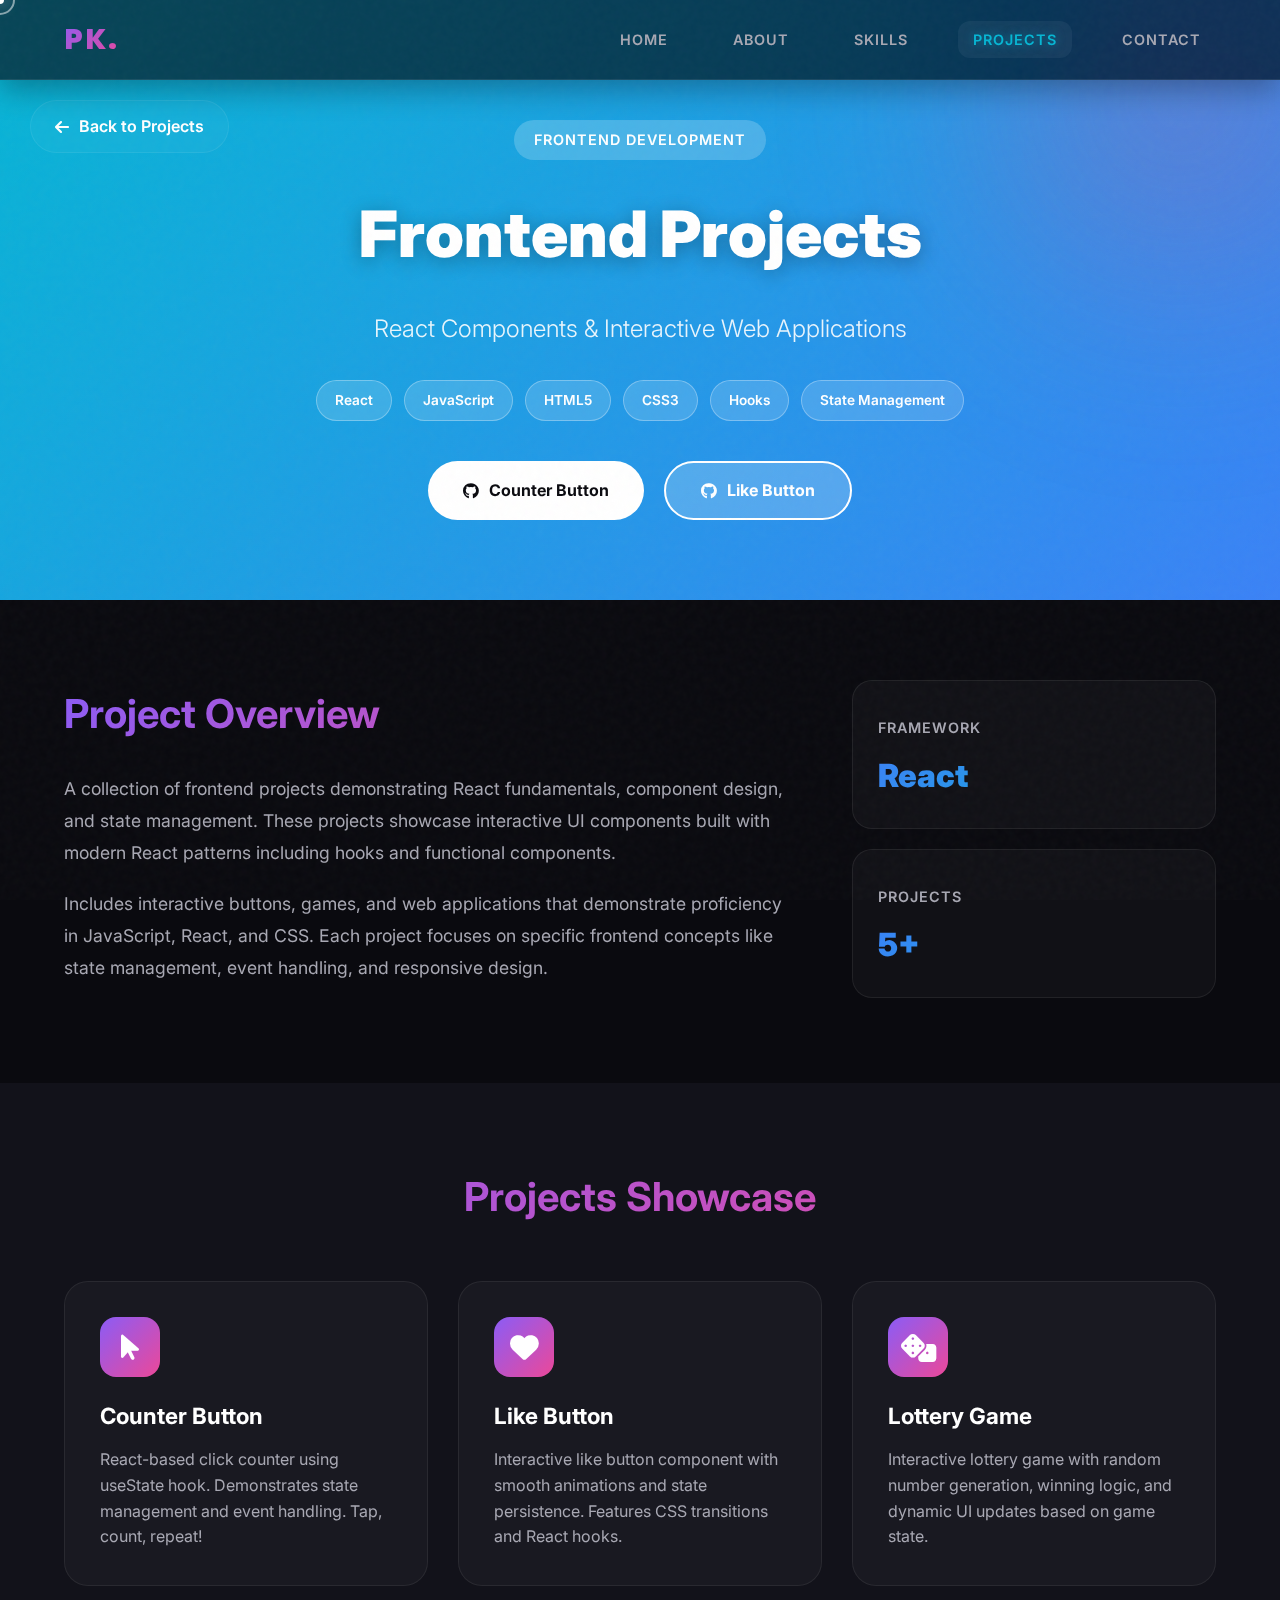
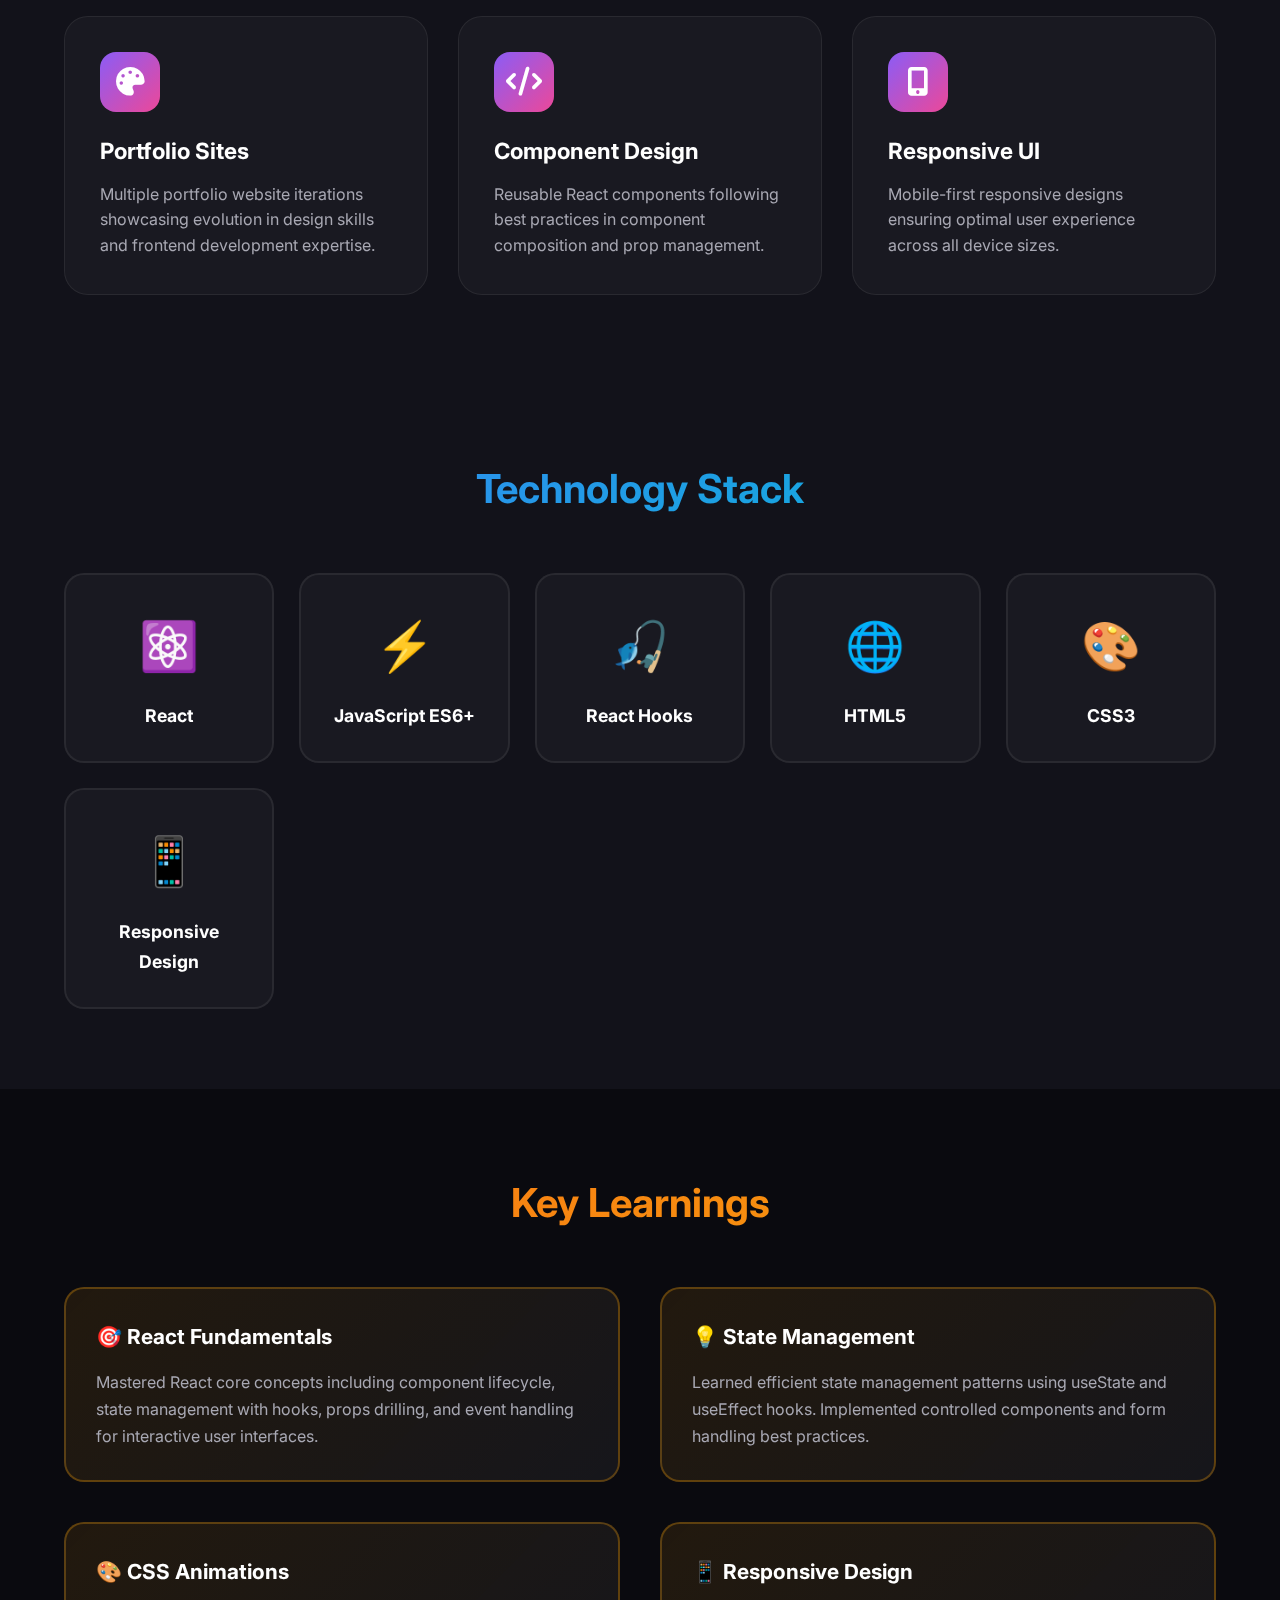
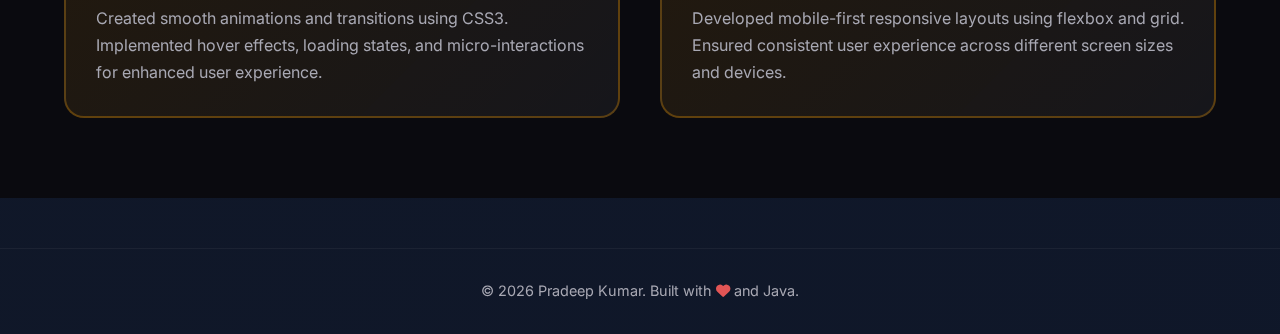
<file: projects/frontend-projects.html>
<!doctype html>
<html lang="en">
  <head>
    <meta charset="UTF-8" />
    <meta name="viewport" content="width=device-width, initial-scale=1.0" />
    <title>Frontend Projects | Pradeep Kumar</title>
    <link rel="stylesheet" href="../styles.css" />
    <link rel="stylesheet" href="../css/project-template.css" />
    <link rel="preconnect" href="https://fonts.googleapis.com" />
    <link rel="preconnect" href="https://fonts.gstatic.com" crossorigin />
    <link
      href="https://fonts.googleapis.com/css2?family=Inter:wght@300;400;600&family=Poppins:wght@500;700;800&display=swap"
      rel="stylesheet"
    />
    <link
      rel="stylesheet"
      href="https://cdnjs.cloudflare.com/ajax/libs/font-awesome/6.4.0/css/all.min.css"
    />
  </head>
  <body>
    <nav class="navbar">
      <div class="logo"><a href="../index.html">PK.</a></div>
      <ul class="nav-links">
        <li><a href="../index.html">Home</a></li>
        <li><a href="../about.html">About</a></li>
        <li><a href="../skills.html">Skills</a></li>
        <li><a href="../projects.html" class="active">Projects</a></li>
        <li><a href="../contact.html">Contact</a></li>
      </ul>
      <div class="hamburger"><i class="fa-solid fa-bars"></i></div>
    </nav>

    <div class="back-nav">
      <a href="../projects.html" class="back-btn">
        <i class="fa-solid fa-arrow-left"></i> Back to Projects
      </a>
    </div>

    <section
      class="project-hero"
      style="background: linear-gradient(135deg, #06b6d4 0%, #3b82f6 100%)"
    >
      <div class="project-hero-content">
        <span class="project-category">Frontend Development</span>
        <h1 class="project-title">Frontend Projects</h1>
        <p class="project-tagline">
          React Components & Interactive Web Applications
        </p>

        <div class="project-tech-badges">
          <span class="tech-badge">React</span>
          <span class="tech-badge">JavaScript</span>
          <span class="tech-badge">HTML5</span>
          <span class="tech-badge">CSS3</span>
          <span class="tech-badge">Hooks</span>
          <span class="tech-badge">State Management</span>
        </div>

        <div class="project-cta-buttons">
          <a
            href="https://github.com/pradeepkumar823/COUNTER-BUTTON"
            target="_blank"
            class="btn-github"
          >
            <i class="fab fa-github"></i> Counter Button
          </a>
          <a
            href="https://github.com/pradeepkumar823/Like-Button"
            target="_blank"
            class="btn-demo"
          >
            <i class="fab fa-github"></i> Like Button
          </a>
        </div>
      </div>
    </section>

    <section class="project-overview">
      <div class="section-container">
        <div class="overview-grid">
          <div class="overview-content">
            <h2>Project Overview</h2>
            <p>
              A collection of frontend projects demonstrating React
              fundamentals, component design, and state management. These
              projects showcase interactive UI components built with modern
              React patterns including hooks and functional components.
            </p>
            <p>
              Includes interactive buttons, games, and web applications that
              demonstrate proficiency in JavaScript, React, and CSS. Each
              project focuses on specific frontend concepts like state
              management, event handling, and responsive design.
            </p>
          </div>

          <div class="overview-stats">
            <div class="stat-card">
              <div class="stat-label">Framework</div>
              <div class="stat-value">React</div>
            </div>
            <div class="stat-card">
              <div class="stat-label">Projects</div>
              <div class="stat-value">5+</div>
            </div>
          </div>
        </div>
      </div>
    </section>

    <section class="project-features">
      <div class="section-container">
        <h2
          style="
            text-align: center;
            font-size: 2.5rem;
            background: var(--gradient-primary);
            -webkit-background-clip: text;
            background-clip: text;
            color: transparent;
          "
        >
          Projects Showcase
        </h2>

        <div class="features-grid">
          <div class="feature-card">
            <div class="feature-icon">
              <i class="fa-solid fa-mouse-pointer"></i>
            </div>
            <h3>Counter Button</h3>
            <p>
              React-based click counter using useState hook. Demonstrates state
              management and event handling. Tap, count, repeat!
            </p>
          </div>

          <div class="feature-card">
            <div class="feature-icon"><i class="fa-solid fa-heart"></i></div>
            <h3>Like Button</h3>
            <p>
              Interactive like button component with smooth animations and state
              persistence. Features CSS transitions and React hooks.
            </p>
          </div>

          <div class="feature-card">
            <div class="feature-icon"><i class="fa-solid fa-dice"></i></div>
            <h3>Lottery Game</h3>
            <p>
              Interactive lottery game with random number generation, winning
              logic, and dynamic UI updates based on game state.
            </p>
          </div>

          <div class="feature-card">
            <div class="feature-icon"><i class="fa-solid fa-palette"></i></div>
            <h3>Portfolio Sites</h3>
            <p>
              Multiple portfolio website iterations showcasing evolution in
              design skills and frontend development expertise.
            </p>
          </div>

          <div class="feature-card">
            <div class="feature-icon"><i class="fa-solid fa-code"></i></div>
            <h3>Component Design</h3>
            <p>
              Reusable React components following best practices in component
              composition and prop management.
            </p>
          </div>

          <div class="feature-card">
            <div class="feature-icon">
              <i class="fa-solid fa-mobile-alt"></i>
            </div>
            <h3>Responsive UI</h3>
            <p>
              Mobile-first responsive designs ensuring optimal user experience
              across all device sizes.
            </p>
          </div>
        </div>
      </div>
    </section>

    <section class="tech-stack-section">
      <div class="section-container">
        <h2
          style="
            text-align: center;
            font-size: 2.5rem;
            background: var(--gradient-secondary);
            -webkit-background-clip: text;
            background-clip: text;
            color: transparent;
          "
        >
          Technology Stack
        </h2>

        <div class="tech-stack-grid">
          <div class="tech-stack-card">
            <div class="tech-icon">⚛️</div>
            <div class="tech-name">React</div>
          </div>
          <div class="tech-stack-card">
            <div class="tech-icon">⚡</div>
            <div class="tech-name">JavaScript ES6+</div>
          </div>
          <div class="tech-stack-card">
            <div class="tech-icon">🎣</div>
            <div class="tech-name">React Hooks</div>
          </div>
          <div class="tech-stack-card">
            <div class="tech-icon">🌐</div>
            <div class="tech-name">HTML5</div>
          </div>
          <div class="tech-stack-card">
            <div class="tech-icon">🎨</div>
            <div class="tech-name">CSS3</div>
          </div>
          <div class="tech-stack-card">
            <div class="tech-icon">📱</div>
            <div class="tech-name">Responsive Design</div>
          </div>
        </div>
      </div>
    </section>

    <section class="challenges-section">
      <div class="section-container">
        <h2
          style="
            text-align: center;
            font-size: 2.5rem;
            background: var(--gradient-accent);
            -webkit-background-clip: text;
            background-clip: text;
            color: transparent;
            margin-bottom: 20px;
          "
        >
          Key Learnings
        </h2>

        <div class="challenges-grid">
          <div class="challenge-item">
            <h3>🎯 React Fundamentals</h3>
            <p>
              Mastered React core concepts including component lifecycle, state
              management with hooks, props drilling, and event handling for
              interactive user interfaces.
            </p>
          </div>

          <div class="challenge-item">
            <h3>💡 State Management</h3>
            <p>
              Learned efficient state management patterns using useState and
              useEffect hooks. Implemented controlled components and form
              handling best practices.
            </p>
          </div>

          <div class="challenge-item">
            <h3>🎨 CSS Animations</h3>
            <p>
              Created smooth animations and transitions using CSS3. Implemented
              hover effects, loading states, and micro-interactions for enhanced
              user experience.
            </p>
          </div>

          <div class="challenge-item">
            <h3>📱 Responsive Design</h3>
            <p>
              Developed mobile-first responsive layouts using flexbox and grid.
              Ensured consistent user experience across different screen sizes
              and devices.
            </p>
          </div>
        </div>
      </div>
    </section>

    <footer>
      <p>
        &copy; 2026 Pradeep Kumar. Built with
        <i class="fas fa-heart" style="color: #e25555"></i> and Java.
      </p>
    </footer>

    <script src="../script.js"></script>
  </body>
</html>
</file>
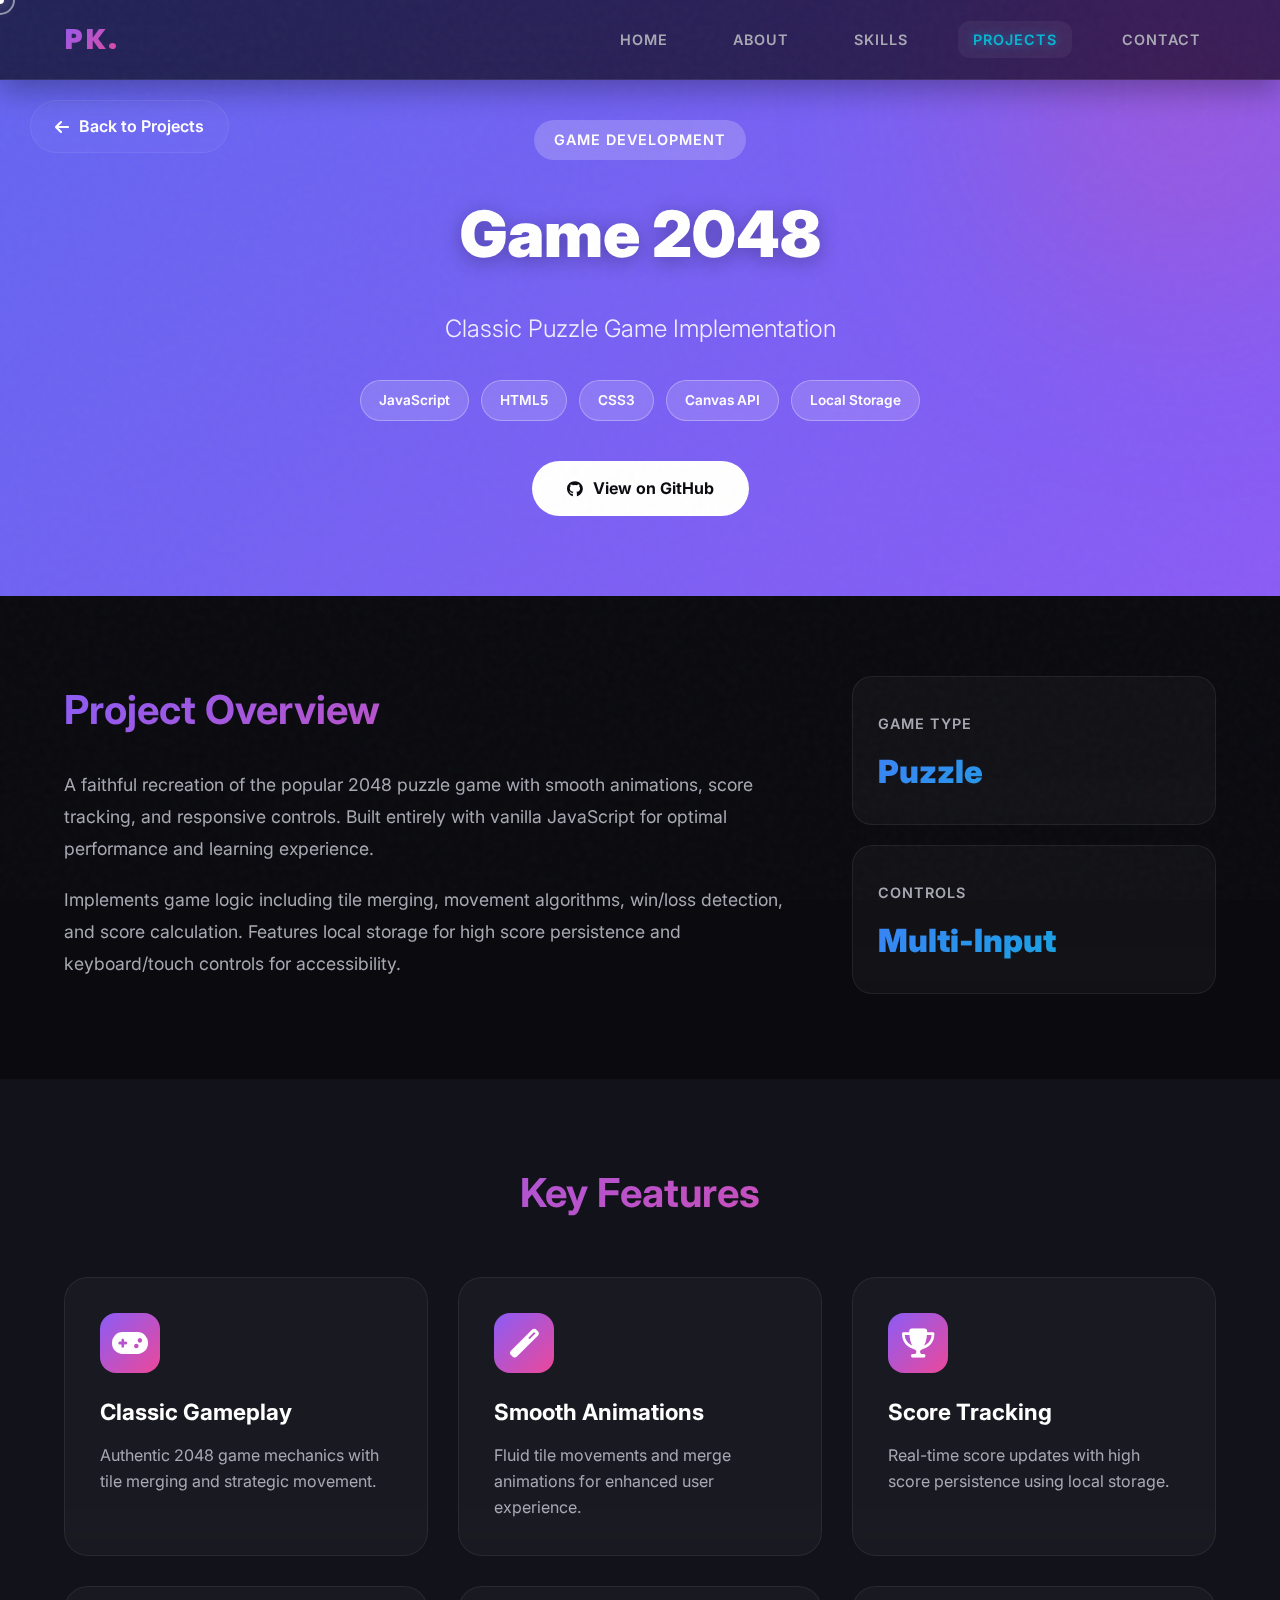
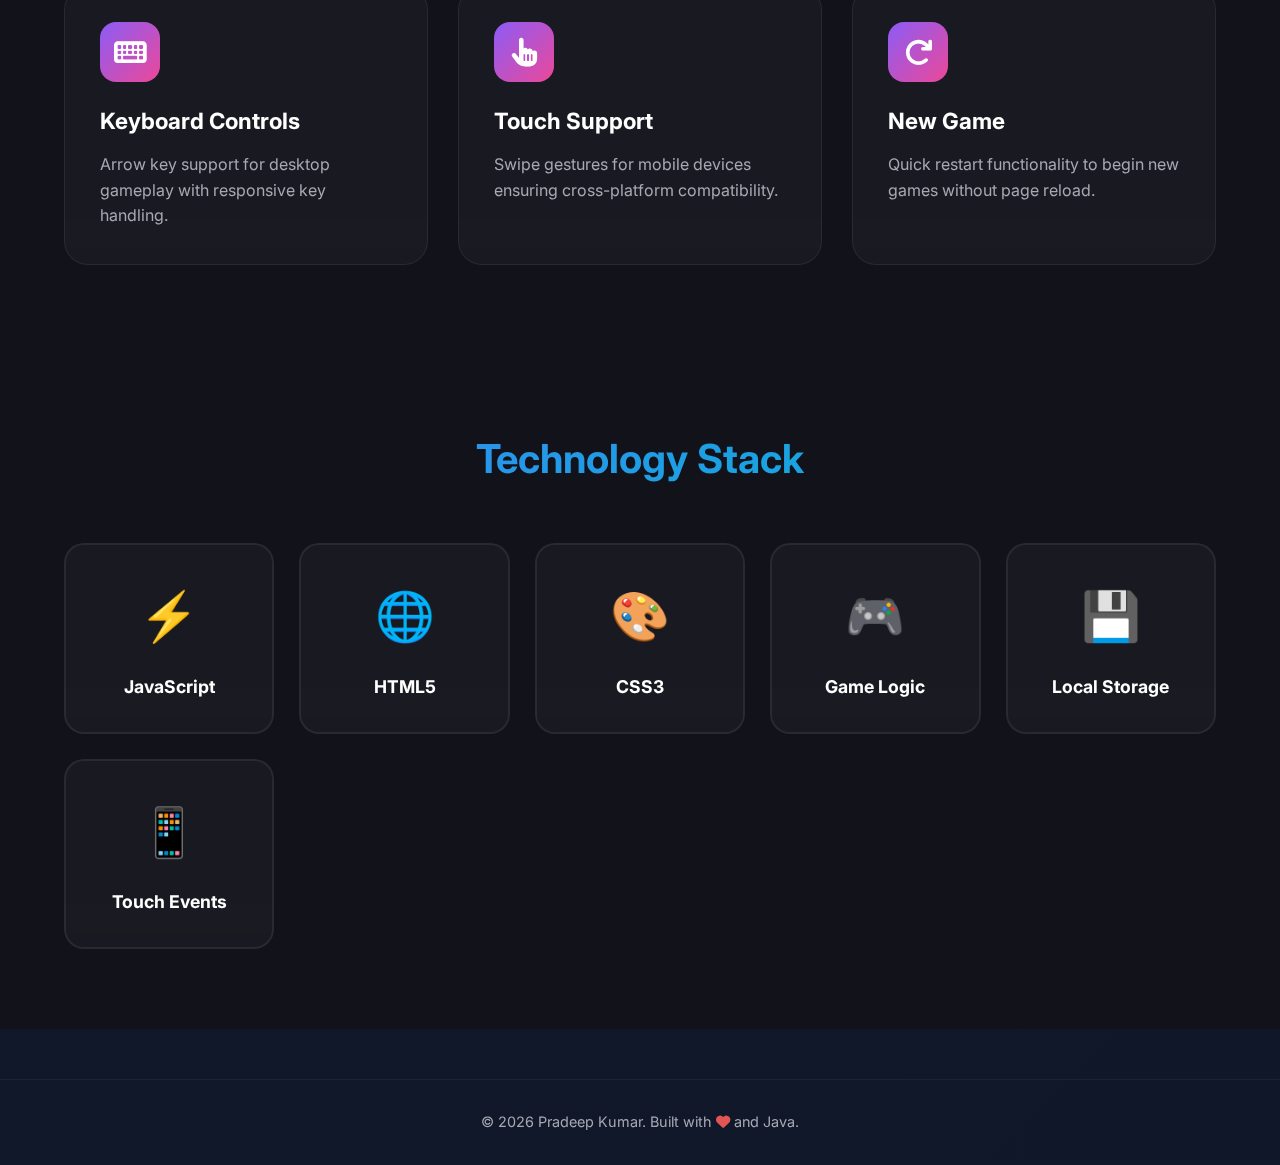
<file: projects/game2048.html>
<!doctype html>
<html lang="en">
  <head>
    <meta charset="UTF-8" />
    <meta name="viewport" content="width=device-width, initial-scale=1.0" />
    <title>Game 2048 | Pradeep Kumar</title>
    <link rel="stylesheet" href="../styles.css" />
    <link rel="stylesheet" href="../css/project-template.css" />
    <link rel="preconnect" href="https://fonts.googleapis.com" />
    <link rel="preconnect" href="https://fonts.gstatic.com" crossorigin />
    <link
      href="https://fonts.googleapis.com/css2?family=Inter:wght@300;400;600&family=Poppins:wght@500;700;800&display=swap"
      rel="stylesheet"
    />
    <link
      rel="stylesheet"
      href="https://cdnjs.cloudflare.com/ajax/libs/font-awesome/6.4.0/css/all.min.css"
    />
  </head>
  <body>
    <nav class="navbar">
      <div class="logo"><a href="../index.html">PK.</a></div>
      <ul class="nav-links">
        <li><a href="../index.html">Home</a></li>
        <li><a href="../about.html">About</a></li>
        <li><a href="../skills.html">Skills</a></li>
        <li><a href="../projects.html" class="active">Projects</a></li>
        <li><a href="../contact.html">Contact</a></li>
      </ul>
      <div class="hamburger"><i class="fa-solid fa-bars"></i></div>
    </nav>

    <div class="back-nav">
      <a href="../projects.html" class="back-btn">
        <i class="fa-solid fa-arrow-left"></i> Back to Projects
      </a>
    </div>

    <section
      class="project-hero"
      style="background: linear-gradient(135deg, #6366f1 0%, #8b5cf6 100%)"
    >
      <div class="project-hero-content">
        <span class="project-category">Game Development</span>
        <h1 class="project-title">Game 2048</h1>
        <p class="project-tagline">Classic Puzzle Game Implementation</p>

        <div class="project-tech-badges">
          <span class="tech-badge">JavaScript</span>
          <span class="tech-badge">HTML5</span>
          <span class="tech-badge">CSS3</span>
          <span class="tech-badge">Canvas API</span>
          <span class="tech-badge">Local Storage</span>
        </div>

        <div class="project-cta-buttons">
          <a
            href="https://github.com/pradeepkumar823/game2048"
            target="_blank"
            class="btn-github"
          >
            <i class="fab fa-github"></i> View on GitHub
          </a>
        </div>
      </div>
    </section>

    <section class="project-overview">
      <div class="section-container">
        <div class="overview-grid">
          <div class="overview-content">
            <h2>Project Overview</h2>
            <p>
              A faithful recreation of the popular 2048 puzzle game with smooth
              animations, score tracking, and responsive controls. Built
              entirely with vanilla JavaScript for optimal performance and
              learning experience.
            </p>
            <p>
              Implements game logic including tile merging, movement algorithms,
              win/loss detection, and score calculation. Features local storage
              for high score persistence and keyboard/touch controls for
              accessibility.
            </p>
          </div>

          <div class="overview-stats">
            <div class="stat-card">
              <div class="stat-label">Game Type</div>
              <div class="stat-value">Puzzle</div>
            </div>
            <div class="stat-card">
              <div class="stat-label">Controls</div>
              <div class="stat-value">Multi-Input</div>
            </div>
          </div>
        </div>
      </div>
    </section>

    <section class="project-features">
      <div class="section-container">
        <h2
          style="
            text-align: center;
            font-size: 2.5rem;
            background: var(--gradient-primary);
            -webkit-background-clip: text;
            background-clip: text;
            color: transparent;
          "
        >
          Key Features
        </h2>

        <div class="features-grid">
          <div class="feature-card">
            <div class="feature-icon"><i class="fa-solid fa-gamepad"></i></div>
            <h3>Classic Gameplay</h3>
            <p>
              Authentic 2048 game mechanics with tile merging and strategic
              movement.
            </p>
          </div>

          <div class="feature-card">
            <div class="feature-icon"><i class="fa-solid fa-magic"></i></div>
            <h3>Smooth Animations</h3>
            <p>
              Fluid tile movements and merge animations for enhanced user
              experience.
            </p>
          </div>

          <div class="feature-card">
            <div class="feature-icon"><i class="fa-solid fa-trophy"></i></div>
            <h3>Score Tracking</h3>
            <p>
              Real-time score updates with high score persistence using local
              storage.
            </p>
          </div>

          <div class="feature-card">
            <div class="feature-icon"><i class="fa-solid fa-keyboard"></i></div>
            <h3>Keyboard Controls</h3>
            <p>
              Arrow key support for desktop gameplay with responsive key
              handling.
            </p>
          </div>

          <div class="feature-card">
            <div class="feature-icon">
              <i class="fa-solid fa-hand-pointer"></i>
            </div>
            <h3>Touch Support</h3>
            <p>
              Swipe gestures for mobile devices ensuring cross-platform
              compatibility.
            </p>
          </div>

          <div class="feature-card">
            <div class="feature-icon"><i class="fa-solid fa-redo"></i></div>
            <h3>New Game</h3>
            <p>
              Quick restart functionality to begin new games without page
              reload.
            </p>
          </div>
        </div>
      </div>
    </section>

    <section class="tech-stack-section">
      <div class="section-container">
        <h2
          style="
            text-align: center;
            font-size: 2.5rem;
            background: var(--gradient-secondary);
            -webkit-background-clip: text;
            background-clip: text;
            color: transparent;
          "
        >
          Technology Stack
        </h2>

        <div class="tech-stack-grid">
          <div class="tech-stack-card">
            <div class="tech-icon">⚡</div>
            <div class="tech-name">JavaScript</div>
          </div>
          <div class="tech-stack-card">
            <div class="tech-icon">🌐</div>
            <div class="tech-name">HTML5</div>
          </div>
          <div class="tech-stack-card">
            <div class="tech-icon">🎨</div>
            <div class="tech-name">CSS3</div>
          </div>
          <div class="tech-stack-card">
            <div class="tech-icon">🎮</div>
            <div class="tech-name">Game Logic</div>
          </div>
          <div class="tech-stack-card">
            <div class="tech-icon">💾</div>
            <div class="tech-name">Local Storage</div>
          </div>
          <div class="tech-stack-card">
            <div class="tech-icon">📱</div>
            <div class="tech-name">Touch Events</div>
          </div>
        </div>
      </div>
    </section>

    <footer>
      <p>
        &copy; 2026 Pradeep Kumar. Built with
        <i class="fas fa-heart" style="color: #e25555"></i> and Java.
      </p>
    </footer>

    <script src="../script.js"></script>
  </body>
</html>
</file>
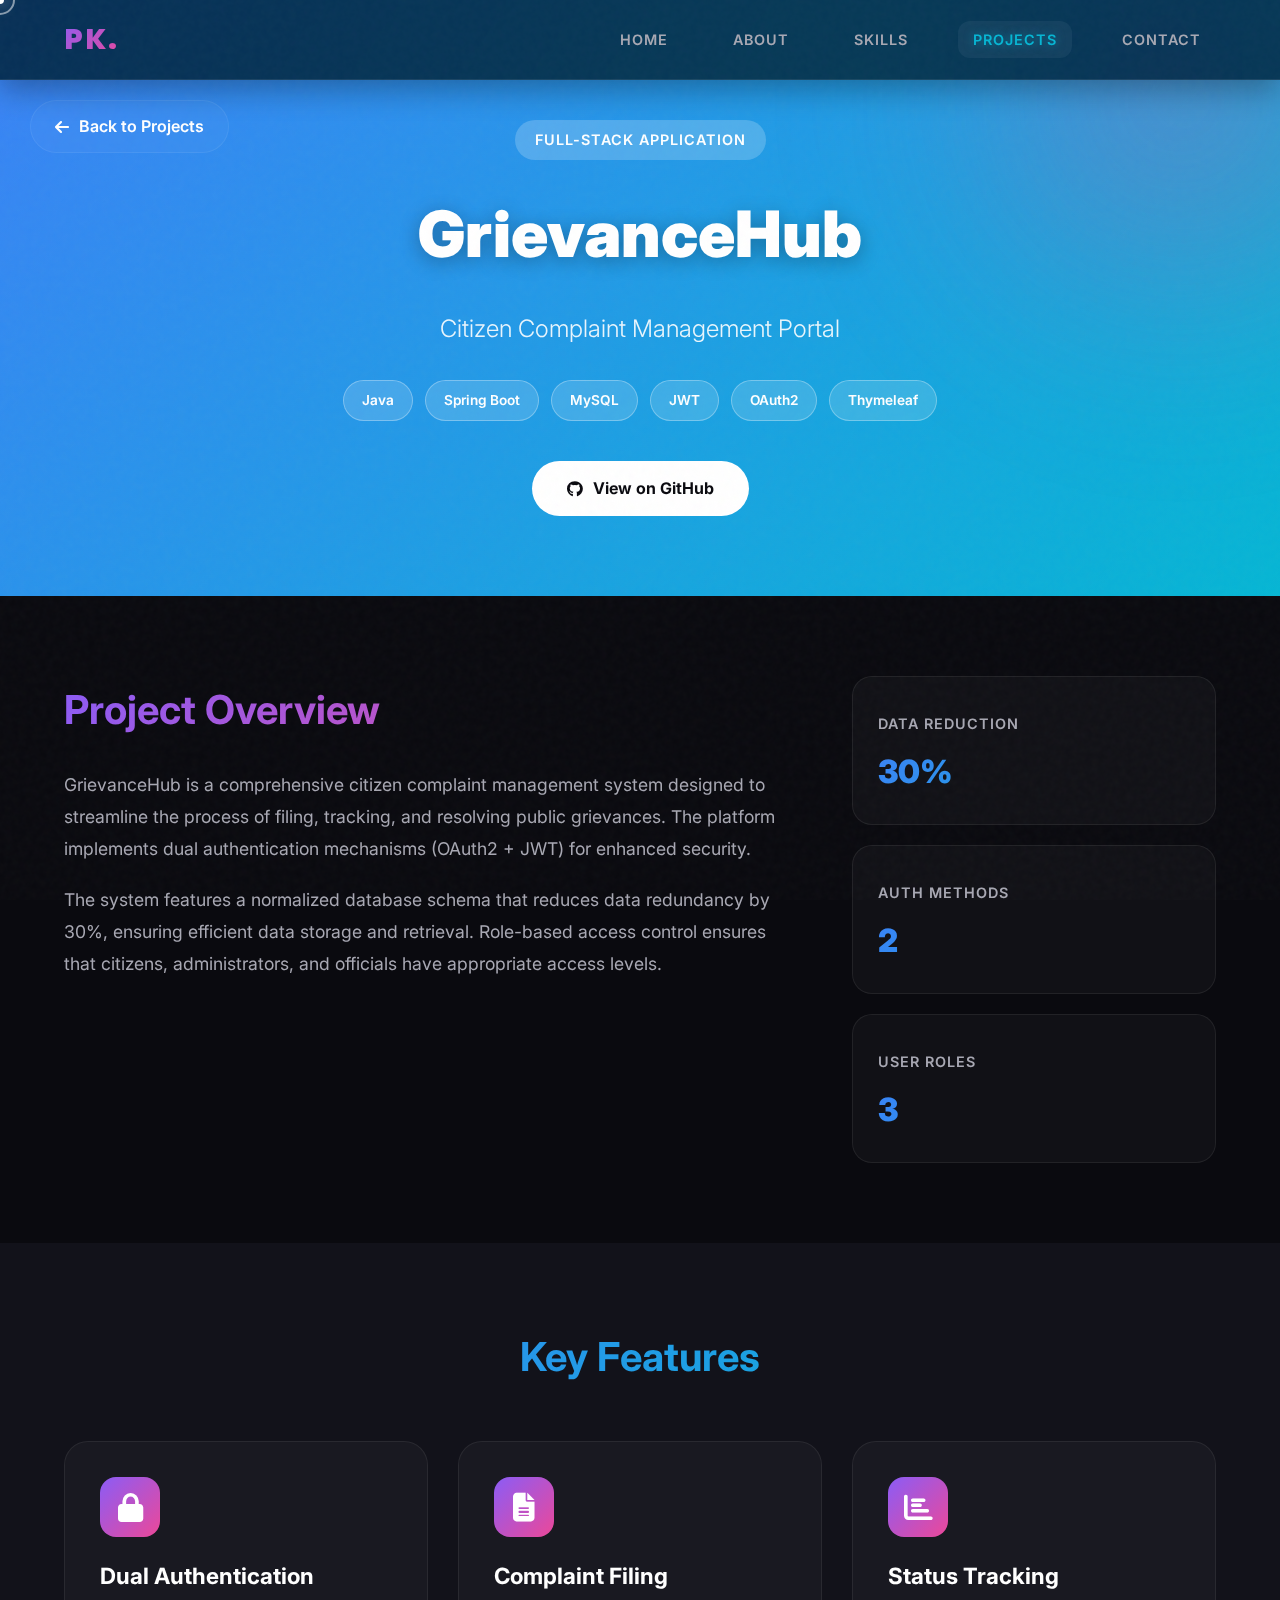
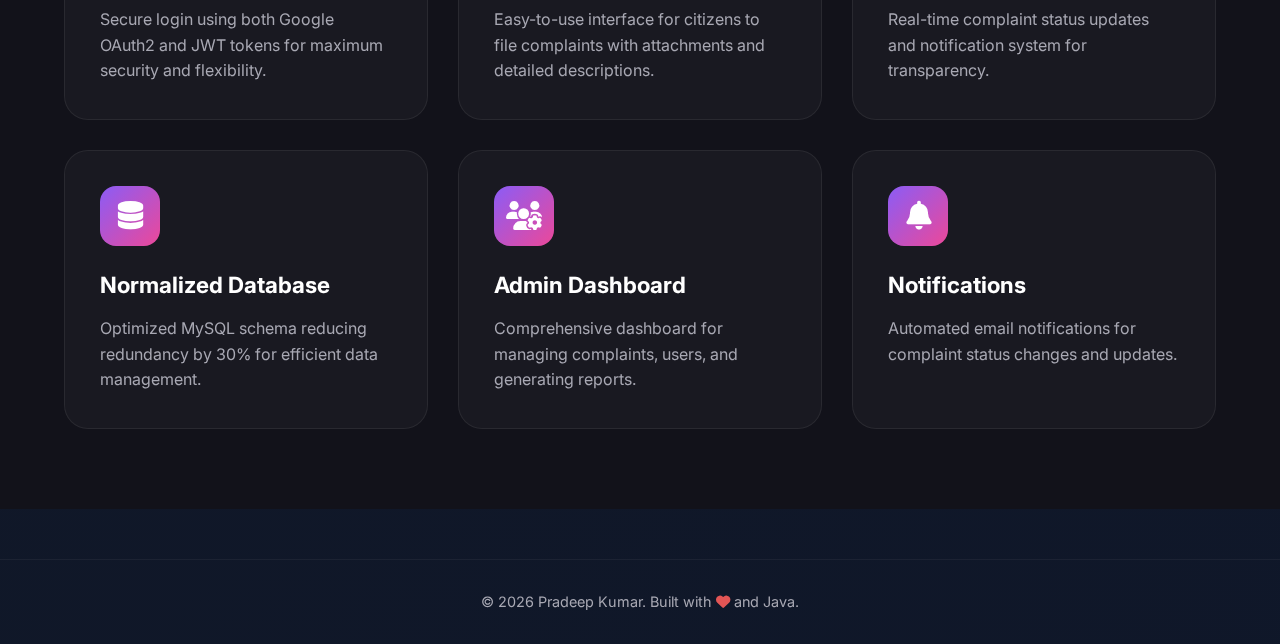
<file: projects/grievancehub.html>
<!doctype html>
<html lang="en">
  <head>
    <meta charset="UTF-8" />
    <meta name="viewport" content="width=device-width, initial-scale=1.0" />
    <title>GrievanceHub | Pradeep Kumar</title>
    <link rel="stylesheet" href="../styles.css" />
    <link rel="stylesheet" href="../css/project-template.css" />
    <link rel="preconnect" href="https://fonts.googleapis.com" />
    <link rel="preconnect" href="https://fonts.gstatic.com" crossorigin />
    <link
      href="https://fonts.googleapis.com/css2?family=Inter:wght@300;400;600&family=Poppins:wght@500;700;800&display=swap"
      rel="stylesheet"
    />
    <link
      rel="stylesheet"
      href="https://cdnjs.cloudflare.com/ajax/libs/font-awesome/6.4.0/css/all.min.css"
    />
  </head>
  <body>
    <nav class="navbar">
      <div class="logo"><a href="../index.html">PK.</a></div>
      <ul class="nav-links">
        <li><a href="../index.html">Home</a></li>
        <li><a href="../about.html">About</a></li>
        <li><a href="../skills.html">Skills</a></li>
        <li><a href="../projects.html" class="active">Projects</a></li>
        <li><a href="../contact.html">Contact</a></li>
      </ul>
      <div class="hamburger"><i class="fa-solid fa-bars"></i></div>
    </nav>

    <div class="back-nav">
      <a href="../projects.html" class="back-btn">
        <i class="fa-solid fa-arrow-left"></i> Back to Projects
      </a>
    </div>

    <section
      class="project-hero"
      style="background: linear-gradient(135deg, #3b82f6 0%, #06b6d4 100%)"
    >
      <div class="project-hero-content">
        <span class="project-category">Full-Stack Application</span>
        <h1 class="project-title">GrievanceHub</h1>
        <p class="project-tagline">Citizen Complaint Management Portal</p>

        <div class="project-tech-badges">
          <span class="tech-badge">Java</span>
          <span class="tech-badge">Spring Boot</span>
          <span class="tech-badge">MySQL</span>
          <span class="tech-badge">JWT</span>
          <span class="tech-badge">OAuth2</span>
          <span class="tech-badge">Thymeleaf</span>
        </div>

        <div class="project-cta-buttons">
          <a
            href="https://github.com/pradeepkumar823/GrievanceHub"
            target="_blank"
            class="btn-github"
          >
            <i class="fab fa-github"></i> View on GitHub
          </a>
        </div>
      </div>
    </section>

    <section class="project-overview">
      <div class="section-container">
        <div class="overview-grid">
          <div class="overview-content">
            <h2>Project Overview</h2>
            <p>
              GrievanceHub is a comprehensive citizen complaint management
              system designed to streamline the process of filing, tracking, and
              resolving public grievances. The platform implements dual
              authentication mechanisms (OAuth2 + JWT) for enhanced security.
            </p>
            <p>
              The system features a normalized database schema that reduces data
              redundancy by 30%, ensuring efficient data storage and retrieval.
              Role-based access control ensures that citizens, administrators,
              and officials have appropriate access levels.
            </p>
          </div>

          <div class="overview-stats">
            <div class="stat-card">
              <div class="stat-label">Data Reduction</div>
              <div class="stat-value">30%</div>
            </div>
            <div class="stat-card">
              <div class="stat-label">Auth Methods</div>
              <div class="stat-value">2</div>
            </div>
            <div class="stat-card">
              <div class="stat-label">User Roles</div>
              <div class="stat-value">3</div>
            </div>
          </div>
        </div>
      </div>
    </section>

    <section class="project-features">
      <div class="section-container">
        <h2
          style="
            text-align: center;
            font-size: 2.5rem;
            background: var(--gradient-secondary);
            -webkit-background-clip: text;
            background-clip: text;
            color: transparent;
          "
        >
          Key Features
        </h2>

        <div class="features-grid">
          <div class="feature-card">
            <div class="feature-icon"><i class="fa-solid fa-lock"></i></div>
            <h3>Dual Authentication</h3>
            <p>
              Secure login using both Google OAuth2 and JWT tokens for maximum
              security and flexibility.
            </p>
          </div>

          <div class="feature-card">
            <div class="feature-icon"><i class="fa-solid fa-file-alt"></i></div>
            <h3>Complaint Filing</h3>
            <p>
              Easy-to-use interface for citizens to file complaints with
              attachments and detailed descriptions.
            </p>
          </div>

          <div class="feature-card">
            <div class="feature-icon">
              <i class="fa-solid fa-chart-bar"></i>
            </div>
            <h3>Status Tracking</h3>
            <p>
              Real-time complaint status updates and notification system for
              transparency.
            </p>
          </div>

          <div class="feature-card">
            <div class="feature-icon"><i class="fa-solid fa-database"></i></div>
            <h3>Normalized Database</h3>
            <p>
              Optimized MySQL schema reducing redundancy by 30% for efficient
              data management.
            </p>
          </div>

          <div class="feature-card">
            <div class="feature-icon">
              <i class="fa-solid fa-users-cog"></i>
            </div>
            <h3>Admin Dashboard</h3>
            <p>
              Comprehensive dashboard for managing complaints, users, and
              generating reports.
            </p>
          </div>

          <div class="feature-card">
            <div class="feature-icon"><i class="fa-solid fa-bell"></i></div>
            <h3>Notifications</h3>
            <p>
              Automated email notifications for complaint status changes and
              updates.
            </p>
          </div>
        </div>
      </div>
    </section>

    <footer>
      <p>
        &copy; 2026 Pradeep Kumar. Built with
        <i class="fa-solid fa-heart" style="color: #e25555"></i> and Java.
      </p>
    </footer>

    <script src="../script.js"></script>
  </body>
</html>
</file>
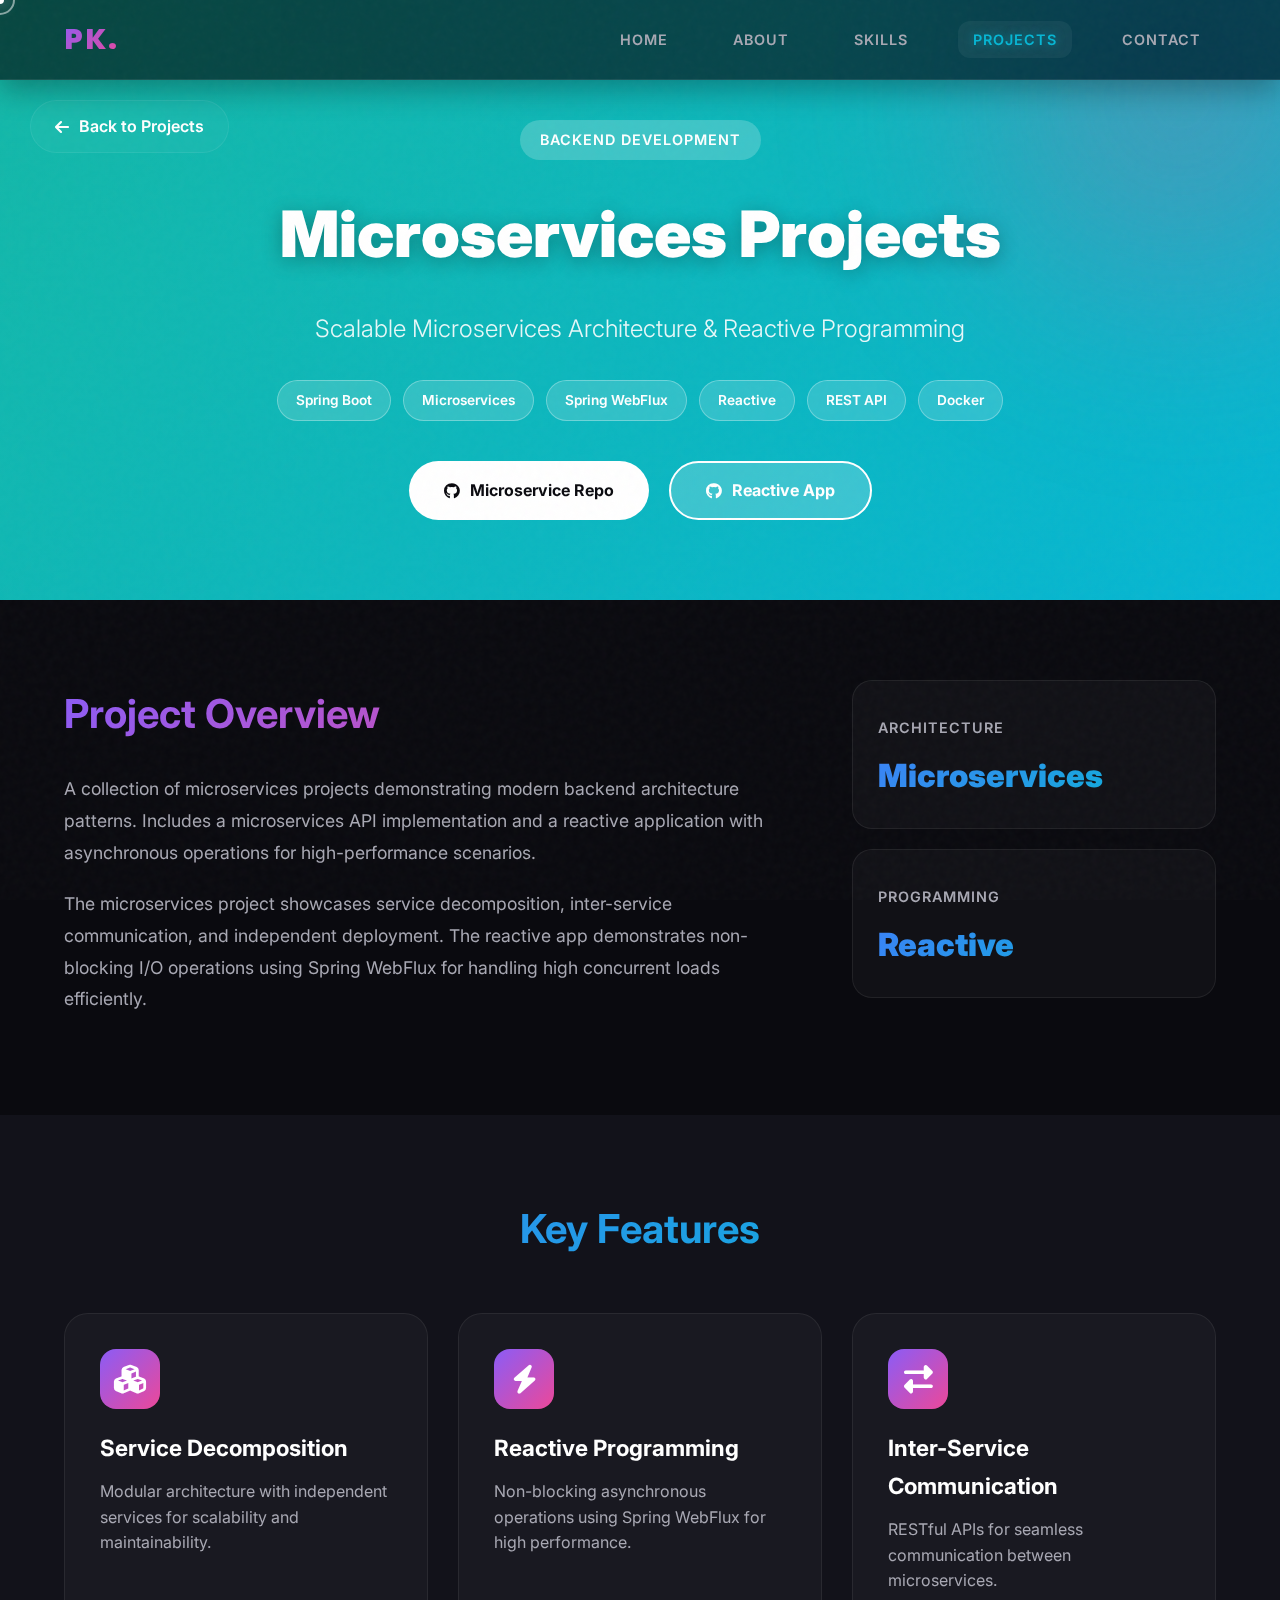
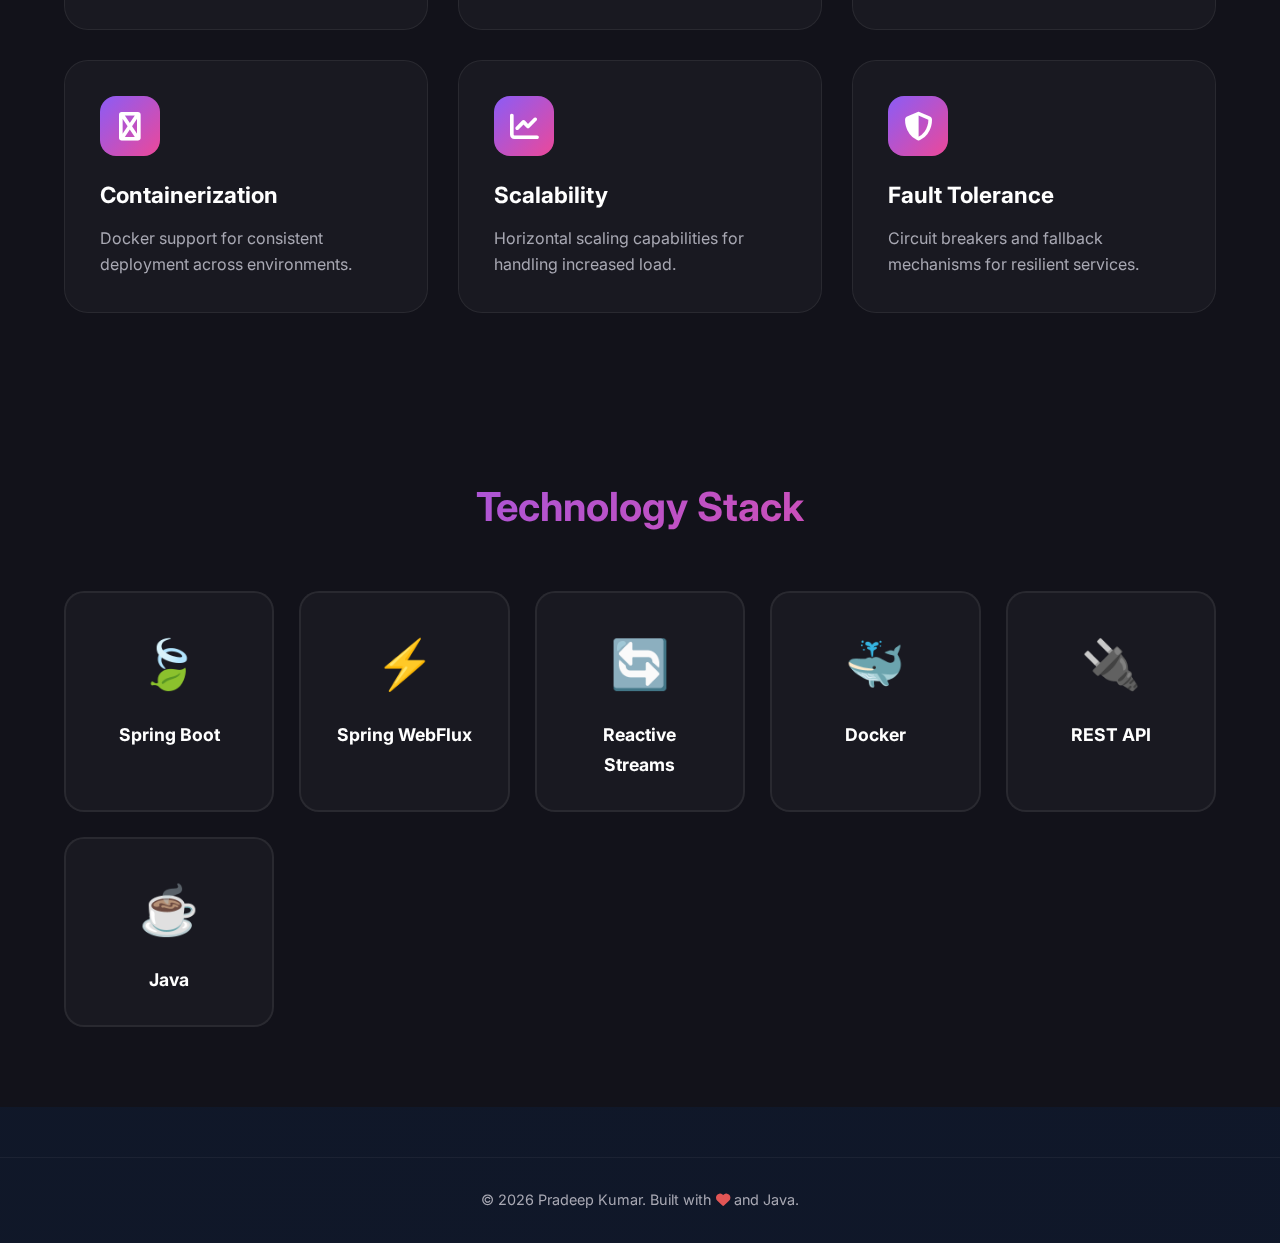
<file: projects/microservices.html>
<!doctype html>
<html lang="en">
  <head>
    <meta charset="UTF-8" />
    <meta name="viewport" content="width=device-width, initial-scale=1.0" />
    <title>Microservices Projects | Pradeep Kumar</title>
    <link rel="stylesheet" href="../styles.css" />
    <link rel="stylesheet" href="../css/project-template.css" />
    <link rel="preconnect" href="https://fonts.googleapis.com" />
    <link rel="preconnect" href="https://fonts.gstatic.com" crossorigin />
    <link
      href="https://fonts.googleapis.com/css2?family=Inter:wght@300;400;600&family=Poppins:wght@500;700;800&display=swap"
      rel="stylesheet"
    />
    <link
      rel="stylesheet"
      href="https://cdnjs.cloudflare.com/ajax/libs/font-awesome/6.4.0/css/all.min.css"
    />
  </head>
  <body>
    <nav class="navbar">
      <div class="logo"><a href="../index.html">PK.</a></div>
      <ul class="nav-links">
        <li><a href="../index.html">Home</a></li>
        <li><a href="../about.html">About</a></li>
        <li><a href="../skills.html">Skills</a></li>
        <li><a href="../projects.html" class="active">Projects</a></li>
        <li><a href="../contact.html">Contact</a></li>
      </ul>
      <div class="hamburger"><i class="fa-solid fa-bars"></i></div>
    </nav>

    <div class="back-nav">
      <a href="../projects.html" class="back-btn">
        <i class="fa-solid fa-arrow-left"></i> Back to Projects
      </a>
    </div>

    <section
      class="project-hero"
      style="background: linear-gradient(135deg, #14b8a6 0%, #06b6d4 100%)"
    >
      <div class="project-hero-content">
        <span class="project-category">Backend Development</span>
        <h1 class="project-title">Microservices Projects</h1>
        <p class="project-tagline">
          Scalable Microservices Architecture & Reactive Programming
        </p>

        <div class="project-tech-badges">
          <span class="tech-badge">Spring Boot</span>
          <span class="tech-badge">Microservices</span>
          <span class="tech-badge">Spring WebFlux</span>
          <span class="tech-badge">Reactive</span>
          <span class="tech-badge">REST API</span>
          <span class="tech-badge">Docker</span>
        </div>

        <div class="project-cta-buttons">
          <a
            href="https://github.com/pradeepkumar823/Microservice"
            target="_blank"
            class="btn-github"
          >
            <i class="fab fa-github"></i> Microservice Repo
          </a>
          <a
            href="https://github.com/pradeepkumar823/reactive-app-with-asynchronous-api"
            target="_blank"
            class="btn-demo"
          >
            <i class="fab fa-github"></i> Reactive App
          </a>
        </div>
      </div>
    </section>

    <section class="project-overview">
      <div class="section-container">
        <div class="overview-grid">
          <div class="overview-content">
            <h2>Project Overview</h2>
            <p>
              A collection of microservices projects demonstrating modern
              backend architecture patterns. Includes a microservices API
              implementation and a reactive application with asynchronous
              operations for high-performance scenarios.
            </p>
            <p>
              The microservices project showcases service decomposition,
              inter-service communication, and independent deployment. The
              reactive app demonstrates non-blocking I/O operations using Spring
              WebFlux for handling high concurrent loads efficiently.
            </p>
          </div>

          <div class="overview-stats">
            <div class="stat-card">
              <div class="stat-label">Architecture</div>
              <div class="stat-value">Microservices</div>
            </div>
            <div class="stat-card">
              <div class="stat-label">Programming</div>
              <div class="stat-value">Reactive</div>
            </div>
          </div>
        </div>
      </div>
    </section>

    <section class="project-features">
      <div class="section-container">
        <h2
          style="
            text-align: center;
            font-size: 2.5rem;
            background: var(--gradient-secondary);
            -webkit-background-clip: text;
            background-clip: text;
            color: transparent;
          "
        >
          Key Features
        </h2>

        <div class="features-grid">
          <div class="feature-card">
            <div class="feature-icon"><i class="fa-solid fa-cubes"></i></div>
            <h3>Service Decomposition</h3>
            <p>
              Modular architecture with independent services for scalability and
              maintainability.
            </p>
          </div>

          <div class="feature-card">
            <div class="feature-icon"><i class="fa-solid fa-bolt"></i></div>
            <h3>Reactive Programming</h3>
            <p>
              Non-blocking asynchronous operations using Spring WebFlux for high
              performance.
            </p>
          </div>

          <div class="feature-card">
            <div class="feature-icon">
              <i class="fa-solid fa-exchange-alt"></i>
            </div>
            <h3>Inter-Service Communication</h3>
            <p>
              RESTful APIs for seamless communication between microservices.
            </p>
          </div>

          <div class="feature-card">
            <div class="feature-icon"><i class="fa-solid fa-docker"></i></div>
            <h3>Containerization</h3>
            <p>Docker support for consistent deployment across environments.</p>
          </div>

          <div class="feature-card">
            <div class="feature-icon">
              <i class="fa-solid fa-chart-line"></i>
            </div>
            <h3>Scalability</h3>
            <p>Horizontal scaling capabilities for handling increased load.</p>
          </div>

          <div class="feature-card">
            <div class="feature-icon">
              <i class="fa-solid fa-shield-alt"></i>
            </div>
            <h3>Fault Tolerance</h3>
            <p>
              Circuit breakers and fallback mechanisms for resilient services.
            </p>
          </div>
        </div>
      </div>
    </section>

    <section class="tech-stack-section">
      <div class="section-container">
        <h2
          style="
            text-align: center;
            font-size: 2.5rem;
            background: var(--gradient-primary);
            -webkit-background-clip: text;
            background-clip: text;
            color: transparent;
          "
        >
          Technology Stack
        </h2>

        <div class="tech-stack-grid">
          <div class="tech-stack-card">
            <div class="tech-icon">🍃</div>
            <div class="tech-name">Spring Boot</div>
          </div>
          <div class="tech-stack-card">
            <div class="tech-icon">⚡</div>
            <div class="tech-name">Spring WebFlux</div>
          </div>
          <div class="tech-stack-card">
            <div class="tech-icon">🔄</div>
            <div class="tech-name">Reactive Streams</div>
          </div>
          <div class="tech-stack-card">
            <div class="tech-icon">🐳</div>
            <div class="tech-name">Docker</div>
          </div>
          <div class="tech-stack-card">
            <div class="tech-icon">🔌</div>
            <div class="tech-name">REST API</div>
          </div>
          <div class="tech-stack-card">
            <div class="tech-icon">☕</div>
            <div class="tech-name">Java</div>
          </div>
        </div>
      </div>
    </section>

    <footer>
      <p>
        &copy; 2026 Pradeep Kumar. Built with
        <i class="fas fa-heart" style="color: #e25555"></i> and Java.
      </p>
    </footer>

    <script src="../script.js"></script>
  </body>
</html>
</file>
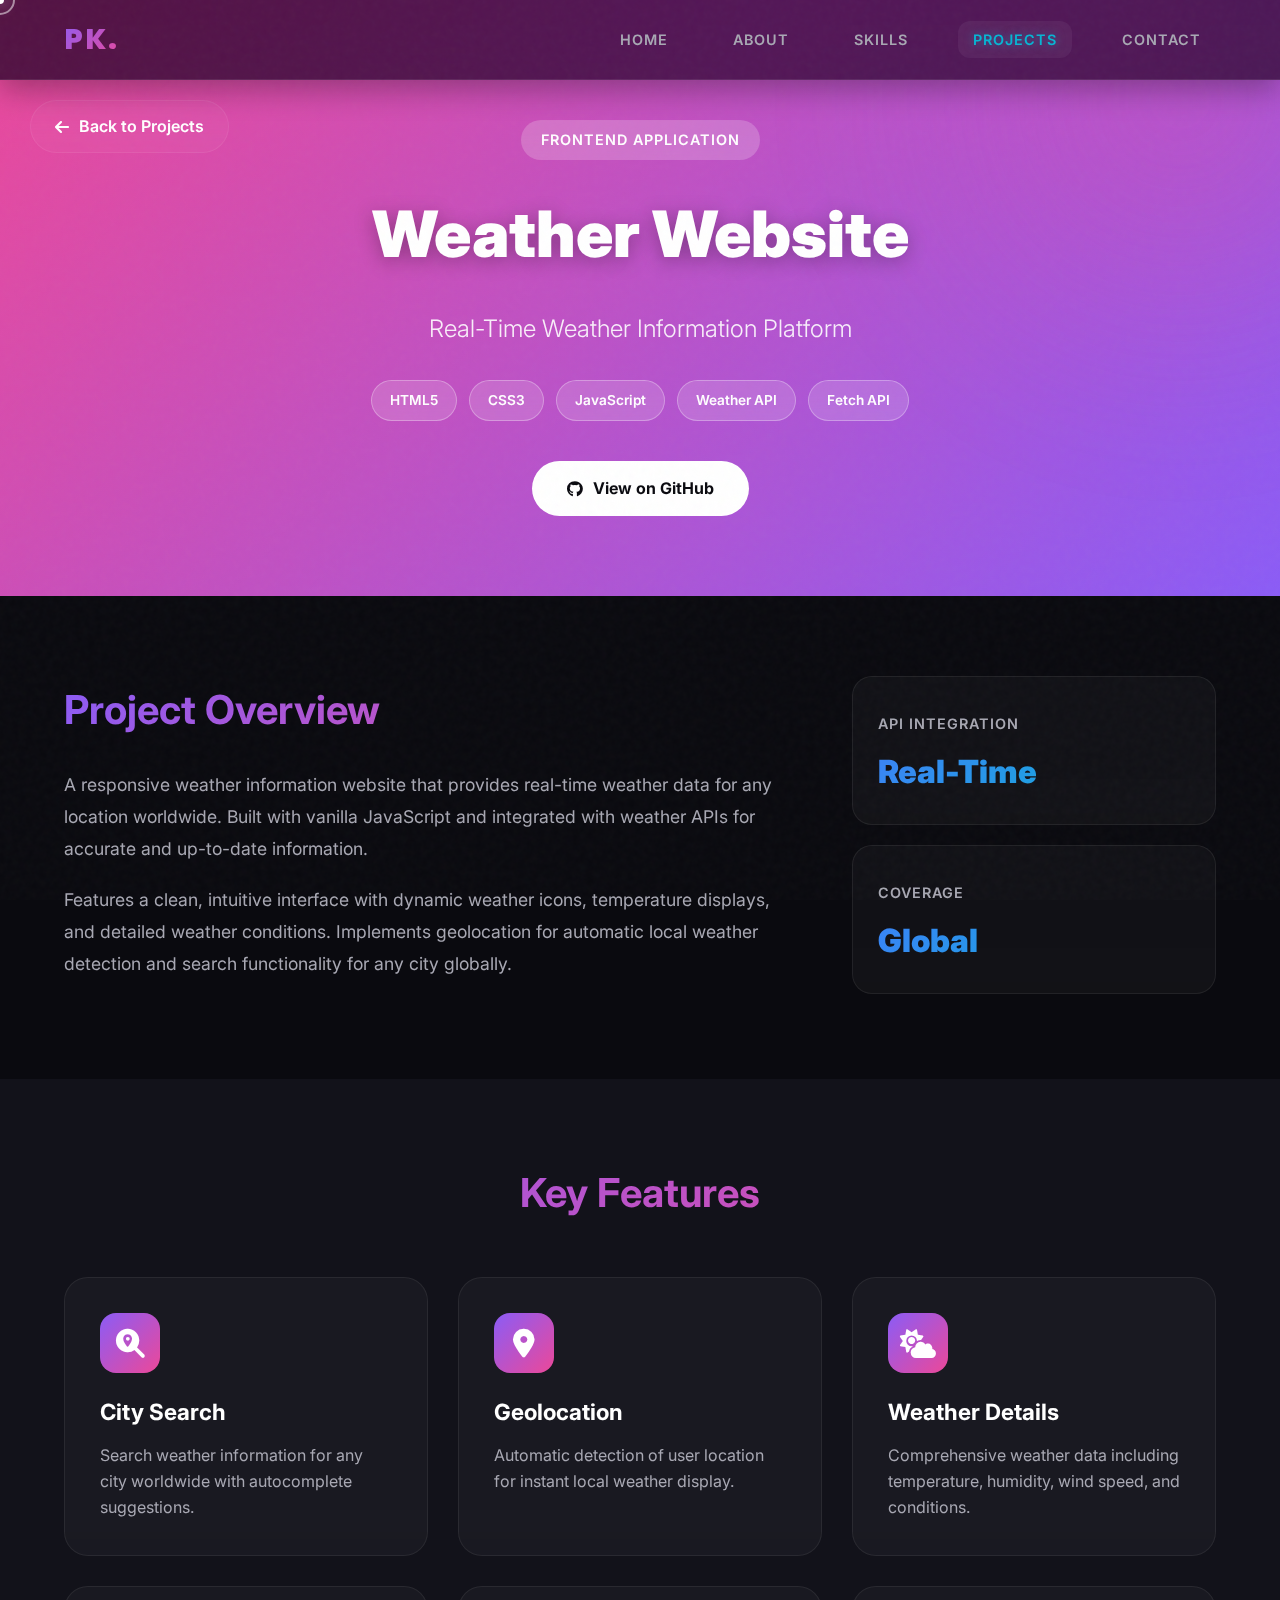
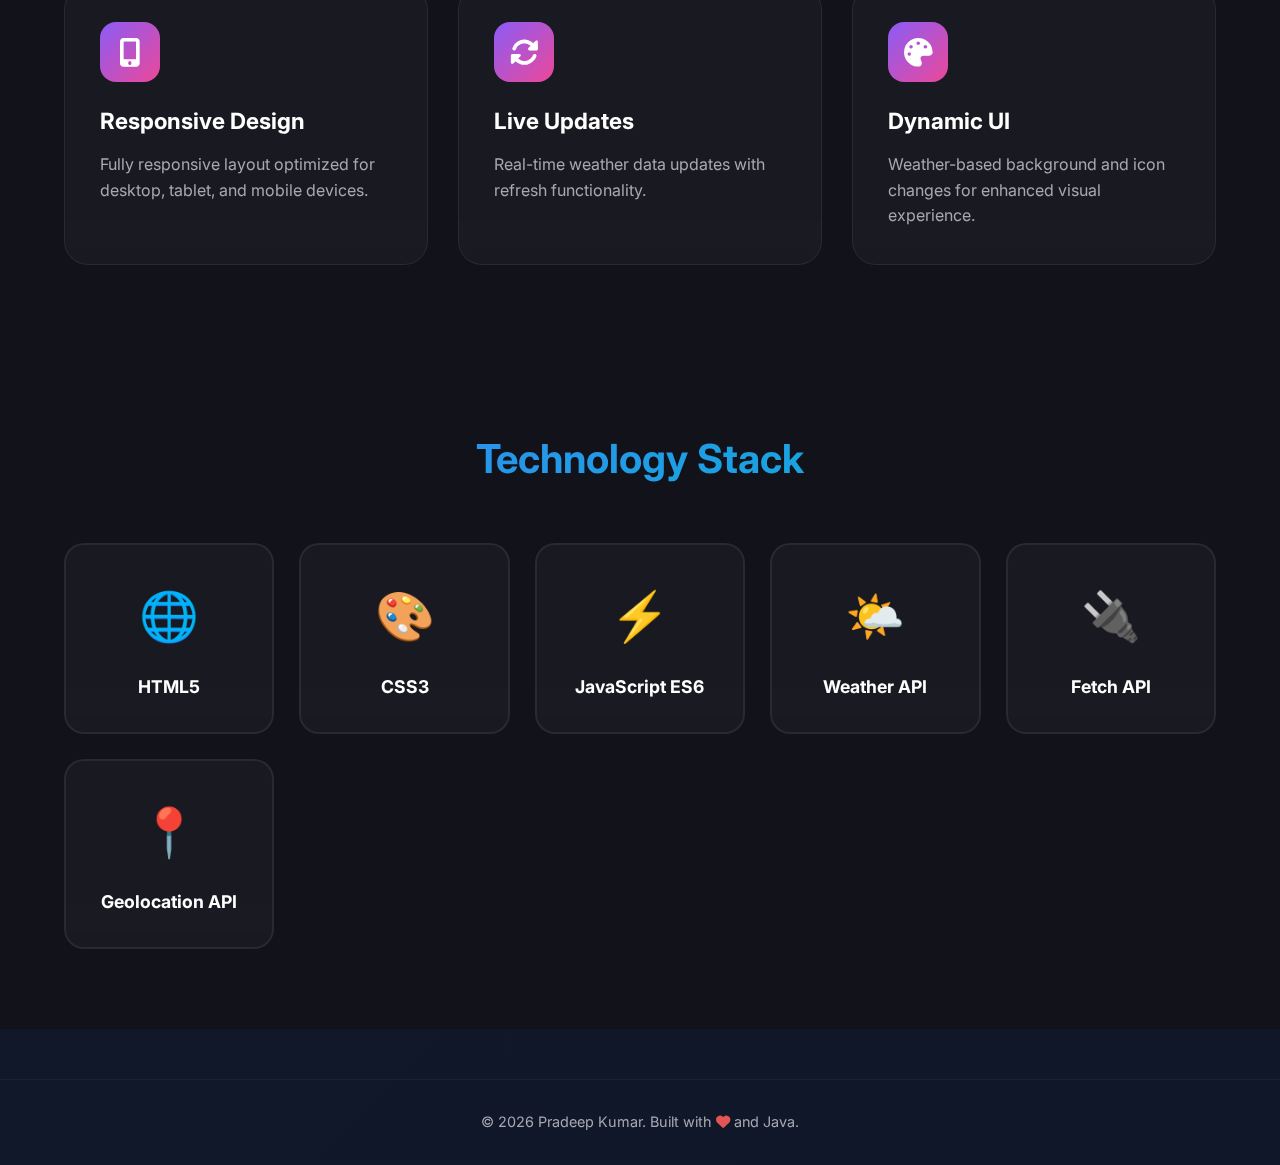
<file: projects/weather-website.html>
<!doctype html>
<html lang="en">
  <head>
    <meta charset="UTF-8" />
    <meta name="viewport" content="width=device-width, initial-scale=1.0" />
    <title>Weather Website | Pradeep Kumar</title>
    <link rel="stylesheet" href="../styles.css" />
    <link rel="stylesheet" href="../css/project-template.css" />
    <link rel="preconnect" href="https://fonts.googleapis.com" />
    <link rel="preconnect" href="https://fonts.gstatic.com" crossorigin />
    <link
      href="https://fonts.googleapis.com/css2?family=Inter:wght@300;400;600&family=Poppins:wght@500;700;800&display=swap"
      rel="stylesheet"
    />
    <link
      rel="stylesheet"
      href="https://cdnjs.cloudflare.com/ajax/libs/font-awesome/6.4.0/css/all.min.css"
    />
  </head>
  <body>
    <nav class="navbar">
      <div class="logo"><a href="../index.html">PK.</a></div>
      <ul class="nav-links">
        <li><a href="../index.html">Home</a></li>
        <li><a href="../about.html">About</a></li>
        <li><a href="../skills.html">Skills</a></li>
        <li><a href="../projects.html" class="active">Projects</a></li>
        <li><a href="../contact.html">Contact</a></li>
      </ul>
      <div class="hamburger"><i class="fa-solid fa-bars"></i></div>
    </nav>

    <div class="back-nav">
      <a href="../projects.html" class="back-btn">
        <i class="fa-solid fa-arrow-left"></i> Back to Projects
      </a>
    </div>

    <section
      class="project-hero"
      style="background: linear-gradient(135deg, #ec4899 0%, #8b5cf6 100%)"
    >
      <div class="project-hero-content">
        <span class="project-category">Frontend Application</span>
        <h1 class="project-title">Weather Website</h1>
        <p class="project-tagline">Real-Time Weather Information Platform</p>

        <div class="project-tech-badges">
          <span class="tech-badge">HTML5</span>
          <span class="tech-badge">CSS3</span>
          <span class="tech-badge">JavaScript</span>
          <span class="tech-badge">Weather API</span>
          <span class="tech-badge">Fetch API</span>
        </div>

        <div class="project-cta-buttons">
          <a
            href="https://github.com/pradeepkumar823/Weather-Website"
            target="_blank"
            class="btn-github"
          >
            <i class="fab fa-github"></i> View on GitHub
          </a>
        </div>
      </div>
    </section>

    <section class="project-overview">
      <div class="section-container">
        <div class="overview-grid">
          <div class="overview-content">
            <h2>Project Overview</h2>
            <p>
              A responsive weather information website that provides real-time
              weather data for any location worldwide. Built with vanilla
              JavaScript and integrated with weather APIs for accurate and
              up-to-date information.
            </p>
            <p>
              Features a clean, intuitive interface with dynamic weather icons,
              temperature displays, and detailed weather conditions. Implements
              geolocation for automatic local weather detection and search
              functionality for any city globally.
            </p>
          </div>

          <div class="overview-stats">
            <div class="stat-card">
              <div class="stat-label">API Integration</div>
              <div class="stat-value">Real-Time</div>
            </div>
            <div class="stat-card">
              <div class="stat-label">Coverage</div>
              <div class="stat-value">Global</div>
            </div>
          </div>
        </div>
      </div>
    </section>

    <section class="project-features">
      <div class="section-container">
        <h2
          style="
            text-align: center;
            font-size: 2.5rem;
            background: var(--gradient-primary);
            -webkit-background-clip: text;
            background-clip: text;
            color: transparent;
          "
        >
          Key Features
        </h2>

        <div class="features-grid">
          <div class="feature-card">
            <div class="feature-icon">
              <i class="fa-solid fa-search-location"></i>
            </div>
            <h3>City Search</h3>
            <p>
              Search weather information for any city worldwide with
              autocomplete suggestions.
            </p>
          </div>

          <div class="feature-card">
            <div class="feature-icon">
              <i class="fa-solid fa-map-marker-alt"></i>
            </div>
            <h3>Geolocation</h3>
            <p>
              Automatic detection of user location for instant local weather
              display.
            </p>
          </div>

          <div class="feature-card">
            <div class="feature-icon">
              <i class="fa-solid fa-cloud-sun"></i>
            </div>
            <h3>Weather Details</h3>
            <p>
              Comprehensive weather data including temperature, humidity, wind
              speed, and conditions.
            </p>
          </div>

          <div class="feature-card">
            <div class="feature-icon">
              <i class="fa-solid fa-mobile-alt"></i>
            </div>
            <h3>Responsive Design</h3>
            <p>
              Fully responsive layout optimized for desktop, tablet, and mobile
              devices.
            </p>
          </div>

          <div class="feature-card">
            <div class="feature-icon"><i class="fa-solid fa-sync-alt"></i></div>
            <h3>Live Updates</h3>
            <p>Real-time weather data updates with refresh functionality.</p>
          </div>

          <div class="feature-card">
            <div class="feature-icon"><i class="fa-solid fa-palette"></i></div>
            <h3>Dynamic UI</h3>
            <p>
              Weather-based background and icon changes for enhanced visual
              experience.
            </p>
          </div>
        </div>
      </div>
    </section>

    <section class="tech-stack-section">
      <div class="section-container">
        <h2
          style="
            text-align: center;
            font-size: 2.5rem;
            background: var(--gradient-secondary);
            -webkit-background-clip: text;
            background-clip: text;
            color: transparent;
          "
        >
          Technology Stack
        </h2>

        <div class="tech-stack-grid">
          <div class="tech-stack-card">
            <div class="tech-icon">🌐</div>
            <div class="tech-name">HTML5</div>
          </div>
          <div class="tech-stack-card">
            <div class="tech-icon">🎨</div>
            <div class="tech-name">CSS3</div>
          </div>
          <div class="tech-stack-card">
            <div class="tech-icon">⚡</div>
            <div class="tech-name">JavaScript ES6</div>
          </div>
          <div class="tech-stack-card">
            <div class="tech-icon">🌤️</div>
            <div class="tech-name">Weather API</div>
          </div>
          <div class="tech-stack-card">
            <div class="tech-icon">🔌</div>
            <div class="tech-name">Fetch API</div>
          </div>
          <div class="tech-stack-card">
            <div class="tech-icon">📍</div>
            <div class="tech-name">Geolocation API</div>
          </div>
        </div>
      </div>
    </section>

    <footer>
      <p>
        &copy; 2026 Pradeep Kumar. Built with
        <i class="fas fa-heart" style="color: #e25555"></i> and Java.
      </p>
    </footer>

    <script src="../script.js"></script>
  </body>
</html>
</file>
<file: styles.css>
/* =========================================
   PROFESSIONAL GRADIENT THEME
   ========================================= */
:root {
  /* Base Colors */
  --bg-primary: #0a0a0f;
  --bg-secondary: #12121a;
  --text-primary: #ffffff;
  --text-secondary: #a8a8b3;

  /* Vibrant Gradient Colors */
  --color-purple: #8b5cf6;
  --color-blue: #3b82f6;
  --color-cyan: #06b6d4;
  --color-teal: #14b8a6;
  --color-green: #10b981;
  --color-yellow: #f59e0b;
  --color-orange: #f97316;
  --color-pink: #ec4899;

  /* Gradients */
  --gradient-primary: linear-gradient(
    135deg,
    var(--color-purple) 0%,
    var(--color-pink) 100%
  );
  --gradient-secondary: linear-gradient(
    135deg,
    var(--color-blue) 0%,
    var(--color-cyan) 100%
  );
  --gradient-accent: linear-gradient(
    135deg,
    var(--color-orange) 0%,
    var(--color-yellow) 100%
  );
  --gradient-success: linear-gradient(
    135deg,
    var(--color-teal) 0%,
    var(--color-green) 100%
  );

  /* Ultra-Premium Glass Effect */
  --glass-bg: rgba(255, 255, 255, 0.03);
  --glass-border: rgba(255, 255, 255, 0.07);
  --glass-shadow: 0 20px 50px rgba(0, 0, 0, 0.4);
  --glass-highlight: rgba(255, 255, 255, 0.1);

  /* Typography */
  --font-heading: "Poppins", sans-serif;
  --font-body: "Inter", sans-serif;

  /* Animations */
  --transition-smooth: all 0.4s cubic-bezier(0.4, 0, 0.2, 1);
  --transition-bounce: all 0.6s cubic-bezier(0.68, -0.55, 0.265, 1.55);
}

/* Theme Presets */
html[data-theme="blue"] {
  --color-purple: #3b82f6;
  --color-pink: #06b6d4;
  --color-blue: #2563eb;
  --color-cyan: #0891b2;
}

html[data-theme="emerald"] {
  --color-purple: #10b981;
  --color-pink: #14b8a6;
  --color-blue: #059669;
  --color-cyan: #0d9488;
}

html[data-theme="orange"] {
  --color-purple: #f59e0b;
  --color-pink: #f97316;
  --color-blue: #d97706;
  --color-cyan: #ea580c;
}

/* Theme Switcher UI */
.theme-switcher {
  position: fixed;
  top: 100px;
  right: 20px;
  background: var(--glass-bg);
  border: 1px solid var(--glass-border);
  backdrop-filter: blur(20px);
  padding: 10px;
  border-radius: 50px;
  display: flex;
  flex-direction: column;
  gap: 10px;
  z-index: 1000;
  box-shadow: var(--glass-shadow);
  transition: var(--transition-smooth);
}

.theme-btn {
  width: 30px;
  height: 30px;
  border-radius: 50%;
  border: 2px solid transparent;
  cursor: pointer;
  transition: var(--transition-bounce);
}

.theme-btn:hover {
  transform: scale(1.2);
}

.theme-btn.active {
  border-color: #fff;
  box-shadow: 0 0 15px rgba(255, 255, 255, 0.5);
}

.theme-purple {
  background: linear-gradient(135deg, #8b5cf6, #ec4899);
}
.theme-blue {
  background: linear-gradient(135deg, #3b82f6, #06b6d4);
}
.theme-emerald {
  background: linear-gradient(135deg, #10b981, #14b8a6);
}
.theme-orange {
  background: linear-gradient(135deg, #f59e0b, #f97316);
}

@media (max-width: 768px) {
  .theme-switcher {
    top: 100px; /* Below navbar */
    bottom: auto;
    left: auto;
    right: 20px;
    flex-direction: column;
  }
}

/* Code Showcase Section */
.code-showcase-section {
  margin-top: 80px;
  width: 100%;
}

.editor-container {
  background: rgba(10, 10, 15, 0.7);
  border: 1px solid var(--glass-border);
  border-radius: 16px;
  overflow: hidden;
  box-shadow: var(--glass-shadow);
  margin-top: 40px;
  backdrop-filter: blur(20px);
}

.editor-header {
  background: rgba(255, 255, 255, 0.05);
  padding: 12px 20px;
  display: flex;
  align-items: center;
  justify-content: space-between;
  border-bottom: 1px solid var(--glass-border);
}

.window-controls {
  display: flex;
  gap: 8px;
}

.control {
  width: 12px;
  height: 12px;
  border-radius: 50%;
}

.control.close {
  background: #ff5f56;
}
.control.minimize {
  background: #ffbd2e;
}
.control.maximize {
  background: #27c93f;
}

.editor-tabs {
  display: flex;
  gap: 10px;
  flex-wrap: wrap; /* Added for mobile responsiveness */
}

.editor-tab {
  background: transparent;
  border: none;
  color: var(--text-secondary);
  font-family: var(--font-body);
  font-size: 0.85rem; /* Slightly smaller for multi-tab layout */
  padding: 8px 15px;
  border-radius: 6px;
  cursor: pointer;
  transition: var(--transition-smooth);
  display: flex;
  align-items: center;
  gap: 8px;
  white-space: nowrap;
}

.editor-tab i {
  font-size: 0.9rem;
  opacity: 0.8;
}

.editor-tab:hover {
  background: rgba(255, 255, 255, 0.05);
  color: var(--text-primary);
}

.editor-tab.active {
  background: var(--glass-highlight);
  color: var(--text-primary);
}

.editor-body {
  padding: 30px;
  font-family: "Consolas", "Monaco", "Courier New", monospace;
  font-size: 0.95rem;
  line-height: 1.6;
  min-height: 300px;
  overflow-x: auto;
}

.code-content {
  display: none;
}

.code-content.active {
  display: block;
}

/* Syntax Highlighting */
.code-content pre {
  margin: 0;
  white-space: pre-wrap;
  word-break: break-all;
}
.code-content code {
  color: #d1d1e0;
}

.keyword {
  color: #c678dd;
  font-weight: 600;
}
.string {
  color: #98c379;
}
.class-name {
  color: #e5c07b;
}
.function {
  color: #61afef;
}
.comment {
  color: #7f848e;
  font-style: italic;
}
.number {
  color: #d19a66;
}
.variable {
  color: #e06c75;
}

@media (max-width: 768px) {
  .editor-header {
    flex-direction: column;
    gap: 15px;
    align-items: flex-start;
  }
}

/* Page Progress Bar */
.page-progress {
  position: fixed;
  top: 0;
  left: 0;
  width: 0%;
  height: 4px;
  background: var(--gradient-secondary);
  z-index: 1001;
  box-shadow: 0 0 15px rgba(6, 182, 212, 0.8);
  transition: width 0.1s ease;
}

/* Global Overlays */
.noise-overlay {
  position: fixed;
  top: 0;
  left: 0;
  width: 100%;
  height: 100%;
  pointer-events: none;
  z-index: 9999;
  opacity: 0.03;
  background: url("data:image/svg+xml,%3Csvg viewBox='0 0 200 200' xmlns='http://www.w3.org/2000/svg'%3E%3Cfilter id='noiseFilter'%3E%3CfeTurbulence type='fractalNoise' baseFrequency='0.65' numOctaves='3' stitchTiles='stitch'/%3E%3C/filter%3E%3Crect width='100%25' height='100%25' filter='url(%23noiseFilter)'/%3E%3C/svg%3E");
}

/* Custom Cursor */
.cursor-dot {
  width: 8px;
  height: 8px;
  background-color: #fff;
  box-shadow: 0 0 15px rgba(255, 255, 255, 0.8);
}
.cursor-outline {
  width: 30px;
  height: 30px;
  border: 2px solid rgba(255, 255, 255, 0.5);
  transition:
    width 0.3s ease,
    height 0.3s ease,
    border 0.3s ease;
}
.cursor-dot,
.cursor-outline {
  position: fixed;
  top: 0;
  left: 0;
  transform: translate(-50%, -50%);
  border-radius: 50%;
  z-index: 10001;
  pointer-events: none;
  display: block;
}

/* Cursor Hover States */
.cursor-outline.hover {
  width: 60px;
  height: 60px;
  background-color: rgba(139, 92, 246, 0.1);
  border-color: var(--color-purple);
  border-width: 1px;
}

/* Advanced Mesh Gradient */
.mesh-gradient {
  position: fixed;
  top: 0;
  left: 0;
  width: 100%;
  height: 100%;
  z-index: -2;
  background-color: var(--bg-primary);
  background-image:
    radial-gradient(at 0% 0%, hsla(253, 16%, 7%, 1) 0, transparent 50%),
    radial-gradient(at 50% 0%, hsla(225, 39%, 30%, 1) 0, transparent 50%),
    radial-gradient(at 100% 0%, hsla(339, 49%, 30%, 1) 0, transparent 50%);
  opacity: 0.8;
}

body {
  background: var(--bg-primary);
  position: relative;
  overflow-x: hidden;
  cursor: none; /* Custom cursor will be added */
}

@keyframes gradientShift {
  0%,
  100% {
    transform: scale(1) translate(0, 0);
  }
  50% {
    transform: scale(1.1) translate(-2%, 2%);
  }
}

/* Floating Particles */
.particles-container {
  position: fixed;
  top: 0;
  left: 0;
  width: 100%;
  height: 100%;
  overflow: hidden;
  z-index: -1;
  pointer-events: none;
}

.particle {
  position: absolute;
  border-radius: 50%;
  opacity: 0.3;
  filter: blur(8px);
  animation: float-up linear infinite;
}

.particle:nth-child(odd) {
  background: radial-gradient(circle, var(--color-purple), transparent 70%);
}

.particle:nth-child(even) {
  background: radial-gradient(circle, var(--color-cyan), transparent 70%);
}

.particle:nth-child(3n) {
  background: radial-gradient(circle, var(--color-pink), transparent 70%);
}

@keyframes float-up {
  0% {
    transform: translateY(0) rotate(0deg) scale(1);
    opacity: 0;
  }
  10% {
    opacity: 0.3;
  }
  90% {
    opacity: 0.3;
  }
  100% {
    transform: translateY(-120vh) rotate(360deg) scale(1.5);
    opacity: 0;
  }
}

/* Base Reset */
* {
  margin: 0;
  padding: 0;
  box-sizing: border-box;
}

html {
  scroll-behavior: smooth;
}

body {
  font-family: var(--font-body);
  color: var(--text-primary);
  line-height: 1.7;
  margin: 0;
  padding: 0;
}

/* Hide scrollbar and content during intro */
body.intro-active {
  overflow: hidden;
}

body.intro-active .navbar,
body.intro-active .hero,
body.intro-active footer {
  opacity: 0;
  visibility: hidden;
}

/* Intro Overlay Animation - Award-Winning Professional Design */
#intro-overlay {
  position: fixed;
  top: 0;
  left: 0;
  width: 100%;
  height: 100%;
  background: radial-gradient(ellipse at center, #1a0a2e 0%, #0a0a0f 100%);
  z-index: 10000;
  display: flex;
  flex-direction: column;
  justify-content: center;
  align-items: center;
  transition:
    opacity 1s ease-out,
    visibility 1s ease-out;
  overflow: hidden;
  perspective: 2500px; /* Enhanced perspective for deep cinematic feel */
}
/* Section Progress Rings/Lines */
.progress-container {
  position: absolute;
  bottom: 0px;
  left: 0;
  width: 100%;
  height: 6px;
  background: rgba(255, 255, 255, 0.05);
  overflow: hidden;
  z-index: 10003;
}

.progress-fill {
  height: 100%;
  width: 0%;
  background: var(--gradient-primary);
  box-shadow: 0 0 20px var(--color-purple);
  transition: width 0.1s linear;
}

/* Animated Background Orbs for Intro */
.intro-orb {
  position: absolute;
  border-radius: 50%;
  filter: blur(80px);
  z-index: 0;
  pointer-events: none;
  transition: transform 0.2s ease-out;
}

.orb-1 {
  width: 600px;
  height: 600px;
  background: radial-gradient(circle, rgba(139, 92, 246, 0.3), transparent 70%);
  top: -200px;
  right: -200px;
  animation: floatOrb1 20s ease-in-out infinite;
}

.orb-2 {
  width: 500px;
  height: 500px;
  background: radial-gradient(
    circle,
    rgba(236, 72, 153, 0.25),
    transparent 70%
  );
  bottom: -150px;
  left: -150px;
  animation: floatOrb2 18s ease-in-out infinite;
}

@keyframes floatOrb1 {
  0%,
  100% {
    transform: translate(0, 0) scale(1);
  }
  33% {
    transform: translate(-100px, 100px) scale(1.1);
  }
  66% {
    transform: translate(50px, -50px) scale(0.9);
  }
}

@keyframes floatOrb2 {
  0%,
  100% {
    transform: translate(0, 0) scale(1);
  }
  33% {
    transform: translate(80px, -80px) scale(1.15);
  }
  66% {
    transform: translate(-60px, 60px) scale(0.95);
  }
}

/* Premium Skip Button */
.intro-skip {
  position: absolute;
  bottom: 40px;
  right: 40px;
  display: flex;
  align-items: center;
  gap: 12px;
  padding: 12px 25px;
  background: rgba(255, 255, 255, 0.05);
  backdrop-filter: blur(10px);
  border: 1px solid rgba(255, 255, 255, 0.1);
  border-radius: 50px;
  color: var(--text-secondary);
  font-weight: 600;
  font-size: 0.9rem;
  cursor: pointer;
  z-index: 10002;
  transition: var(--transition-bounce);
  opacity: 0.7;
}

.intro-skip:hover {
  opacity: 1;
  background: rgba(255, 255, 255, 0.1);
  transform: translateX(-5px) scale(1.05);
  color: #fff;
  border-color: var(--color-purple);
  box-shadow: 0 0 30px rgba(139, 92, 246, 0.3);
}

.intro-skip i {
  font-size: 0.8rem;
  transition: transform 0.3s ease;
}

.intro-skip:hover i {
  transform: translateX(3px);
}

/* Card Content Styling - Premium Edition */
.intro-section > * {
  opacity: 0;
  transform: scale(0.95); /* Remove translateY, use subtle scale instead */
  transition: all 0.8s cubic-bezier(0.2, 1, 0.3, 1);
}

.intro-section.active > * {
  opacity: 1;
  transform: scale(1);
}

.intro-section.active .intro-title {
  transition-delay: 0.1s;
}
.intro-section.active .intro-subtitle {
  transition-delay: 0.2s;
}
.intro-section.active .intro-desc {
  transition-delay: 0.2s;
}
.intro-section.active .intro-stats {
  transition-delay: 0.3s;
}
.intro-section.active .intro-skills {
  transition-delay: 0.3s;
}
.intro-section.active .intro-projects {
  transition-delay: 0.3s;
}
.intro-section.active .intro-social {
  transition-delay: 0.3s;
}

.intro-title {
  font-size: 4.5rem; /* Larger font */
  font-family: var(--font-heading);
  font-weight: 900;
  background: var(--gradient-primary);
  -webkit-background-clip: text;
  background-clip: text;
  color: transparent;
  margin-bottom: 25px;
  letter-spacing: -3px;
  position: relative;
  display: inline-block;
  text-transform: uppercase;
  overflow: hidden;
  line-height: 1.1;
}

.intro-title span {
  display: inline-block;
  transform: translateY(110%);
  transition: transform 1.2s cubic-bezier(0.16, 1, 0.3, 1);
}

.intro-section.active .intro-title span {
  transform: translateY(0);
}

/* Interactive Mini-Cards for Preview */
.intro-projects {
  display: flex;
  justify-content: center;
  gap: 25px;
  margin-top: 40px;
}

.mini-project-card {
  background: rgba(255, 255, 255, 0.03);
  border: 1px solid rgba(255, 255, 255, 0.1);
  padding: 25px;
  border-radius: 20px;
  width: 180px;
  display: flex;
  flex-direction: column;
  gap: 15px;
  transition: var(--transition-bounce);
  backdrop-filter: blur(10px);
}

.mini-project-card i {
  font-size: 2rem;
  background: var(--gradient-primary);
  -webkit-background-clip: text;
  background-clip: text;
  color: transparent;
}

.mini-project-card span {
  font-weight: 700;
  font-size: 0.9rem;
  letter-spacing: 0.5px;
}

.mini-project-card:hover {
  transform: translateY(-15px) rotateX(10deg) rotateY(10deg);
  background: rgba(255, 255, 255, 0.08);
  border-color: var(--color-purple);
  box-shadow:
    0 20px 40px rgba(0, 0, 0, 0.4),
    0 0 15px rgba(139, 92, 246, 0.3); /* Defined hover outer line */
}

/* Social Pills */
.intro-social {
  display: flex;
  justify-content: center;
  gap: 20px;
  margin-top: 30px;
}

.social-pill {
  width: 60px;
  height: 60px;
  display: flex;
  align-items: center;
  justify-content: center;
  background: rgba(255, 255, 255, 0.05);
  border: 1px solid rgba(255, 255, 255, 0.1);
  border-radius: 50%;
  font-size: 1.5rem;
  transition: var(--transition-bounce);
  cursor: pointer;
}

.social-pill:hover {
  transform: scale(1.2) translateY(-5px);
  background: var(--gradient-primary);
  color: #fff;
  border-color: transparent;
  box-shadow: 0 0 30px rgba(139, 92, 246, 0.5);
}

/* Base Intro Section Card */
.intro-section {
  position: absolute;
  width: 95%;
  max-width: 1000px;
  min-width: 300px; /* Reduced for mobile */
  background: linear-gradient(
    135deg,
    rgba(255, 255, 255, 0.1) 0%,
    rgba(255, 255, 255, 0.05) 50%,
    rgba(255, 255, 255, 0.02) 100%
  );
  backdrop-filter: blur(15px) saturate(180%);
  -webkit-backdrop-filter: blur(15px) saturate(180%);
  border: none;
  border-radius: 32px;
  padding: 60px;
  box-shadow: 0 40px 100px rgba(0, 0, 0, 0.8);
  background: linear-gradient(
    135deg,
    rgba(255, 255, 255, 0.08) 0%,
    rgba(255, 255, 255, 0.03) 100%
  );
  position: absolute;
  top: 50%;
  left: 50%;
  transform-origin: center center;
  transform: translate(-50%, -50%) rotateX(40deg) rotateY(40deg) scale(0.6);
  clip-path: inset(45% 45% 45% 45% round 20px); /* Expanded from center */
  opacity: 0;
  filter: blur(10px);
  text-align: center;
  overflow: hidden;
  display: none;
  transition: all 1.4s cubic-bezier(0.34, 1.56, 0.64, 1);
  perspective: 2000px;
}

/* Consolidated Premium Effects for Intro Cards */
.intro-section::before {
  content: "";
  position: absolute;
  top: 0;
  left: 0;
  width: 100%;
  height: 100%;
  /* Layer 1: Grain Texture */
  background-image: url("data:image/svg+xml,%3Csvg viewBox='0 0 200 200' xmlns='http://www.w3.org/2000/svg'%3E%3Cfilter id='noiseFilter'%3E%3CfeTurbulence type='fractalNoise' baseFrequency='0.65' numOctaves='3' stitchTiles='stitch'/%3E%3C/filter%3E%3Crect width='100%25' height='100%25' filter='url(%23noiseFilter)'/%3E%3C/svg%3E");
  /* Layer 2: X-Fold Creases */
  background-image:
    linear-gradient(
      45deg,
      transparent 48%,
      rgba(255, 255, 255, 0.05) 50%,
      transparent 52%
    ),
    linear-gradient(
      -45deg,
      transparent 48%,
      rgba(255, 255, 255, 0.05) 50%,
      transparent 52%
    ),
    url("data:image/svg+xml,%3Csvg viewBox='0 0 200 200' xmlns='http://www.w3.org/2000/svg'%3E%3Cfilter id='noiseFilter'%3E%3CfeTurbulence type='fractalNoise' baseFrequency='0.65' numOctaves='3' stitchTiles='stitch'/%3E%3C/filter%3E%3Crect width='100%25' height='100%25' filter='url(%23noiseFilter)'/%3E%3C/svg%3E");
  opacity: 1;
  pointer-events: none;
  mix-blend-mode: overlay;
  z-index: 10;
  transition: opacity 1s ease 0.4s;
}

.intro-section.active::before {
  /* Keep grain but fade creases - using background-image swap or opacity? 
     Let's just keep subtle grain and fade the overall opacity slightly if needed, 
     but for the fold look, we'll fade the crease lines via a mask or just keep them subtle. */
  opacity: 0.04; /* Matches previous grain opacity */
}

.intro-section::after {
  content: "";
  position: absolute;
  top: 0;
  left: -150%;
  width: 50%;
  height: 100%;
  background: linear-gradient(
    to right,
    transparent,
    rgba(255, 255, 255, 0.1),
    transparent
  );
  transform: skewX(-25deg);
  pointer-events: none;
  z-index: 11;
}

.intro-section.active::after {
  animation: lightSweep 4s infinite 2s;
}

@keyframes lightSweep {
  0% {
    left: -150%;
  }
  50% {
    left: 150%;
  }
  100% {
    left: 150%;
  }
}
/* Character Reveal Setup */
.intro-title span {
  display: inline-block;
  position: relative;
  overflow: hidden;
  vertical-align: bottom;
  padding: 0 4px; /* Prevent clipping on edges */
  background: inherit;
  -webkit-background-clip: inherit;
  background-clip: inherit;
  -webkit-text-fill-color: inherit;
  color: inherit;
}

.intro-title .char {
  display: inline-block;
  transform: translateY(110%);
  transition: transform 0.8s cubic-bezier(0.16, 1, 0.3, 1);
  /* Ensure visibility and inherit clipping */
  -webkit-text-fill-color: inherit;
  opacity: 1;
  visibility: visible;
}

.intro-section.active .intro-title .char {
  transform: translateY(0);
}

/* Staggered entry for sub-elements */
.intro-section.active .intro-desc,
.intro-section.active .intro-stats,
.intro-section.active .intro-skills,
.intro-section.active .intro-projects,
.intro-section.active .intro-social {
  animation: revealUp 0.8s cubic-bezier(0.16, 1, 0.3, 1) forwards;
  opacity: 0;
}

.intro-section.active .intro-desc {
  animation-delay: 0.3s;
}
.intro-section.active .intro-stats,
.intro-section.active .intro-skills,
.intro-section.active .intro-projects {
  animation-delay: 0.5s;
}
.intro-section.active .intro-social {
  animation-delay: 0.7s;
}

@keyframes revealUp {
  from {
    opacity: 0;
    transform: translateY(20px);
  }
  to {
    opacity: 1;
    transform: translateY(0);
  }
}

/* Interactive Cursor Flare */
.cursor-flare {
  position: absolute;
  width: 400px;
  height: 400px;
  background: radial-gradient(
    circle,
    rgba(255, 255, 255, 0.05),
    transparent 70%
  );
  pointer-events: none;
  z-index: 5;
  top: 0;
  left: 0;
  transform: translate(-50%, -50%);
  mix-blend-mode: soft-light;
}

.intro-section.active {
  opacity: 1;
  transform: translate(-50%, -50%) rotateX(0deg) rotateY(0deg) scale(1);
  clip-path: inset(0% 0% 0% 0% round 32px);
  filter: blur(0);
  z-index: 10;
  display: block;
}

.intro-section.exiting {
  opacity: 0;
  transform: translate(-50%, -50%) scale(1.1) rotateX(-20deg);
  clip-path: inset(10% 10% 10% 10% round 32px);
  filter: blur(20px);
  z-index: 5;
  display: block;
  transition: all 1s cubic-bezier(0.4, 0, 0.2, 1);
}

/* High-End Stack Stays in Place but fades */
.stack-under-1,
.stack-under-2,
.stack-under-3 {
  display: block;
  pointer-events: none;
  transform: translate(-50%, -50%) scale(0.95);
  filter: grayscale(0.8) blur(4px);
}

.stack-under-1 {
  z-index: 5;
  opacity: 0.4;
}
.stack-under-2 {
  z-index: 4;
  opacity: 0.2;
}
.stack-under-3 {
  z-index: 3;
  opacity: 0.1;
}

.intro-title-pulse {
  font-family: var(--font-heading);
  font-weight: 900;
  background: var(--gradient-primary);
  -webkit-background-clip: text;
  background-clip: text;
  color: transparent;
  margin-bottom: 25px;
  letter-spacing: -2px;
  position: relative;
  animation: titlePulse 3s ease-in-out infinite;
}

@keyframes titlePulse {
  0%,
  100% {
    filter: drop-shadow(0 0 30px rgba(139, 92, 246, 0.4));
    transform: scale(1);
  }
  50% {
    filter: drop-shadow(0 0 50px rgba(139, 92, 246, 0.6));
    transform: scale(1.02);
  }
}

.intro-title::after {
  content: "";
  position: absolute;
  bottom: -18px;
  left: 50%;
  transform: translateX(-50%);
  width: 120px;
  height: 5px;
  background: var(--gradient-secondary);
  border-radius: 10px;
  box-shadow:
    0 0 30px rgba(59, 130, 246, 0.8),
    0 0 60px rgba(59, 130, 246, 0.4);
  animation: underlinePulse 2s ease-in-out infinite;
}

@keyframes underlinePulse {
  0%,
  100% {
    width: 120px;
    opacity: 1;
  }
  50% {
    width: 140px;
    opacity: 0.8;
  }
}

.intro-subtitle {
  font-size: 1.5rem;
  color: var(--text-secondary);
  font-weight: 300;
  margin-top: 30px;
  animation: subtitleFade 2s ease-in-out infinite;
}

@keyframes subtitleFade {
  0%,
  100% {
    opacity: 0.8;
  }
  50% {
    opacity: 1;
  }
}

.intro-desc {
  font-size: 1.3rem;
  color: var(--text-primary);
  margin-bottom: 30px;
  font-weight: 500;
  letter-spacing: 0.5px;
}

.intro-stats {
  display: flex;
  justify-content: center;
  gap: 60px;
  margin-top: 35px;
  flex-wrap: wrap;
}

.stat-item {
  display: flex;
  flex-direction: column;
  align-items: center;
  padding: 20px 30px;
  background: linear-gradient(
    135deg,
    rgba(139, 92, 246, 0.1),
    rgba(236, 72, 153, 0.05)
  );
  border-radius: 24px;
  border: none; /* Removed outer line */
  box-shadow: 0 10px 30px rgba(0, 0, 0, 0.3);
  background: rgba(255, 255, 255, 0.02);
  transition: var(--transition-bounce);
  position: relative;
  overflow: hidden;
}

.stat-item::before {
  content: "";
  position: absolute;
  top: 0;
  left: -100%;
  width: 100%;
  height: 100%;
  background: linear-gradient(
    90deg,
    transparent,
    rgba(255, 255, 255, 0.1),
    transparent
  );
  transition: left 0.5s;
}

.stat-item:hover::before {
  left: 100%;
}

.stat-item:hover {
  transform: translateY(-10px) scale(1.05);
  background: linear-gradient(
    135deg,
    rgba(139, 92, 246, 0.2),
    rgba(236, 72, 153, 0.1)
  );
  border-color: rgba(139, 92, 246, 0.6);
  box-shadow:
    0 15px 40px rgba(139, 92, 246, 0.4),
    0 0 60px rgba(139, 92, 246, 0.2);
}

.stat-number {
  font-size: 2.8rem;
  font-weight: 900;
  background: var(--gradient-secondary);
  -webkit-background-clip: text;
  background-clip: text;
  color: transparent;
  filter: drop-shadow(0 0 20px rgba(59, 130, 246, 0.5));
}

.stat-label {
  font-size: 0.9rem;
  color: var(--text-secondary);
  margin-top: 10px;
  font-weight: 600;
  text-transform: uppercase;
  letter-spacing: 1px;
}

.intro-skills {
  display: flex;
  flex-wrap: wrap;
  justify-content: center;
  gap: 15px;
  margin-top: 30px;
}

.skill-tag {
  padding: 12px 24px;
  background: linear-gradient(
    135deg,
    rgba(139, 92, 246, 0.2),
    rgba(236, 72, 153, 0.15)
  );
  border: 2px solid rgba(139, 92, 246, 0.4);
  border-radius: 50px;
  color: var(--text-primary);
  font-weight: 800;
  font-size: 0.9rem;
  backdrop-filter: blur(10px);
  transition: var(--transition-bounce);
  text-transform: uppercase;
  letter-spacing: 1px;
  position: relative;
  overflow: hidden;
  box-shadow: 0 4px 15px rgba(139, 92, 246, 0.2);
}

.skill-tag::before {
  content: "";
  position: absolute;
  top: 50%;
  left: 50%;
  width: 0;
  height: 0;
  border-radius: 50%;
  background: rgba(255, 255, 255, 0.2);
  transform: translate(-50%, -50%);
  transition:
    width 0.6s,
    height 0.6s;
}

.skill-tag:hover::before {
  width: 300px;
  height: 300px;
}

.skill-tag:hover {
  transform: translateY(-8px) scale(1.1) rotate(2deg);
  background: linear-gradient(
    135deg,
    rgba(139, 92, 246, 0.4),
    rgba(236, 72, 153, 0.3)
  );
  border-color: rgba(139, 92, 246, 0.8);
  box-shadow:
    0 15px 40px rgba(139, 92, 246, 0.5),
    0 0 60px rgba(139, 92, 246, 0.3);
}

.intro-projects {
  display: grid;
  grid-template-columns: repeat(3, 1fr);
  gap: 20px;
  margin-top: 30px;
}

.project-preview {
  padding: 25px 20px;
  background: linear-gradient(
    135deg,
    rgba(245, 158, 11, 0.1),
    rgba(255, 255, 255, 0.05)
  );
  border: 2px solid rgba(245, 158, 11, 0.3);
  border-radius: 24px;
  backdrop-filter: blur(15px);
  transition: var(--transition-bounce);
  position: relative;
  overflow: hidden;
}

.project-preview::before {
  content: "";
  position: absolute;
  top: -50%;
  left: -50%;
  width: 200%;
  height: 200%;
  background: linear-gradient(
    45deg,
    transparent,
    rgba(255, 255, 255, 0.05),
    transparent
  );
  transform: rotate(45deg);
  transition: all 0.6s;
}

.project-preview:hover::before {
  left: 100%;
}

.project-preview:hover {
  transform: translateY(-12px) scale(1.05);
  border-color: rgba(245, 158, 11, 0.7);
  box-shadow:
    0 20px 50px rgba(245, 158, 11, 0.4),
    0 0 80px rgba(245, 158, 11, 0.2);
}

.project-preview h3 {
  font-size: 1.3rem;
  background: var(--gradient-accent);
  -webkit-background-clip: text;
  background-clip: text;
  color: transparent;
  margin-bottom: 10px;
  font-weight: 900;
  filter: drop-shadow(0 0 20px rgba(245, 158, 11, 0.4));
}

.project-preview p {
  font-size: 0.9rem;
  color: var(--text-secondary);
  font-weight: 600;
}

.intro-social {
  display: flex;
  justify-content: center;
  gap: 30px;
  margin-top: 30px;
  font-size: 2.5rem;
}

.intro-social i {
  color: var(--text-primary);
  transition: var(--transition-bounce);
  cursor: pointer;
  padding: 20px;
  background: rgba(255, 255, 255, 0.05);
  border-radius: 50%;
  border: 3px solid transparent;
  position: relative;
}

.intro-social i::before {
  content: "";
  position: absolute;
  inset: -3px;
  border-radius: 50%;
  padding: 3px;
  background: linear-gradient(45deg, var(--color-purple), var(--color-pink));
  -webkit-mask:
    linear-gradient(#fff 0 0) content-box,
    linear-gradient(#fff 0 0);
  mask:
    linear-gradient(#fff 0 0) content-box,
    linear-gradient(#fff 0 0);
  -webkit-mask-composite: xor;
  mask-composite: exclude;
  opacity: 0;
  transition: opacity 0.3s;
}

.intro-social i:hover::before {
  opacity: 1;
}

.intro-social i:hover {
  transform: translateY(-12px) scale(1.2) rotate(10deg);
}

.intro-social i:nth-child(1) {
  color: var(--color-purple);
}

.intro-social i:nth-child(1):hover {
  box-shadow:
    0 15px 40px rgba(139, 92, 246, 0.6),
    0 0 80px rgba(139, 92, 246, 0.4);
  animation: iconBounce 0.6s ease-in-out;
}

.intro-social i:nth-child(2) {
  color: var(--color-blue);
}

.intro-social i:nth-child(2):hover {
  box-shadow:
    0 15px 40px rgba(59, 130, 246, 0.6),
    0 0 80px rgba(59, 130, 246, 0.4);
  animation: iconBounce 0.6s ease-in-out;
}

.intro-social i:nth-child(3) {
  color: var(--color-pink);
}

.intro-social i:nth-child(3):hover {
  box-shadow:
    0 15px 40px rgba(236, 72, 153, 0.6),
    0 0 80px rgba(236, 72, 153, 0.4);
  animation: iconBounce 0.6s ease-in-out;
}

@keyframes iconBounce {
  0%,
  100% {
    transform: translateY(-12px) scale(1.2) rotate(10deg);
  }
  50% {
    transform: translateY(-18px) scale(1.25) rotate(15deg);
  }
}

.intro-progress {
  position: absolute;
  bottom: 50px;
  left: 50%;
  transform: translateX(-50%);
  width: 75%;
  max-width: 550px;
  height: 8px;
  background: rgba(0, 0, 0, 0.3);
  border-radius: 20px;
  overflow: hidden;
  box-shadow:
    0 0 30px rgba(0, 0, 0, 0.5),
    inset 0 2px 10px rgba(0, 0, 0, 0.5);
  border: 1px solid rgba(255, 255, 255, 0.1);
}

.progress-bar {
  height: 100%;
  background: linear-gradient(
    90deg,
    var(--color-purple) 0%,
    var(--color-pink) 25%,
    var(--color-blue) 50%,
    var(--color-cyan) 75%,
    var(--color-purple) 100%
  );
  background-size: 200% 100%;
  width: 0;
  border-radius: 20px;
  animation:
    progressFill 12.5s linear forwards,
    gradientShift 3s ease infinite;
  box-shadow:
    0 0 30px rgba(139, 92, 246, 0.8),
    0 0 60px rgba(139, 92, 246, 0.4),
    inset 0 1px 0 rgba(255, 255, 255, 0.3);
  position: relative;
}

@keyframes gradientShift {
  0%,
  100% {
    background-position: 0% 50%;
  }
  50% {
    background-position: 100% 50%;
  }
}

.progress-bar::before {
  content: "";
  position: absolute;
  top: 0;
  left: 0;
  right: 0;
  height: 50%;
  background: linear-gradient(180deg, rgba(255, 255, 255, 0.4), transparent);
  border-radius: 20px 20px 0 0;
}

.progress-bar::after {
  content: "";
  position: absolute;
  top: 0;
  right: 0;
  width: 40px;
  height: 100%;
  background: linear-gradient(
    90deg,
    transparent,
    rgba(255, 255, 255, 0.6),
    transparent
  );
  animation: shimmer 1.5s ease-in-out infinite;
  filter: blur(2px);
}

@keyframes shimmer {
  0%,
  100% {
    opacity: 0;
    transform: translateX(-20px);
  }
  50% {
    opacity: 1;
    transform: translateX(0);
  }
}

@keyframes progressFill {
  to {
    width: 100%;
  }
}

.hidden-overlay {
  opacity: 0;
  visibility: hidden;
}

@media (max-width: 768px) {
  .intro-title {
    font-size: 2.8rem;
  }
  .intro-stats {
    flex-direction: column;
    gap: 25px;
  }
  .intro-projects {
    grid-template-columns: 1fr;
  }
  .intro-progress {
    width: 85%;
  }
  .intro-section {
    padding: 40px 30px;
  }
}

a {
  text-decoration: none;
  color: inherit;
  transition: var(--transition-smooth);
}

ul {
  list-style: none;
}

/* =========================================
   2. UTILITIES
   ========================================= */
.container {
  max-width: 1100px;
  margin: 0 auto;
  padding: 0 20px;
}

.section {
  padding: 80px 0;
}

/* Add padding for pages without hero to clear fixed navbar */
.page-content {
  padding-top: 120px;
  min-height: 80vh; /* Ensure footer pushes down */
}

.section-title {
  font-family: var(--font-heading);
  font-size: 2.8rem;
  text-align: center;
  margin: 0 auto 50px;
  background: var(--gradient-primary);
  -webkit-background-clip: text;
  background-clip: text;
  color: transparent;
  position: relative;
  display: table;
  font-weight: 800;
  letter-spacing: -1px;
}

.section-title::after {
  content: "";
  display: block;
  width: 80px;
  height: 5px;
  background: var(--gradient-secondary);
  margin: 15px auto 0;
  border-radius: 10px;
  position: absolute;
  left: 50%;
  transform: translateX(-50%);
  bottom: -20px;
  box-shadow: 0 0 20px rgba(59, 130, 246, 0.5);
}

/* Glassmorphism Card */
.glass-card {
  background: var(--glass-bg);
  backdrop-filter: blur(25px) saturate(180%);
  -webkit-backdrop-filter: blur(25px) saturate(180%);
  border: 1px solid var(--glass-border);
  border-radius: 32px;
  padding: 35px;
  box-shadow:
    var(--glass-shadow),
    inset 0 0 20px rgba(255, 255, 255, 0.05);
  transition:
    transform 0.3s cubic-bezier(0.4, 0, 0.2, 1),
    box-shadow 0.3s ease,
    border-color 0.3s ease;
  position: relative;
  overflow: hidden;
  transform-style: preserve-3d;
}

.glass-card::after {
  content: "";
  position: absolute;
  inset: 0;
  background: linear-gradient(135deg, rgba(255, 255, 255, 0.1), transparent);
  pointer-events: none;
  opacity: 0.5;
}

.glass-card:hover {
  border-color: rgba(139, 92, 246, 0.5);
  box-shadow:
    0 25px 60px rgba(0, 0, 0, 0.6),
    0 0 40px rgba(139, 92, 246, 0.4);
}

/*Buttons*/
.btn {
  display: inline-block;
  padding: 14px 35px;
  border-radius: 50px;
  font-weight: 700;
  font-family: var(--font-heading);
  cursor: pointer;
  transition: var(--transition-bounce);
  text-transform: uppercase;
  letter-spacing: 1px;
  font-size: 0.9rem;
  position: relative;
  overflow: hidden;
}

.btn::before {
  content: "";
  position: absolute;
  top: 50%;
  left: 50%;
  width: 0;
  height: 0;
  border-radius: 50%;
  background: rgba(255, 255, 255, 0.2);
  transform: translate(-50%, -50%);
  transition:
    width 0.6s,
    height 0.6s;
}

.btn:hover::before {
  width: 300px;
  height: 300px;
}

.btn-primary {
  background: var(--gradient-primary);
  color: #fff;
  border: none;
  box-shadow: 0 8px 25px rgba(139, 92, 246, 0.4);
}

.btn-primary:hover {
  transform: translateY(-3px) scale(1.05);
  box-shadow: 0 12px 35px rgba(139, 92, 246, 0.6);
}

.btn-secondary {
  background: transparent;
  border: 2px solid transparent;
  background-image:
    linear-gradient(var(--bg-primary), var(--bg-primary)),
    var(--gradient-secondary);
  background-origin: border-box;
  background-clip: padding-box, border-box;
  color: var(--text-primary);
  margin-left: 15px;
}

.btn-secondary:hover {
  transform: translateY(-3px) scale(1.05);
  box-shadow: 0 8px 25px rgba(59, 130, 246, 0.4);
}

/* =========================================
   3. NAVIGATION
   ========================================= */
/* Premium Navbar */
.navbar {
  display: flex;
  justify-content: space-between;
  align-items: center;
  padding: 15px 5%;
  position: fixed;
  width: 100%;
  top: 0;
  z-index: 1000;
  background: rgba(10, 10, 15, 0.7);
  backdrop-filter: blur(25px) saturate(180%);
  -webkit-backdrop-filter: blur(25px) saturate(180%);
  border-bottom: 1px solid rgba(255, 255, 255, 0.08);
  box-shadow: 0 10px 30px rgba(0, 0, 0, 0.3);
  transition: all 0.4s ease;
}

.navbar.scrolled {
  padding: 10px 5%;
  background: rgba(10, 10, 15, 0.9);
  border-color: rgba(139, 92, 246, 0.3);
}

.logo {
  font-size: 1.8rem;
  font-weight: 800;
  font-family: var(--font-heading);
  background: var(--gradient-primary);
  -webkit-background-clip: text;
  background-clip: text;
  color: transparent;
  letter-spacing: 2px;
  transition: var(--transition-smooth);
}

.logo:hover {
  transform: scale(1.1);
  filter: drop-shadow(0 0 10px rgba(139, 92, 246, 0.5));
}

.nav-links {
  display: flex;
  gap: 35px;
}

.nav-links a {
  font-weight: 600;
  color: var(--text-secondary);
  font-size: 0.9rem;
  position: relative;
  padding: 10px 15px;
  border-radius: 12px;
  transition: all 0.3s ease;
  text-transform: uppercase;
  letter-spacing: 1px;
}

.nav-links a:hover,
.nav-links a.active {
  color: #fff;
  background: rgba(255, 255, 255, 0.05);
}

.nav-links a.active {
  color: var(--color-cyan);
  text-shadow: 0 0 10px rgba(6, 182, 212, 0.5);
}

.nav-links a::after {
  display: none; /* Removed old underline style */
}

.hamburger {
  display: none;
  font-size: 1.5rem;
  color: var(--text-primary);
  cursor: pointer;
  transition: all 0.3s ease;
  z-index: 1001;
}

.hamburger.active {
  transform: rotate(90deg);
  color: var(--color-purple);
}

/* =========================================
   4. HERO SECTION
   ========================================= */
.hero {
  height: 100vh;
  display: flex;
  align-items: center;
  justify-content: center;
  text-align: center;
  position: relative;
  background:
    radial-gradient(
      circle at top right,
      rgba(56, 189, 248, 0.1),
      transparent 40%
    ),
    radial-gradient(
      circle at bottom left,
      rgba(129, 140, 248, 0.1),
      transparent 40%
    );
}

.hero-content {
  max-width: 800px;
  z-index: 1;
}

.profile-container {
  position: relative;
  display: inline-block;
  margin-bottom: 30px;
}

.profile-pic {
  width: 180px;
  height: 180px;
  border-radius: 50%;
  object-fit: cover;
  border: 4px solid rgba(255, 255, 255, 0.1);
  position: relative;
  z-index: 2;
}

.profile-glow {
  position: absolute;
  top: 50%;
  left: 50%;
  transform: translate(-50%, -50%);
  width: 190px;
  height: 190px;
  border-radius: 50%;
  background: linear-gradient(
    135deg,
    var(--primary-color),
    var(--secondary-color)
  );
  filter: blur(20px);
  opacity: 0.5;
  z-index: 1;
  animation: pulse 3s infinite;
}

.hero-title {
  font-size: 3.5rem;
  font-family: var(--font-heading);
  margin-bottom: 10px;
  line-height: 1.2;
}

.hero-subtitle {
  font-size: 1.5rem;
  color: var(--text-secondary);
  margin-bottom: 30px;
}

.typing-text {
  color: var(--primary-color);
  font-weight: 600;
  border-right: 2px solid var(--primary-color);
  padding-right: 5px;
  animation: blink 0.7s infinite;
}

.social-icons {
  margin-bottom: 40px;
}

.social-icons a {
  font-size: 1.5rem;
  color: var(--text-secondary);
  margin: 0 15px;
}

.social-icons a:hover {
  color: var(--primary-color);
  transform: scale(1.1);
}

/* =========================================
   5. SECTIONS
   ========================================= */

/* Skills */
.skills-container {
  display: flex;
  flex-wrap: wrap;
  justify-content: center;
  gap: 15px;
}

.skill-tag {
  background: rgba(255, 255, 255, 0.05);
  padding: 12px 25px;
  border-radius: 30px;
  border: 1px solid rgba(255, 255, 255, 0.05);
  font-size: 1rem;
  color: var(--text-secondary);
  display: flex;
  align-items: center;
  gap: 10px;
  transition: var(--transition-speed);
}

.skill-tag i {
  color: var(--primary-color);
}

.skill-tag:hover {
  background: rgba(56, 189, 248, 0.1);
  border-color: var(--primary-color);
  color: #fff;
  transform: translateY(-3px);
}

/* Education (Timeline simplified) */
.timeline {
  position: relative;
  max-width: 800px;
  margin: 0 auto;
}

.timeline-item {
  position: relative;
  padding-left: 30px;
  border-left: 2px solid rgba(255, 255, 255, 0.1);
}

.timeline-item::before {
  content: "";
  position: absolute;
  left: -6px;
  top: 35px;
  width: 10px;
  height: 10px;
  background: var(--primary-color);
  border-radius: 50%;
  box-shadow: 0 0 10px var(--primary-color);
}

.timeline-item .date {
  display: inline-block;
  padding: 5px 12px;
  background: rgba(56, 189, 248, 0.1);
  color: var(--primary-color);
  border-radius: 15px;
  font-size: 0.85rem;
  font-weight: 600;
  margin-bottom: 10px;
}

.timeline-img {
  width: 100%;
  height: auto;
  border-radius: 10px;
  margin: 15px 0;
  max-height: 200px;
  object-fit: cover;
  border: 1px solid rgba(255, 255, 255, 0.1);
}

.timeline-item:last-child {
  border-left: none;
}

.timeline-item h3 {
  font-size: 1.3rem;
  margin-bottom: 5px;
}

.timeline-item .institution {
  color: var(--text-secondary);
  margin-bottom: 10px;
  font-style: italic;
}

/* Projects Grid */
.projects-grid {
  display: grid;
  grid-template-columns: repeat(auto-fit, minmax(300px, 1fr));
  gap: 30px;
}

.project-card {
  display: flex;
  flex-direction: column;
  justify-content: space-between;
  height: 100%;
}

.project-card h3 {
  font-size: 1.5rem;
  margin-bottom: 10px;
  color: var(--text-primary);
}

.tech-stack {
  color: var(--primary-color);
  font-size: 0.9rem;
  margin-bottom: 15px;
  font-family: monospace;
}

.card-buttons {
  display: flex;
  gap: 15px;
  margin-top: 20px;
}

.project-link {
  display: inline-flex;
  align-items: center;
  gap: 5px;
  color: var(--primary-color);
  font-weight: 600;
  font-size: 0.95rem;
}

.project-link:hover {
  color: var(--secondary-color);
}

.project-link.secondary {
  color: var(--text-secondary);
}

.project-link.secondary:hover {
  color: var(--text-primary);
}

/* Contact */
.contact-links {
  display: flex;
  flex-direction: column;
  gap: 20px;
  max-width: 600px;
  margin: 0 auto;
}

.contact-item {
  display: flex;
  align-items: center;
  gap: 20px;
  padding: 15px;
  border-radius: 10px;
  background: rgba(255, 255, 255, 0.03);
  transition: var(--transition-speed);
}

.contact-item:hover {
  background: rgba(255, 255, 255, 0.08);
}

.contact-item i {
  font-size: 1.5rem;
  color: var(--primary-color);
}

/* Footer */
footer {
  text-align: center;
  padding: 30px;
  color: var(--text-secondary);
  font-size: 0.9rem;
  border-top: 1px solid rgba(255, 255, 255, 0.05);
  margin-top: 50px;
}

/* =========================================
   6. ANIMATIONS & RESPONSIVE
   ========================================= */
@keyframes pulse {
  0% {
    transform: translate(-50%, -50%) scale(1);
    opacity: 0.5;
  }
  50% {
    transform: translate(-50%, -50%) scale(1.1);
    opacity: 0.3;
  }
  100% {
    transform: translate(-50%, -50%) scale(1);
    opacity: 0.5;
  }
}

@keyframes blink {
  50% {
    border-color: transparent;
  }
}

@media (max-width: 768px) {
  .navbar {
    padding: 20px;
  }

  .hamburger {
    display: block;
    z-index: 1001; /* Above the overlay */
  }

  /* Mobile Full-Screen Overlay */
  .nav-links {
    position: fixed;
    top: 0;
    left: 0;
    width: 100%;
    height: 100vh;
    background: rgba(10, 10, 15, 0.98);
    backdrop-filter: blur(20px);
    display: flex;
    flex-direction: column;
    justify-content: center;
    align-items: center;
    gap: 40px;
    transform: translateY(-100%);
    opacity: 0;
    visibility: hidden;
    transition: all 0.5s cubic-bezier(0.77, 0, 0.175, 1);
    z-index: 1000;
  }

  .nav-links.active {
    transform: translateY(0);
    opacity: 1;
    visibility: visible;
  }

  .nav-links a {
    font-size: 1.8rem;
    font-weight: 700;
    opacity: 0;
    transform: translateY(-20px);
    transition: all 0.3s ease;
  }

  .nav-links.active a {
    opacity: 1;
    transform: translateY(0);
  }

  /* Stagger Animations */
  .nav-links.active a:nth-child(1) {
    transition-delay: 0.1s;
  }
  .nav-links.active a:nth-child(2) {
    transition-delay: 0.2s;
  }
  .nav-links.active a:nth-child(3) {
    transition-delay: 0.3s;
  }
  .nav-links.active a:nth-child(4) {
    transition-delay: 0.4s;
  }
  .nav-links.active a:nth-child(5) {
    transition-delay: 0.5s;
  }

  .hero-title {
    font-size: 2.5rem;
  }
}

/* =========================================
   7. SCROLL ANIMATIONS
   ========================================= */
.hidden {
  opacity: 0;
  transform: translateY(50px);
  transition: all 1s ease-out;
}

.show {
  opacity: 1;
  transform: translateY(0);
}

/* Staggered delays for children */
.stagger-1 {
  transition-delay: 200ms;
}
.stagger-2 {
  transition-delay: 400ms;
}
.stagger-3 {
  transition-delay: 600ms;
}

/* Background Animation */
body {
  background: linear-gradient(-45deg, #0f172a, #1e293b, #0f172a, #111827);
  background-size: 400% 400%;
  animation: gradientBG 15s ease infinite;
}

@keyframes gradientBG {
  0% {
    background-position: 0% 50%;
  }
  50% {
    background-position: 100% 50%;
  }
  100% {
    background-position: 0% 50%;
  }
}

/* =========================================
   NEW COMPONENTS STYLES
   ========================================= */

/* Tech Marquee */
.tech-marquee {
  background: rgba(255, 255, 255, 0.03);
  padding: 30px 0;
  overflow: hidden;
  border-top: 1px solid var(--glass-border);
  border-bottom: 1px solid var(--glass-border);
  margin: 40px 0;
}

.marquee-content {
  display: flex;
  white-space: nowrap;
  animation: scroll 30s linear infinite;
}

.marquee-content span {
  display: flex;
  align-items: center;
  gap: 12px;
  padding: 10px 40px;
  font-size: 1.4rem;
  font-weight: 600;
  color: var(--text-secondary);
  transition: var(--transition-smooth);
}

.marquee-content span i {
  font-size: 1.8rem;
  background: var(--gradient-secondary);
  -webkit-background-clip: text;
  background-clip: text;
  color: transparent;
}

.marquee-content span:hover {
  color: var(--text-primary);
  transform: scale(1.1);
}

@keyframes scroll {
  0% {
    transform: translateX(0);
  }
  100% {
    transform: translateX(-50%);
  }
}

/* Featured Projects */
.featured-projects {
  padding: 100px 0;
}

.section-title {
  text-align: center;
  font-size: 3rem;
  margin-bottom: 60px;
  background: var(--gradient-primary);
  -webkit-background-clip: text;
  background-clip: text;
  color: transparent;
  font-weight: 800;
}

.featured-grid {
  display: grid;
  grid-template-columns: repeat(auto-fit, minmax(300px, 1fr));
  gap: 30px;
  margin-bottom: 50px;
}

.featured-card {
  position: relative;
  background: var(--glass-bg);
  border: 1px solid var(--glass-border);
  border-radius: 24px;
  padding: 40px;
  overflow: hidden;
  transition: var(--transition-bounce);
  backdrop-filter: blur(10px);
}

.featured-card:hover {
  transform: translateY(-15px);
  border-color: var(--color-purple);
  box-shadow: 0 20px 40px rgba(139, 92, 246, 0.2);
}

.card-glow {
  position: absolute;
  top: 50%;
  left: 50%;
  width: 200px;
  height: 200px;
  background: var(--color-purple);
  filter: blur(80px);
  opacity: 0;
  transform: translate(-50%, -50%);
  transition: var(--transition-smooth);
  pointer-events: none;
}

.featured-card:hover .card-glow {
  opacity: 0.2;
}

.project-icon {
  font-size: 3rem;
  margin-bottom: 25px;
  background: var(--gradient-secondary);
  -webkit-background-clip: text;
  background-clip: text;
  color: transparent;
}

.featured-card h3 {
  font-size: 1.8rem;
  margin-bottom: 15px;
  color: var(--text-primary);
}

.featured-card p {
  color: var(--text-secondary);
  margin-bottom: 30px;
}

.link-btn {
  display: inline-flex;
  align-items: center;
  gap: 10px;
  color: var(--color-cyan);
  font-weight: 600;
  text-decoration: none;
  transition: var(--transition-smooth);
}

.link-btn:hover {
  gap: 15px;
  color: var(--color-purple);
}

.view-all {
  text-align: center;
}

/* Floating Action Menu */
.fab-wrapper {
  position: fixed;
  bottom: 40px;
  right: 40px;
  z-index: 1005; /* Higher than Back-to-Top (1000) */
}

.fab-main {
  width: 60px;
  height: 60px;
  border-radius: 50%;
  background: var(--gradient-primary);
  border: none;
  color: #fff;
  font-size: 1.5rem;
  cursor: pointer;
  box-shadow: 0 10px 25px rgba(139, 92, 246, 0.5);
  transition: var(--transition-bounce);
  display: flex;
  justify-content: center;
  align-items: center;
}

.fab-main.active {
  transform: rotate(45deg);
  background: var(--bg-secondary);
  border: 1px solid var(--color-pink);
}

.fab-menu {
  position: absolute;
  bottom: 80px;
  right: 0;
  display: flex;
  flex-direction: column;
  gap: 15px;
  opacity: 0;
  visibility: hidden;
  transform: translateY(20px);
  transition: var(--transition-smooth);
}

.fab-menu.active {
  opacity: 1;
  visibility: visible;
  transform: translateY(0);
}

.fab-item {
  width: 50px;
  height: 50px;
  border-radius: 50%;
  background: var(--glass-bg);
  border: 1px solid var(--glass-border);
  backdrop-filter: blur(10px);
  color: var(--text-primary);
  display: flex;
  justify-content: center;
  align-items: center;
  text-decoration: none;
  transition: var(--transition-bounce);
  box-shadow: var(--glass-shadow);
}

.fab-item:hover {
  background: var(--gradient-secondary);
  border-color: transparent;
  transform: scale(1.1);
}

@media (max-width: 768px) {
  .fab-wrapper {
    bottom: 20px;
    right: 20px;
  }
}

/* Animation Utilities */
@keyframes fadeOut {
  from {
    opacity: 1;
  }
  to {
    opacity: 0;
  }
}

.hidden-overlay {
  opacity: 0;
  pointer-events: none;
  visibility: hidden;
  transition: all 1s ease;
}

/* =========================================
     ULTRA-PREMIUM FOOTER STYLES
     ========================================= */
.glass-footer {
  position: relative;
  width: 100%;
  padding: 100px 0 20px;
  background: rgba(8, 8, 12, 0.98);
  backdrop-filter: blur(40px) saturate(200%);
  border-top: 1px solid rgba(255, 255, 255, 0.02);
  overflow: hidden;
  margin-top: 100px;
}

/* Enhanced Atmospheric Glow */
.glass-footer::after {
  content: "";
  position: absolute;
  bottom: -30%;
  left: 50%;
  width: 80%;
  height: 60%;
  background: radial-gradient(
    circle,
    rgba(139, 92, 246, 0.08) 0%,
    transparent 70%
  );
  filter: blur(120px);
  opacity: 0.2;
  pointer-events: none;
  z-index: -1;
  transform: translateX(-50%);
}

.footer-container {
  max-width: 1400px;
  margin: 0 auto;
  padding: 0 60px;
  display: grid;
  grid-template-columns: 1.8fr 1fr 1fr 1.5fr;
  gap: 100px;
}

.footer-column {
  display: flex;
  flex-direction: column;
  gap: 30px;
}

/* Live Status Indicator */
.footer-status {
  display: flex;
  align-items: center;
  gap: 10px;
  background: rgba(255, 255, 255, 0.03);
  padding: 6px 14px;
  border-radius: 100px;
  width: fit-content;
  border: 1px solid rgba(255, 255, 255, 0.05);
}

.status-dot {
  width: 8px;
  height: 8px;
  background: #10b981;
  border-radius: 50%;
  box-shadow: 0 0 10px #10b981;
  animation: statusPulse 2s infinite;
}

@keyframes statusPulse {
  0% {
    transform: scale(1);
    opacity: 1;
  }
  50% {
    transform: scale(1.5);
    opacity: 0.5;
  }
  100% {
    transform: scale(1);
    opacity: 1;
  }
}

.status-text {
  font-size: 0.75rem;
  font-weight: 600;
  color: rgba(255, 255, 255, 0.8);
  text-transform: uppercase;
  letter-spacing: 1px;
}

.footer-logo {
  font-size: 3rem; /* Slightly smaller for better balance */
  font-family: var(--font-heading);
  font-weight: 900;
  color: #fff;
  letter-spacing: -2px;
  line-height: 1;
  margin-bottom: -10px; /* Pull tagline closer */
}

.footer-logo span {
  color: var(--color-purple);
  text-shadow: 0 0 30px var(--color-purple);
  font-family: serif; /* Stylized dot */
}

.footer-tagline {
  color: rgba(255, 255, 255, 0.4);
  font-size: 1.1rem;
  line-height: 1.8;
  letter-spacing: 0.3px;
}

.footer-heading {
  font-size: 0.9rem;
  font-weight: 800;
  color: rgba(255, 255, 255, 0.9);
  text-transform: uppercase;
  letter-spacing: 5px;
  margin-bottom: 5px;
}

.footer-contact {
  align-items: center;
  text-align: center;
}

.footer-links {
  list-style: none;
  display: flex;
  flex-direction: column;
  gap: 18px;
}

.footer-links span {
  color: rgba(255, 255, 255, 0.3);
  font-size: 0.95rem;
  font-weight: 500;
  white-space: nowrap;
}

.explorer-links a {
  display: flex;
  align-items: center;
  gap: 12px;
  color: rgba(255, 255, 255, 0.5);
  text-decoration: none;
  font-size: 1rem;
  transition: all 0.4s cubic-bezier(0.23, 1, 0.32, 1);
}

.explorer-links a i {
  font-size: 0.9rem;
  opacity: 0.5;
  transition: transform 0.4s ease;
}

.explorer-links a:hover {
  color: #fff;
  transform: translateX(12px);
}

.explorer-links a:hover i {
  transform: rotate(15deg) scale(1.2);
  color: var(--color-purple);
  opacity: 1;
}

/* Newsletter UI */
.subscribe-text {
  font-size: 0.95rem;
  color: rgba(255, 255, 255, 0.5);
  line-height: 1.6;
}

.subscribe-form {
  display: flex;
  gap: 10px;
  background: rgba(255, 255, 255, 0.02);
  border: 1px solid rgba(255, 255, 255, 0.05);
  padding: 6px;
  border-radius: 12px;
  transition: border-color 0.3s ease;
}

.subscribe-form:focus-within {
  border-color: rgba(139, 92, 246, 0.3);
}

.subscribe-input {
  flex: 1;
  background: transparent;
  border: none;
  padding: 10px 15px;
  color: #fff;
  font-size: 0.9rem;
  outline: none;
}

.subscribe-btn {
  width: 45px;
  height: 45px;
  background: rgba(255, 255, 255, 0.05);
  border: none;
  border-radius: 8px;
  color: #fff;
  cursor: pointer;
  transition: all 0.3s ease;
}

.subscribe-btn:hover {
  background: var(--color-purple);
  transform: scale(1.05);
}

.footer-social-lite {
  display: flex;
  justify-content: center;
  gap: 12px;
  margin-top: 10px;
}

.social-pill-lite {
  width: 42px;
  height: 42px;
  display: flex;
  align-items: center;
  justify-content: center;
  background: rgba(255, 255, 255, 0.02);
  border: 1px solid rgba(255, 255, 255, 0.05);
  border-radius: 10px;
  color: rgba(255, 255, 255, 0.4);
  font-size: 1.1rem;
  transition: all 0.4s cubic-bezier(0.175, 0.885, 0.32, 1.275);
  text-decoration: none;
}

.social-pill-lite:hover {
  background: rgba(255, 255, 255, 0.08);
  border-color: var(--color-purple);
  color: #fff;
  transform: translateY(-5px) scale(1.1);
  box-shadow:
    0 10px 20px rgba(0, 0, 0, 0.3),
    0 0 15px rgba(139, 92, 246, 0.2);
}

.footer-info {
  display: flex;
  flex-direction: column;
  align-items: center;
  gap: 15px;
}

.footer-info p {
  display: flex;
  align-items: center;
  gap: 12px;
  color: rgba(255, 255, 255, 0.5);
  font-size: 0.95rem;
  transition: color 0.3s ease;
}

.footer-info p i {
  color: var(--color-purple);
  font-size: 1rem;
  width: 20px;
  text-align: center;
}

.footer-info p:hover {
  color: rgba(255, 255, 255, 0.8);
}

.footer-bottom {
  max-width: 1400px;
  margin: 100px auto 0;
  padding: 0 60px;
}

.footer-divider-professional {
  width: 100%;
  height: 1px;
  background: linear-gradient(
    to right,
    rgba(255, 255, 255, 0) 0%,
    rgba(255, 255, 255, 0.05) 50%,
    rgba(255, 255, 255, 0) 100%
  );
  margin-bottom: 40px;
}

.footer-copyright-refined {
  display: flex;
  justify-content: space-between;
  align-items: center;
  color: rgba(255, 255, 255, 0.2);
  font-size: 0.85rem;
  letter-spacing: 1.5px;
  text-transform: uppercase;
}

.copyright-signature {
  font-weight: 700;
  color: rgba(255, 255, 255, 0.4);
}

@media (max-width: 1100px) {
  .footer-container {
    grid-template-columns: 1.5fr 1fr;
    gap: 60px;
  }
  .footer-copyright-refined {
    flex-direction: column;
    gap: 15px;
  }
}

@media (max-width: 650px) {
  .footer-container {
    grid-template-columns: 1fr;
    text-align: center;
  }
  .footer-status,
  .footer-badges,
  .footer-social-lite,
  .subscribe-form {
    justify-content: center;
  }
  .footer-status {
    margin: 0 auto;
  }
}

/* Back to Top Button */
.back-to-top {
  position: fixed;
  right: 40px;
  bottom: 40px;
  width: 60px;
  height: 60px;
  background: rgba(255, 255, 255, 0.03);
  backdrop-filter: blur(10px);
  border: 1px solid rgba(255, 255, 255, 0.1);
  border-radius: 50%;
  display: flex;
  align-items: center;
  justify-content: center;
  color: #fff;
  font-size: 1.2rem;
  cursor: pointer;
  z-index: 1000;
  opacity: 0;
  visibility: hidden;
  transform: translateY(20px) scale(0.8);
  transition: all 0.5s cubic-bezier(0.34, 1.56, 0.64, 1);
}

.back-to-top.show {
  opacity: 1;
  visibility: visible;
  transform: translateY(0) scale(1);
}

.back-to-top:hover {
  background: var(--gradient-primary);
  border-color: transparent;
  transform: scale(1.1) translateY(-5px);
  box-shadow: 0 15px 30px rgba(139, 92, 246, 0.4);
}

@media (max-width: 768px) {
  .back-to-top {
    bottom: 90px; /* Stack above the FAB (20px + 60px + 10px gap) */
    right: 20px;
    width: 60px; /* Match FAB size for alignment */
    height: 60px;
  }
}

.back-to-top::after {
  content: "";
  position: absolute;
  width: 100%;
  height: 100%;
  border-radius: 50%;
  border: 1px solid var(--color-purple);
  opacity: 0;
  animation: pulseRotate 2s infinite;
}

@keyframes pulseRotate {
  0% {
    transform: scale(1);
    opacity: 0.5;
  }
  100% {
    transform: scale(1.5);
    opacity: 0;
  }
}

@media (max-width: 900px) {
  .footer-container {
    grid-template-columns: 1fr 1fr;
  }
  .footer-brand {
    grid-column: span 2;
    text-align: center;
    align-items: center;
  }
}

@media (max-width: 600px) {
  .footer-container {
    grid-template-columns: 1fr;
    text-align: center;
    gap: 40px;
  }
  .footer-brand {
    grid-column: span 1;
  }
  .footer-links {
    align-items: center;
  }
  .footer-social {
    justify-content: center;
  }
}
</file>
<file: css/about-enhanced.css>
/* =========================================
   ENHANCED ABOUT PAGE STYLES
   ========================================= */

/* Hero Section - "More Than Just Code" */
.about-hero {
    min-height: 70vh;
    display: flex;
    align-items: center;
    justify-content: center;
    position: relative;
    overflow: hidden;
    padding: 100px 5% 50px;
    text-align: center;
}

.about-hero-bg {
    position: absolute;
    top: 0;
    left: 0;
    width: 100%;
    height: 100%;
    z-index: -1;
    background: radial-gradient(circle at 50% 50%, rgba(139, 92, 246, 0.15) 0%, transparent 60%);
}

.about-visual {
    position: absolute;
    width: 100%;
    height: 100%;
    top: 0;
    left: 0;
    perspective: 1000px;
    z-index: -1;
}

.floating-shape {
    position: absolute;
    border-radius: 50%;
    filter: blur(60px);
    opacity: 0.6;
    animation: floatShape 10s infinite alternate;
}

.shape-1 {
    width: 300px;
    height: 300px;
    background: var(--color-purple);
    top: 10%;
    left: 10%;
    animation-delay: 0s;
}

.shape-2 {
    width: 400px;
    height: 400px;
    background: var(--color-blue);
    bottom: 10%;
    right: 10%;
    animation-delay: -5s;
}

.shape-3 {
    width: 200px;
    height: 200px;
    background: var(--color-pink);
    top: 40%;
    left: 60%;
    animation-delay: -2s;
}

@keyframes floatShape {
    0% { transform: translate(0, 0) scale(1); }
    100% { transform: translate(30px, -30px) scale(1.1); }
}

.about-intro-content {
    max-width: 900px;
    z-index: 10;
}

.about-title-large {
    font-size: 5rem;
    line-height: 1.1;
    margin-bottom: 25px;
    font-weight: 900;
    background: linear-gradient(to right, #fff, #a78bfa);
    -webkit-background-clip: text;
    background-clip: text;
    color: transparent;
    text-shadow: 0 10px 30px rgba(0,0,0,0.5);
}

.about-subtitle {
    font-size: 1.5rem;
    color: var(--text-secondary);
    margin-bottom: 40px;
    font-weight: 300;
}

.highlight-text {
    color: var(--color-cyan);
    font-weight: 600;
    position: relative;
    display: inline-block;
}

.highlight-text::after {
    content: '';
    position: absolute;
    bottom: 0;
    left: 0;
    width: 100%;
    height: 2px;
    background: var(--color-cyan);
    transform: scaleX(0);
    transform-origin: right;
    transition: transform 0.5s ease;
}

.highlight-text:hover::after {
    transform: scaleX(1);
    transform-origin: left;
}

/* Story Section */
.story-section {
    padding: 80px 5%;
}

.story-grid {
    display: grid;
    grid-template-columns: 1fr 1fr;
    gap: 60px;
    align-items: center;
}

.story-card {
    background: rgba(255, 255, 255, 0.03);
    backdrop-filter: blur(20px);
    border: 1px solid rgba(255, 255, 255, 0.05);
    border-radius: 30px;
    padding: 50px;
    position: relative;
    overflow: hidden;
}

.story-card::before {
    content: '';
    position: absolute;
    top: 0;
    left: 0;
    width: 100%;
    height: 5px;
    background: var(--gradient-primary);
}

.story-content h2 {
    font-size: 2.5rem;
    margin-bottom: 25px;
    background: var(--gradient-secondary);
    -webkit-background-clip: text;
    background-clip: text;
    color: transparent;
}

.story-content p {
    font-size: 1.1rem;
    line-height: 1.8;
    color: var(--text-secondary);
    margin-bottom: 20px;
}

/* Stats Counter */
.stats-counter-section {
    padding: 60px 0;
    background: rgba(0,0,0,0.2);
    margin: 60px 0;
    border-top: 1px solid var(--glass-border);
    border-bottom: 1px solid var(--glass-border);
}

.stats-grid {
    display: flex;
    justify-content: space-around;
    flex-wrap: wrap;
    gap: 40px;
    max-width: 1200px;
    margin: 0 auto;
    padding: 0 20px;
}

.stat-item-animated {
    text-align: center;
    position: relative;
}

.stat-icon {
    font-size: 2.5rem;
    margin-bottom: 15px;
    color: var(--color-purple);
    filter: drop-shadow(0 0 10px rgba(139, 92, 246, 0.5));
}

.stat-number-animated {
    font-size: 3.5rem;
    font-weight: 800;
    color: #fff;
    display: block;
    line-height: 1;
    margin-bottom: 10px;
}

.stat-label-animated {
    font-size: 1rem;
    text-transform: uppercase;
    letter-spacing: 2px;
    color: var(--text-secondary);
}

/* Timeline Reimagined */
.timeline-enhanced {
    position: relative;
    max-width: 1000px;
    margin: 0 auto;
    padding: 40px 0;
}

.timeline-enhanced::before {
    content: '';
    position: absolute;
    top: 0;
    left: 50%;
    transform: translateX(-50%);
    width: 4px;
    height: 100%;
    background: rgba(255, 255, 255, 0.1);
    border-radius: 2px;
}

.timeline-node {
    display: flex;
    justify-content: center;
    align-items: center;
    margin-bottom: 100px;
    position: relative;
    width: 100%;
}

.timeline-dot {
    width: 24px;
    height: 24px;
    background: var(--bg-primary);
    border: 4px solid var(--color-purple);
    border-radius: 50%;
    position: absolute;
    left: 50%;
    top: 50%;
    transform: translate(-50%, -50%);
    z-index: 2;
    box-shadow: 0 0 0 5px rgba(139, 92, 246, 0.2);
    transition: all 0.3s ease;
}

.timeline-node:hover .timeline-dot {
    background: var(--color-purple);
    box-shadow: 0 0 0 8px rgba(139, 92, 246, 0.4), 0 0 20px var(--color-purple);
}

.timeline-content-card {
    width: 45%;
    padding: 30px;
    background: rgba(255, 255, 255, 0.03);
    backdrop-filter: blur(15px);
    border: 1px solid rgba(255, 255, 255, 0.08);
    border-radius: 20px;
    position: relative;
    transition: transform 0.4s ease, box-shadow 0.4s ease;
}

.timeline-content-card:hover {
    transform: translateY(-10px);
    box-shadow: 0 20px 40px rgba(0,0,0,0.4);
    border-color: rgba(139, 92, 246, 0.3);
}

.timeline-node:nth-child(odd) .timeline-content-card {
    margin-right: auto;
    text-align: right;
}

.timeline-node:nth-child(even) .timeline-content-card {
    margin-left: auto;
    text-align: left;
}

.timeline-date {
    display: inline-block;
    padding: 6px 15px;
    background: rgba(139, 92, 246, 0.15);
    color: var(--color-purple);
    border-radius: 50px;
    font-size: 0.9rem;
    font-weight: 700;
    margin-bottom: 15px;
}

.timeline-content-card h3 {
    font-size: 1.5rem;
    color: #fff;
    margin-bottom: 5px;
}

.timeline-content-card h4 {
    font-size: 1.1rem;
    color: var(--text-secondary);
    font-weight: 400;
    margin-bottom: 15px;
}

.timeline-icon {
    font-size: 2.5rem;
    margin-bottom: 15px;
    background: -webkit-linear-gradient(45deg, var(--color-blue), var(--color-cyan));
    -webkit-background-clip: text;
    background-clip: text;
    -webkit-text-fill-color: transparent;
}

/* Achievements Grid Enhanced */
.achievements-enhanced-grid {
    display: grid;
    grid-template-columns: repeat(auto-fit, minmax(280px, 1fr));
    gap: 30px;
    margin-top: 50px;
}

.achievement-glass-card {
    background: linear-gradient(135deg, rgba(255,255,255,0.05), rgba(255,255,255,0.01));
    backdrop-filter: blur(20px);
    border: 1px solid rgba(255,255,255,0.08);
    border-radius: 24px;
    padding: 40px 30px;
    text-align: center;
    transition: all 0.4s ease;
    position: relative;
    overflow: hidden;
}

.achievement-glass-card::before {
    content: '';
    position: absolute;
    top: 0;
    left: 0;
    width: 100%;
    height: 100%;
    background: radial-gradient(circle at 50% 0%, rgba(255,255,255,0.1), transparent 70%);
    opacity: 0;
    transition: opacity 0.4s ease;
    pointer-events: none;
}

.achievement-glass-card:hover::before {
    opacity: 1;
}

.achievement-glass-card:hover {
    transform: translateY(-15px) scale(1.02);
    border-color: rgba(255,255,255,0.2);
    box-shadow: 0 30px 60px rgba(0,0,0,0.5);
}

.achievement-icon-wrapper {
    width: 80px;
    height: 80px;
    margin: 0 auto 25px;
    display: flex;
    align-items: center;
    justify-content: center;
    border-radius: 50%;
    background: rgba(255,255,255,0.05);
    font-size: 2rem;
    color: var(--color-cyan);
    position: relative;
}

.achievement-glass-card:hover .achievement-icon-wrapper {
    background: var(--gradient-secondary);
    color: #fff;
    box-shadow: 0 0 30px rgba(6, 182, 212, 0.4);
}

.achievement-glass-card h3 {
    font-size: 1.5rem;
    margin-bottom: 10px;
    color: var(--text-primary);
}

.achievement-data {
    font-size: 1.1rem;
    color: var(--text-secondary);
    margin-bottom: 15px;
}

.achievement-badge {
    display: inline-block;
    padding: 6px 12px;
    background: rgba(16, 185, 129, 0.15);
    color: var(--color-green);
    border-radius: 8px;
    font-size: 0.85rem;
    font-weight: 700;
}

.achievement-glass-card a {
    position: relative;
    z-index: 10;
}

/* Responsive */
@media (max-width: 768px) {
    .about-title-large {
        font-size: 3rem;
    }
    
    .story-grid {
        grid-template-columns: 1fr;
    }
    
    .timeline-enhanced::before {
        left: 30px;
    }
    
    .timeline-node {
        flex-direction: column;
        align-items: flex-start;
        padding-left: 60px;
        margin-bottom: 60px;
    }
    
    .timeline-dot {
        left: 30px;
    }
    
    .timeline-content-card {
        width: 100%;
        text-align: left !important;
        margin: 0 !important;
    }
    
    .stats-grid {
        flex-direction: column;
        gap: 30px;
    }
}
</file>
<file: css/projects-enhanced.css>
/* =========================================
   ENHANCED PROJECTS PAGE STYLES
   ========================================= */

/* Projects Hero Section */
.projects-hero {
    min-height: 40vh;
    display: flex;
    align-items: center;
    justify-content: center;
    text-align: center;
    background: radial-gradient(circle at 50% 50%, rgba(139, 92, 246, 0.1) 0%, transparent 70%);
    padding: 120px 5% 60px;
    position: relative;
}

.projects-hero h1 {
    font-size: 4rem;
    font-weight: 900;
    margin-bottom: 20px;
    background: linear-gradient(to right, #fff, #a78bfa);
    -webkit-background-clip: text;
    background-clip: text;
    color: transparent;
    text-shadow: 0 10px 30px rgba(0,0,0,0.5);
}

.projects-hero p {
    font-size: 1.2rem;
    color: var(--text-secondary);
    max-width: 600px;
    margin: 0 auto 40px;
}

.project-stats {
    display: flex;
    gap: 40px;
    justify-content: center;
    margin-top: 30px;
}

.stat-item-hero {
    text-align: center;
    background: rgba(255, 255, 255, 0.05);
    padding: 15px 30px;
    border-radius: 20px;
    border: 1px solid rgba(255, 255, 255, 0.05);
    backdrop-filter: blur(10px);
}

.stat-number-hero {
    display: block;
    font-size: 2rem;
    font-weight: 800;
    color: var(--color-cyan);
}

.stat-label-hero {
    font-size: 0.9rem;
    color: var(--text-secondary);
    text-transform: uppercase;
    letter-spacing: 1px;
}

/* Filter Section */
.filter-section {
    padding: 20px 5%;
    position: sticky;
    top: 80px;
    z-index: 50;
    background: rgba(10, 10, 15, 0.8);
    backdrop-filter: blur(20px);
    border-bottom: 1px solid rgba(255, 255, 255, 0.05);
}

.filter-container {
    max-width: 1200px;
    margin: 0 auto;
    display: flex;
    gap: 20px;
    align-items: center;
    flex-wrap: wrap;
    justify-content: space-between;
}

.search-box {
    position: relative;
    flex: 1;
    min-width: 250px;
}

.search-box input {
    width: 100%;
    padding: 12px 20px 12px 45px;
    background: rgba(255, 255, 255, 0.05);
    border: 1px solid rgba(255, 255, 255, 0.1);
    border-radius: 50px;
    color: #fff;
    font-family: 'Inter', sans-serif;
    transition: all 0.3s ease;
}

.search-box input:focus {
    outline: none;
    border-color: var(--color-cyan);
    background: rgba(255, 255, 255, 0.1);
    box-shadow: 0 0 15px rgba(6, 182, 212, 0.2);
}

.search-box i {
    position: absolute;
    left: 15px;
    top: 50%;
    transform: translateY(-50%);
    color: var(--text-secondary);
}

.filter-buttons {
    display: flex;
    gap: 10px;
    flex-wrap: wrap;
}

.filter-btn {
    padding: 8px 20px;
    background: rgba(255, 255, 255, 0.05);
    border: 1px solid rgba(255, 255, 255, 0.05);
    border-radius: 50px;
    color: var(--text-secondary);
    font-weight: 600;
    cursor: pointer;
    transition: all 0.3s ease;
}

.filter-btn:hover, .filter-btn.active {
    background: var(--gradient-primary);
    color: #fff;
    border-color: transparent;
    transform: translateY(-2px);
    box-shadow: 0 5px 15px rgba(139, 92, 246, 0.3);
}

/* Projects Grid */
.projects-grid {
    padding: 60px 5%;
    max-width: 1400px;
    margin: 0 auto;
}

.grid-container {
    display: grid;
    grid-template-columns: repeat(auto-fit, minmax(300px, 1fr));
    gap: 30px;
}

/* RESTORED CARD STYLES */
.project-card-glass {
    background: rgba(255, 255, 255, 0.02);
    backdrop-filter: blur(10px);
    border: 1px solid rgba(255, 255, 255, 0.05);
    border-radius: 24px;
    overflow: hidden;
    transition: all 0.4s cubic-bezier(0.175, 0.885, 0.32, 1.275);
    position: relative;
    display: flex;
    flex-direction: column;
}

.project-card-glass:hover {
    transform: translateY(-12px);
    border-color: rgba(255, 255, 255, 0.2);
    box-shadow: 0 20px 40px rgba(0, 0, 0, 0.4);
}

.project-thumbnail {
    height: 200px;
    background: linear-gradient(135deg, #1e1e24 0%, #2a2a35 100%);
    display: flex;
    align-items: center;
    justify-content: center;
    font-size: 4rem;
    color: rgba(255, 255, 255, 0.1);
    position: relative;
    overflow: hidden;
}

.project-thumbnail::after {
    content: '';
    position: absolute;
    top: 0;
    left: 0;
    width: 100%;
    height: 100%;
    background: linear-gradient(to bottom, transparent 50%, rgba(0,0,0,0.8));
}

.project-thumbnail i {
    z-index: 1;
    transition: transform 0.5s ease;
}

.project-card-glass:hover .project-thumbnail i {
    transform: scale(1.2) rotate(5deg);
    color: var(--color-cyan);
    text-shadow: 0 0 20px rgba(6, 182, 212, 0.5);
}

.project-info {
    padding: 25px;
    flex: 1;
    display: flex;
    flex-direction: column;
}

.project-category-badge {
    position: absolute;
    top: 15px;
    right: 15px;
    background: rgba(0, 0, 0, 0.6);
    backdrop-filter: blur(5px);
    padding: 5px 12px;
    border-radius: 50px;
    font-size: 0.75rem;
    font-weight: 700;
    text-transform: uppercase;
    color: #fff;
    border: 1px solid rgba(255, 255, 255, 0.1);
    z-index: 5;
}

.project-info h3 {
    font-size: 1.4rem;
    margin-bottom: 10px;
    color: #fff;
}

.project-description {
    font-size: 0.95rem;
    color: var(--text-secondary);
    margin-bottom: 20px;
    flex-grow: 1;
    line-height: 1.6;
}

.tech-tags {
    display: flex;
    flex-wrap: wrap;
    gap: 8px;
    margin-bottom: 25px;
}

.tech-tag-small {
    padding: 4px 10px;
    background: rgba(255, 255, 255, 0.05);
    border: 1px solid rgba(255, 255, 255, 0.1);
    border-radius: 8px;
    font-size: 0.75rem;
    color: var(--text-secondary);
}

.project-links {
    display: flex;
    gap: 15px;
}

.project-link-btn {
    flex: 1;
    padding: 12px;
    background: var(--gradient-primary);
    color: #fff;
    text-align: center;
    border-radius: 12px;
    text-decoration: none;
    font-weight: 600;
    transition: transform 0.2s;
    font-size: 0.95rem;
}

.project-link-btn:hover {
    transform: translateY(-2px);
    box-shadow: 0 5px 15px rgba(139, 92, 246, 0.4);
}

.project-link-btn.secondary {
    background: rgba(255, 255, 255, 0.05);
    border: 1px solid rgba(255, 255, 255, 0.1);
}

.project-link-btn.secondary:hover {
    background: rgba(255, 255, 255, 0.1);
}

/* Responsive Adjustments */
@media (max-width: 768px) {
    .projects-hero {
        padding: 140px 5% 40px; /* More top padding for fixed navbar */
        min-height: auto;
    }

    .projects-hero h1 { 
        font-size: 2.5rem; 
    }
    
    .project-stats {
        flex-wrap: wrap;
        gap: 15px;
    }
    
    .stat-item-hero {
        flex: 1;
        min-width: 100px;
        padding: 10px;
    }

    /* Disable sticky filter on mobile to save screen space */
    .filter-section {
        position: static;
        top: auto;
        padding: 15px 5%;
    }

    .filter-container { 
        flex-direction: column; 
        align-items: stretch; 
        gap: 15px;
    }
    
    .search-box {
        width: 100%;
    }
    
    .filter-buttons {
        justify-content: center;
        gap: 8px;
    }
    
    .filter-btn {
        padding: 6px 16px;
        font-size: 0.85rem;
        flex: 1;
        text-align: center;
        min-width: 80px;
    }

    /* Single column for very small screens, 2 for larger phones */
    .grid-container { 
        grid-template-columns: 1fr; 
        gap: 25px;
    }
}

@media (min-width: 550px) and (max-width: 768px) {
    .grid-container {
        grid-template-columns: repeat(2, 1fr);
    }
}
</file>
<file: css/skills-enhanced.css>
/* =========================================
   ENHANCED SKILLS PAGE STYLES
   ========================================= */

/* Hero Section */
.skills-hero {
    min-height: 40vh;
    display: flex;
    align-items: center;
    justify-content: center;
    text-align: center;
    background: radial-gradient(circle at 50% 50%, rgba(139, 92, 246, 0.1) 0%, transparent 70%);
    position: relative;
    padding: 100px 5% 50px;
}

.skills-title-large {
    font-size: 4rem;
    font-weight: 900;
    margin-bottom: 20px;
    background: linear-gradient(to right, #fff, #60a5fa);
    -webkit-background-clip: text;
    background-clip: text;
    color: transparent;
    text-shadow: 0 10px 30px rgba(0,0,0,0.5);
}

/* Skills Grid */
.skills-category-section {
    padding: 50px 0;
}

.skill-category-title {
    font-size: 2rem;
    margin-bottom: 40px;
    color: var(--text-primary);
    border-left: 5px solid var(--color-cyan);
    padding-left: 20px;
    display: inline-block;
}

.skills-grid-enhanced {
    display: grid;
    grid-template-columns: repeat(auto-fill, minmax(140px, 1fr));
    gap: 25px;
    margin-bottom: 60px;
}

.skill-card-glass {
    background: rgba(255, 255, 255, 0.03);
    backdrop-filter: blur(10px);
    border: 1px solid rgba(255, 255, 255, 0.05);
    border-radius: 20px;
    padding: 25px 15px;
    text-align: center;
    transition: all 0.3s ease;
    display: flex;
    flex-direction: column;
    align-items: center;
    justify-content: center;
    height: 160px;
    position: relative;
    overflow: hidden;
}

.skill-card-glass::before {
    content: '';
    position: absolute;
    top: -50%;
    left: -50%;
    width: 200%;
    height: 200%;
    background: radial-gradient(circle at 50% 50%, rgba(255,255,255,0.1), transparent 60%);
    opacity: 0;
    transform: scale(0.5);
    transition: all 0.5s ease;
}

.skill-card-glass:hover::before {
    opacity: 1;
    transform: scale(1);
}

.skill-card-glass:hover {
    transform: translateY(-10px);
    border-color: rgba(255, 255, 255, 0.2);
    box-shadow: 0 15px 30px rgba(0,0,0,0.3);
}

.skill-icon-large {
    font-size: 3rem;
    margin-bottom: 15px;
    transition: transform 0.3s cubic-bezier(0.175, 0.885, 0.32, 1.275);
}

.skill-card-glass:hover .skill-icon-large {
    transform: scale(1.2);
}

.skill-name {
    font-size: 1rem;
    font-weight: 600;
    color: var(--text-secondary);
    z-index: 2;
}

/* Category Specific Colors */
.category-lang .skill-icon-large { color: var(--color-yellow); }
.category-backend .skill-icon-large { color: var(--color-green); }
.category-db .skill-icon-large { color: var(--color-blue); }
.category-frontend .skill-icon-large { color: var(--color-pink); }
.category-tools .skill-icon-large { color: var(--color-purple); }
.category-core .skill-icon-large { color: var(--color-red); }

/* Animation Delays */
.skill-card-glass:nth-child(1) { animation-delay: 0.1s; }
.skill-card-glass:nth-child(2) { animation-delay: 0.2s; }
.skill-card-glass:nth-child(3) { animation-delay: 0.3s; }
.skill-card-glass:nth-child(4) { animation-delay: 0.4s; }
.skill-card-glass:nth-child(5) { animation-delay: 0.5s; }

/* Responsive */
@media (max-width: 768px) {
    .skills-title-large {
        font-size: 2.5rem;
    }
    .skills-grid-enhanced {
        grid-template-columns: repeat(auto-fill, minmax(120px, 1fr));
    }
}
</file>
<file: css/project-template.css>
/* =========================================
   PROJECT DETAIL PAGE TEMPLATE STYLES
   ========================================= */

/* Project Hero Section */
.project-hero {
    min-height: 60vh;
    display: flex;
    align-items: center;
    justify-content: center;
    background: linear-gradient(135deg, var(--gradient-primary));
    position: relative;
    overflow: hidden;
    padding: 120px 5% 80px;
}

.project-hero::before {
    content: '';
    position: absolute;
    width: 600px;
    height: 600px;
    background: radial-gradient(circle, rgba(236, 72, 153, 0.3), transparent 70%);
    border-radius: 50%;
    top: -200px;
    right: -200px;
    animation: floatOrb1 20s ease-in-out infinite;
    filter: blur(80px);
}

.project-hero-content {
    max-width: 1200px;
    text-align: center;
    z-index: 1;
}

.project-category {
    display: inline-block;
    padding: 8px 20px;
    background: rgba(255, 255, 255, 0.2);
    backdrop-filter: blur(10px);
    border-radius: 50px;
    color: #fff;
    font-size: 0.9rem;
    font-weight: 600;
    text-transform: uppercase;
    letter-spacing: 1px;
    margin-bottom: 20px;
}

.project-title {
    font-size: 4rem;
    font-weight: 900;
    color: #fff;
    margin-bottom: 20px;
    text-shadow: 0 4px 20px rgba(0, 0, 0, 0.3);
}

.project-tagline {
    font-size: 1.5rem;
    color: rgba(255, 255, 255, 0.9);
    margin-bottom: 30px;
    font-weight: 300;
}

.project-tech-badges {
    display: flex;
    gap: 12px;
    justify-content: center;
    flex-wrap: wrap;
    margin-bottom: 40px;
}

.tech-badge {
    padding: 8px 18px;
    background: rgba(255, 255, 255, 0.15);
    backdrop-filter: blur(10px);
    border: 1px solid rgba(255, 255, 255, 0.3);
    border-radius: 50px;
    color: #fff;
    font-size: 0.85rem;
    font-weight: 600;
}

.project-cta-buttons {
    display: flex;
    gap: 20px;
    justify-content: center;
}

.btn-github, .btn-demo {
    padding: 14px 35px;
    border-radius: 50px;
    font-weight: 700;
    text-decoration: none;
    transition: var(--transition-bounce);
    display: inline-flex;
    align-items: center;
    gap: 10px;
}

.btn-github {
    background: #fff;
    color: var(--bg-primary);
}

.btn-github:hover {
    transform: translateY(-3px);
    box-shadow: 0 10px 30px rgba(255, 255, 255, 0.3);
}

.btn-demo {
    background: rgba(255, 255, 255, 0.2);
    color: #fff;
    border: 2px solid #fff;
}

.btn-demo:hover {
    background: #fff;
    color: var(--bg-primary);
    transform: translateY(-3px);
}

/* Back Navigation */
.back-nav {
    position: fixed;
    top: 100px;
    left: 30px;
    z-index: 100;
}

.back-btn {
    display: inline-flex;
    align-items: center;
    gap: 10px;
    padding: 12px 24px;
    background: var(--glass-bg);
    backdrop-filter: blur(20px);
    border: 1px solid var(--glass-border);
    border-radius: 50px;
    color: var(--text-primary);
    text-decoration: none;
    font-weight: 600;
    transition: var(--transition-smooth);
}

.back-btn:hover {
    transform: translateX(-5px);
    background: rgba(139, 92, 246, 0.2);
    border-color: var(--color-purple);
}

/* Project Overview Section */
.project-overview {
    padding: 80px 5%;
    background: var(--bg-primary);
}

.section-container {
    max-width: 1200px;
    margin: 0 auto;
}

.overview-grid {
    display: grid;
    grid-template-columns: 2fr 1fr;
    gap: 60px;
    align-items: start;
}

.overview-content h2 {
    font-size: 2.5rem;
    background: var(--gradient-primary);
    -webkit-background-clip: text;
    background-clip: text;
    color: transparent;
    margin-bottom: 25px;
}

.overview-content p {
    font-size: 1.1rem;
    line-height: 1.8;
    color: var(--text-secondary);
    margin-bottom: 20px;
}

.overview-stats {
    display: grid;
    gap: 20px;
}

.stat-card {
    padding: 25px;
    background: var(--glass-bg);
    backdrop-filter: blur(20px);
    border: 1px solid var(--glass-border);
    border-radius: 20px;
    transition: var(--transition-smooth);
}

.stat-card:hover {
    transform: translateY(-5px);
    box-shadow: 0 10px 30px rgba(139, 92, 246, 0.3);
}

.stat-label {
    font-size: 0.9rem;
    color: var(--text-secondary);
    text-transform: uppercase;
    letter-spacing: 1px;
    margin-bottom: 8px;
}

.stat-value {
    font-size: 2rem;
    font-weight: 900;
    background: var(--gradient-secondary);
    -webkit-background-clip: text;
    background-clip: text;
    color: transparent;
}

/* Features Section */
.project-features {
    padding: 80px 5%;
    background: var(--bg-secondary);
}

.features-grid {
    display: grid;
    grid-template-columns: repeat(auto-fit, minmax(300px, 1fr));
    gap: 30px;
    margin-top: 50px;
}

.feature-card {
    padding: 35px;
    background: var(--glass-bg);
    backdrop-filter: blur(20px);
    border: 1px solid var(--glass-border);
    border-radius: 24px;
    transition: var(--transition-bounce);
}

.feature-card:hover {
    transform: translateY(-10px);
    border-color: rgba(139, 92, 246, 0.5);
    box-shadow: 0 15px 40px rgba(139, 92, 246, 0.3);
}

.feature-icon {
    width: 60px;
    height: 60px;
    background: var(--gradient-primary);
    border-radius: 16px;
    display: flex;
    align-items: center;
    justify-content: center;
    font-size: 1.8rem;
    color: #fff;
    margin-bottom: 20px;
}

.feature-card h3 {
    font-size: 1.4rem;
    color: var(--text-primary);
    margin-bottom: 12px;
}

.feature-card p {
    color: var(--text-secondary);
    line-height: 1.6;
}

/* Screenshots Section */
.project-screenshots {
    padding: 80px 5%;
    background: var(--bg-primary);
}

.screenshots-carousel {
    margin-top: 50px;
    position: relative;
}

.screenshot-img {
    width: 100%;
    max-width: 1000px;
    margin: 0 auto;
    border-radius: 20px;
    box-shadow: 0 20px 60px rgba(0, 0, 0, 0.5);
    border: 1px solid var(--glass-border);
}

/* Tech Stack Section */
.tech-stack-section {
    padding: 80px 5%;
    background: var(--bg-secondary);
}

.tech-stack-grid {
    display: grid;
    grid-template-columns: repeat(auto-fit, minmax(200px, 1fr));
    gap: 25px;
    margin-top: 50px;
}

.tech-stack-card {
    padding: 30px;
    background: var(--glass-bg);
    backdrop-filter: blur(20px);
    border: 2px solid var(--glass-border);
    border-radius: 20px;
    text-align: center;
    transition: var(--transition-bounce);
}

.tech-stack-card:hover {
    transform: translateY(-8px) scale(1.05);
    border-color: rgba(59, 130, 246, 0.6);
    box-shadow: 0 15px 40px rgba(59, 130, 246, 0.3);
}

.tech-icon {
    font-size: 3rem;
    margin-bottom: 15px;
}

.tech-name {
    font-size: 1.1rem;
    font-weight: 700;
    color: var(--text-primary);
}

/* Challenges Section */
.challenges-section {
    padding: 80px 5%;
    background: var(--bg-primary);
}

.challenges-grid {
    display: grid;
    grid-template-columns: repeat(2, 1fr);
    gap: 40px;
    margin-top: 50px;
}

.challenge-item {
    padding: 30px;
    background: linear-gradient(135deg, rgba(245, 158, 11, 0.1), rgba(255, 255, 255, 0.05));
    border: 2px solid rgba(245, 158, 11, 0.3);
    border-radius: 20px;
}

.challenge-item h3 {
    font-size: 1.3rem;
    color: var(--text-primary);
    margin-bottom: 15px;
    display: flex;
    align-items: center;
    gap: 10px;
}

.challenge-item p {
    color: var(--text-secondary);
    line-height: 1.7;
}

/* Responsive Design */
@media (max-width: 1024px) {
    .overview-grid {
        grid-template-columns: 1fr;
    }
    
    .challenges-grid {
        grid-template-columns: 1fr;
    }
}

@media (max-width: 768px) {
    .project-title {
        font-size: 2.5rem;
    }
    
    .project-tagline {
        font-size: 1.2rem;
    }
    
    .project-cta-buttons {
        flex-direction: column;
    }
    
    .back-nav {
        top: 80px;
        left: 20px;
    }
    
    .features-grid {
        grid-template-columns: 1fr;
    }
    
    .tech-stack-grid {
        grid-template-columns: repeat(2, 1fr);
    }
}
</file>
